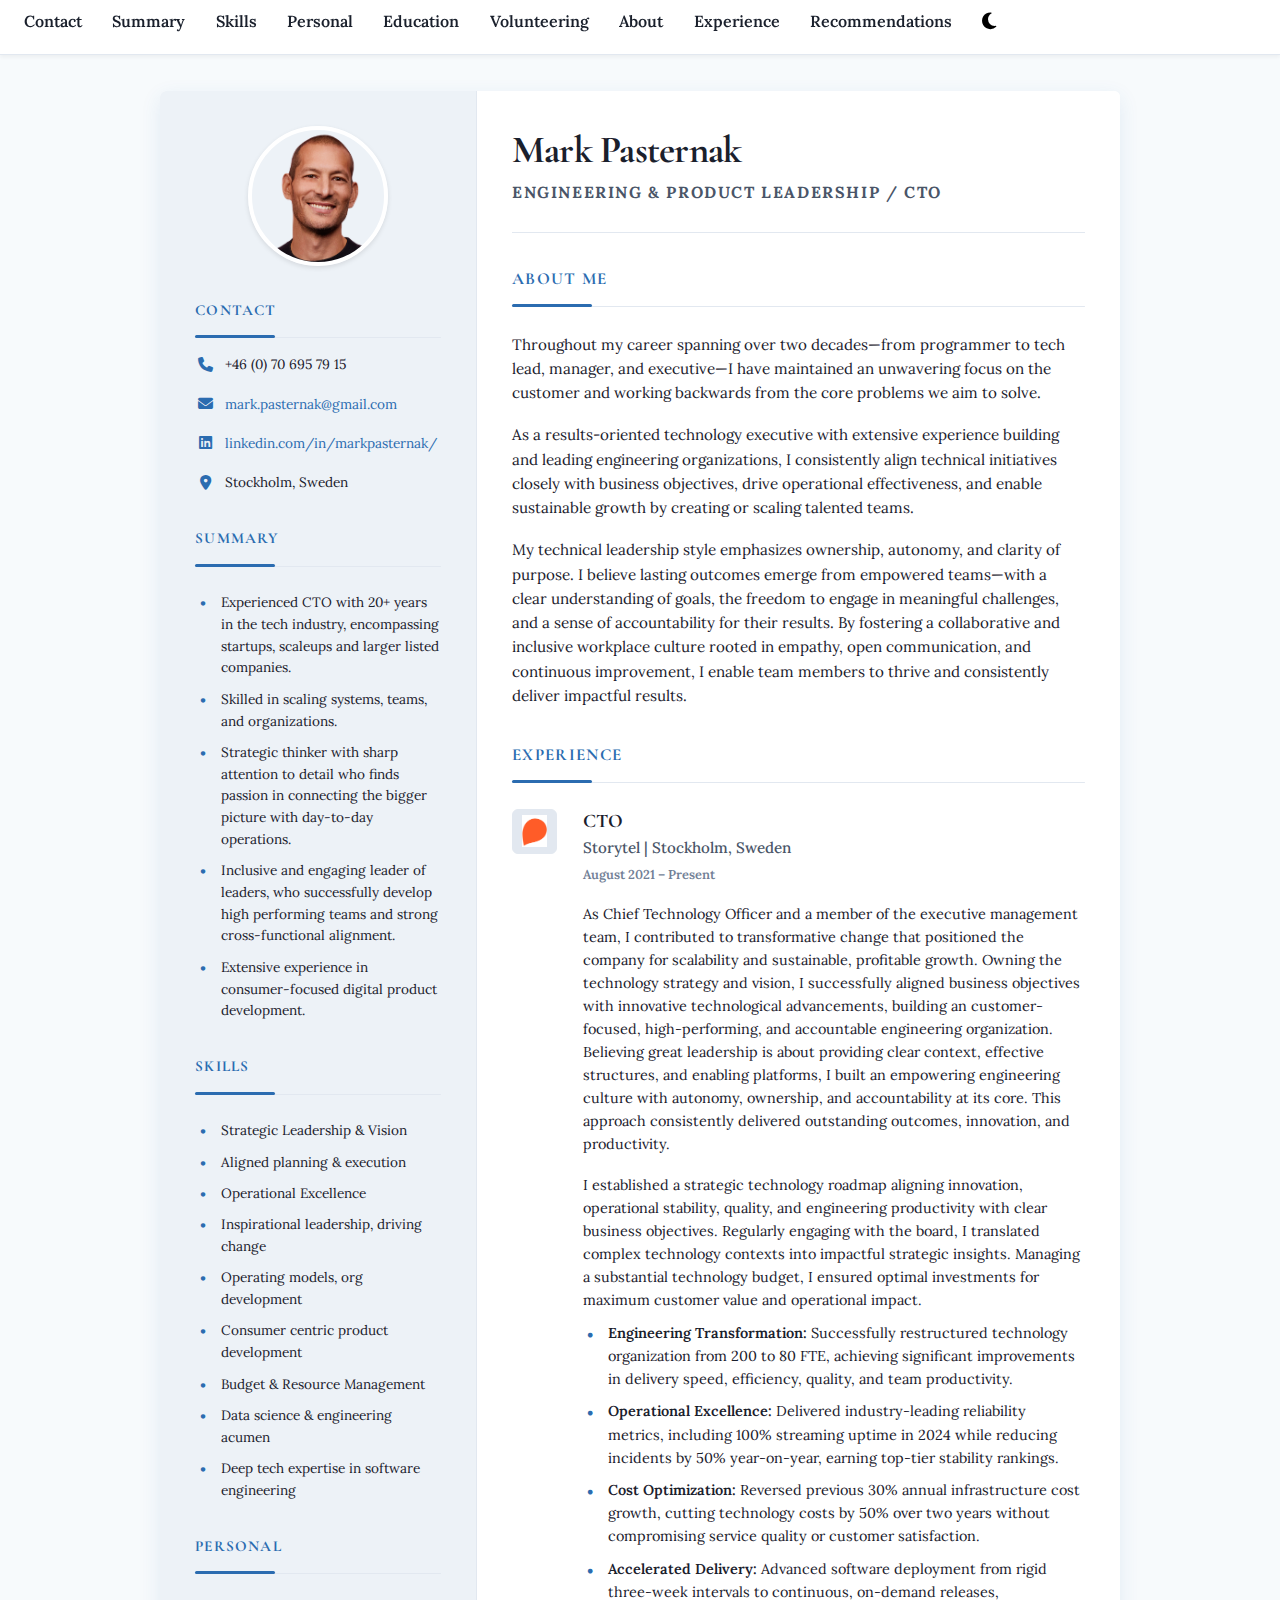
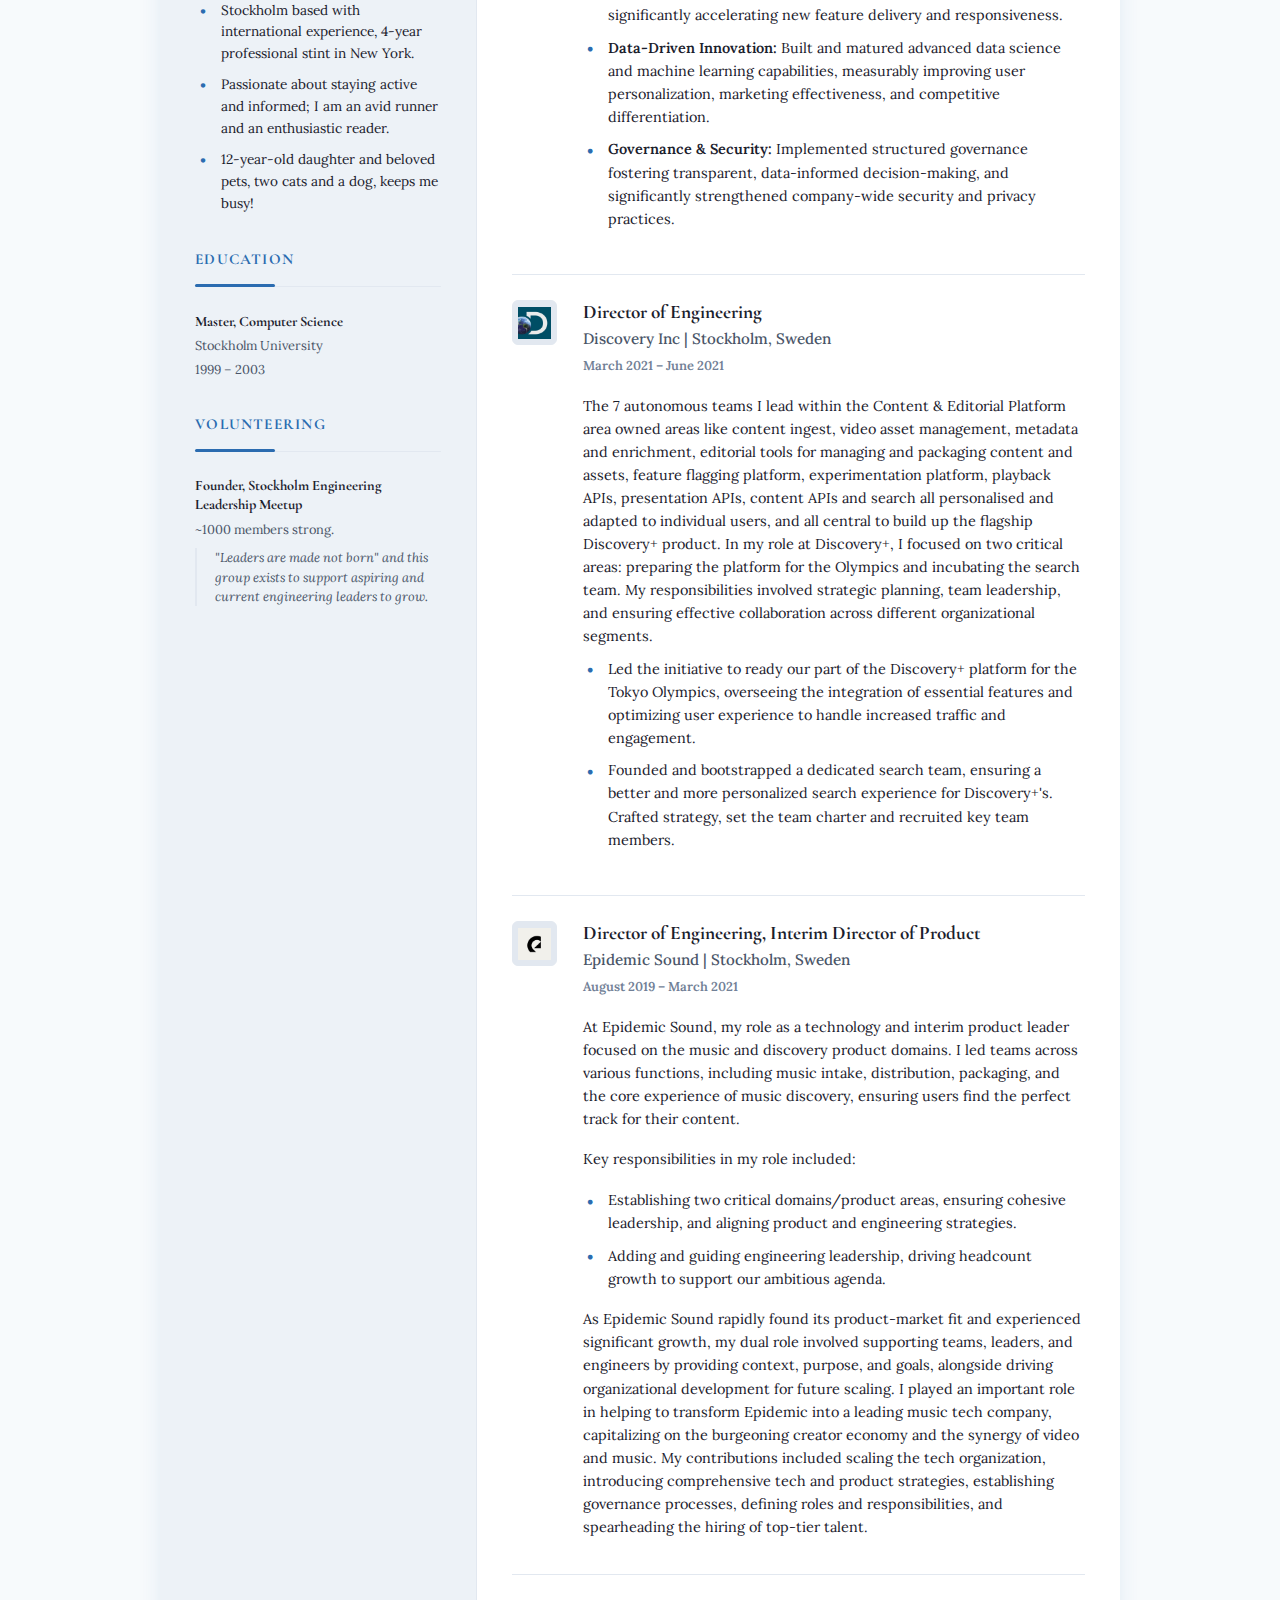
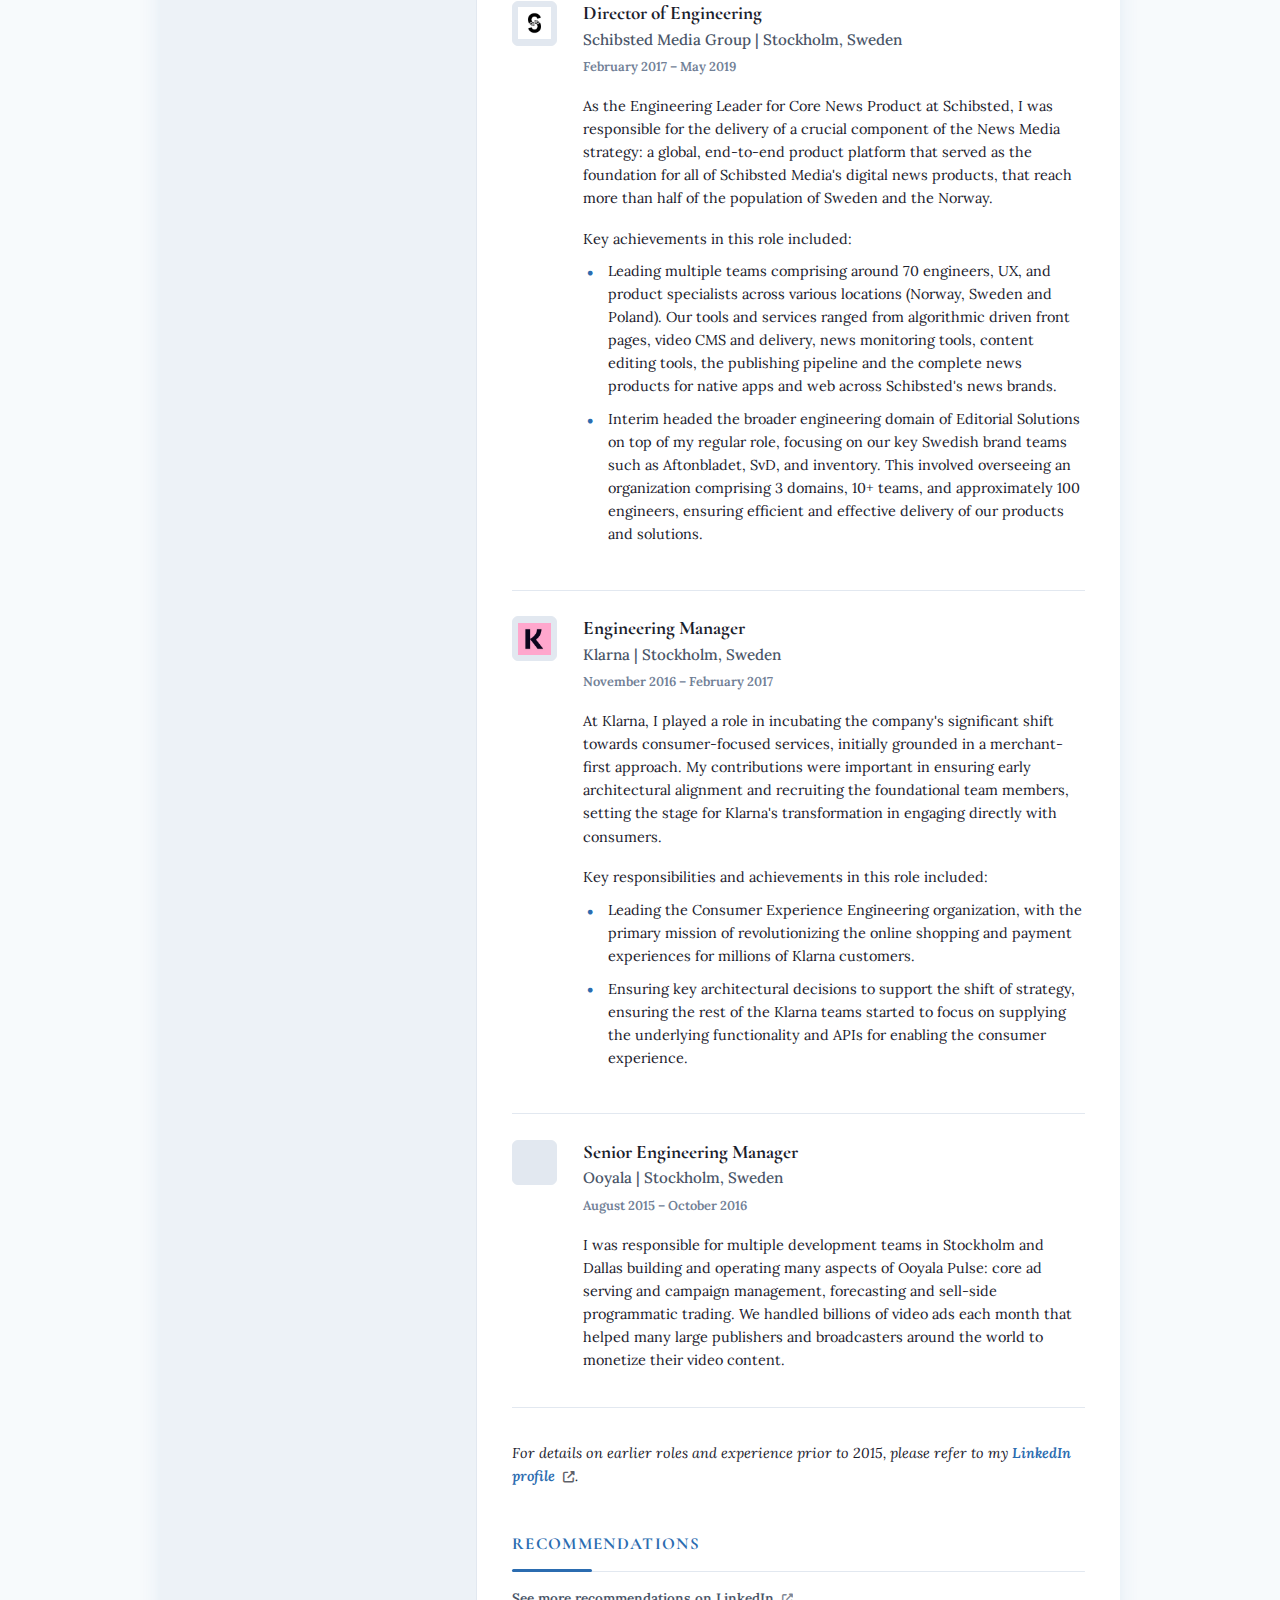
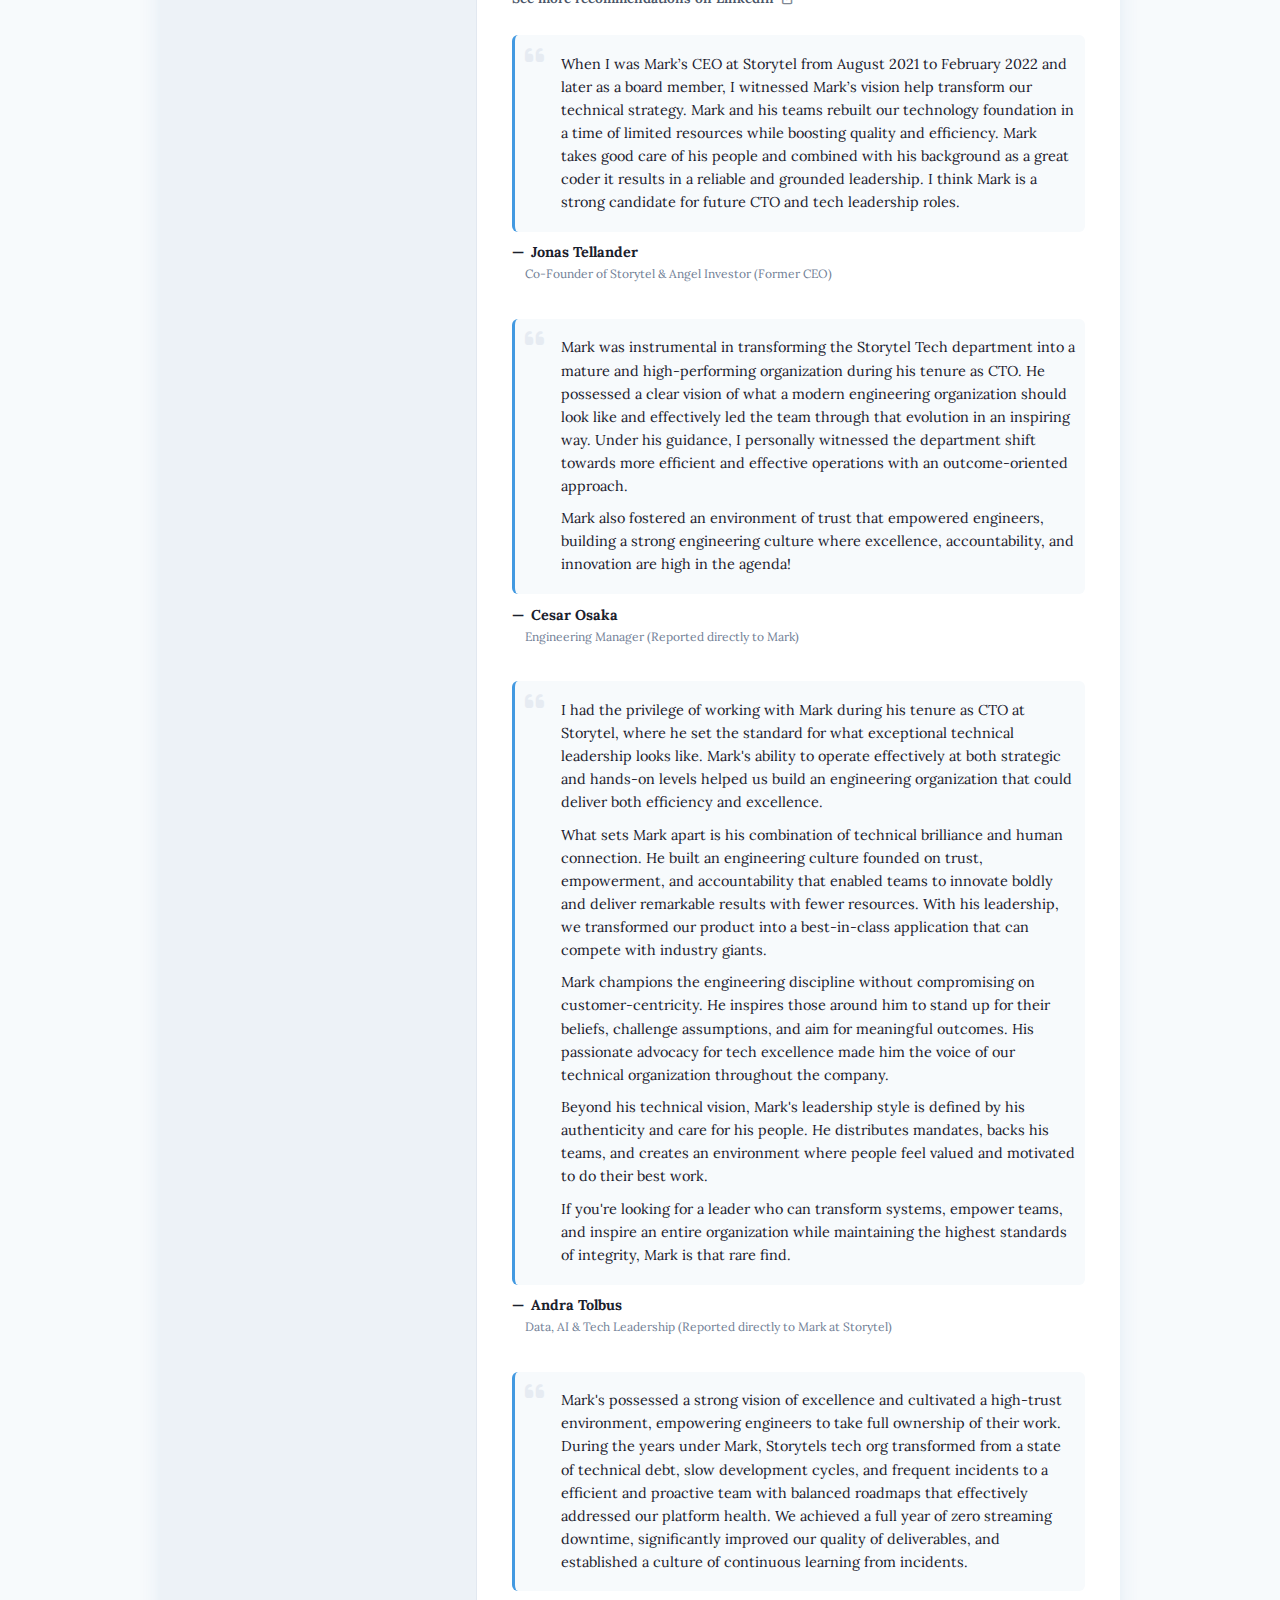
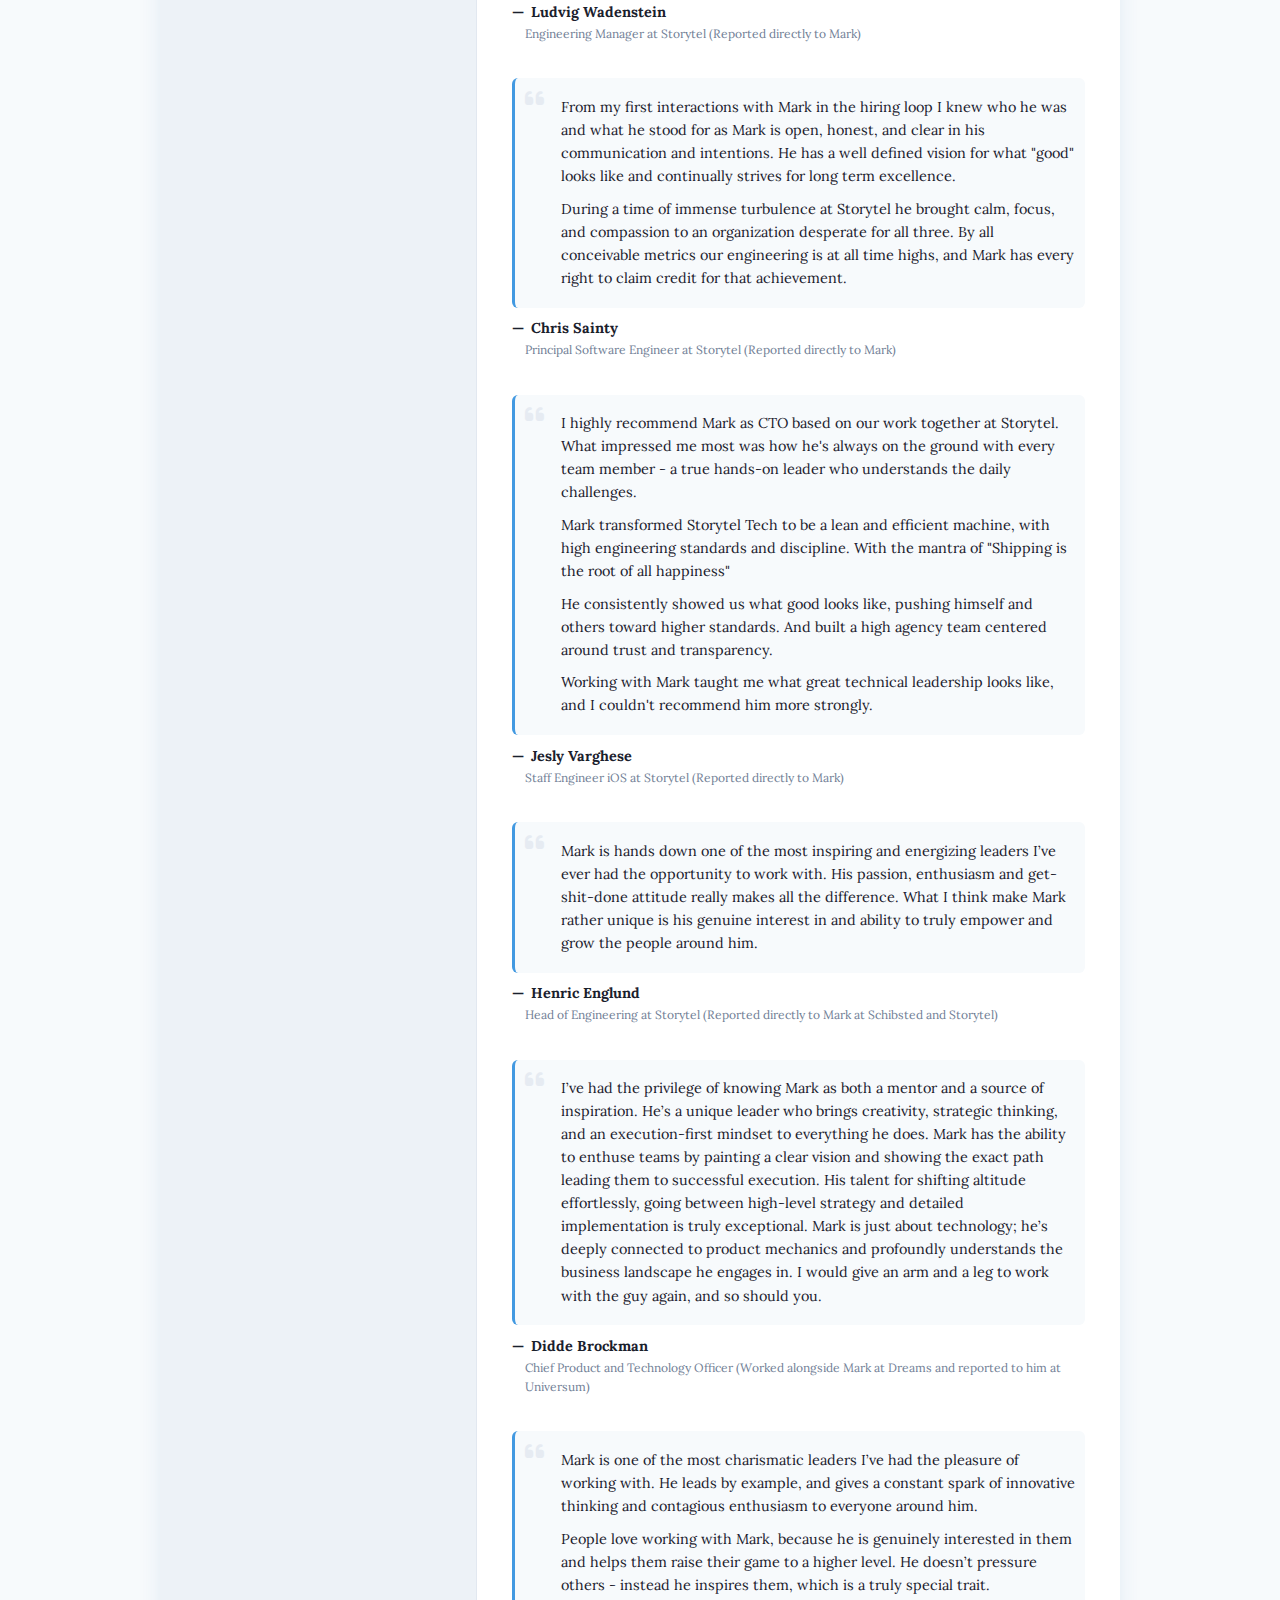
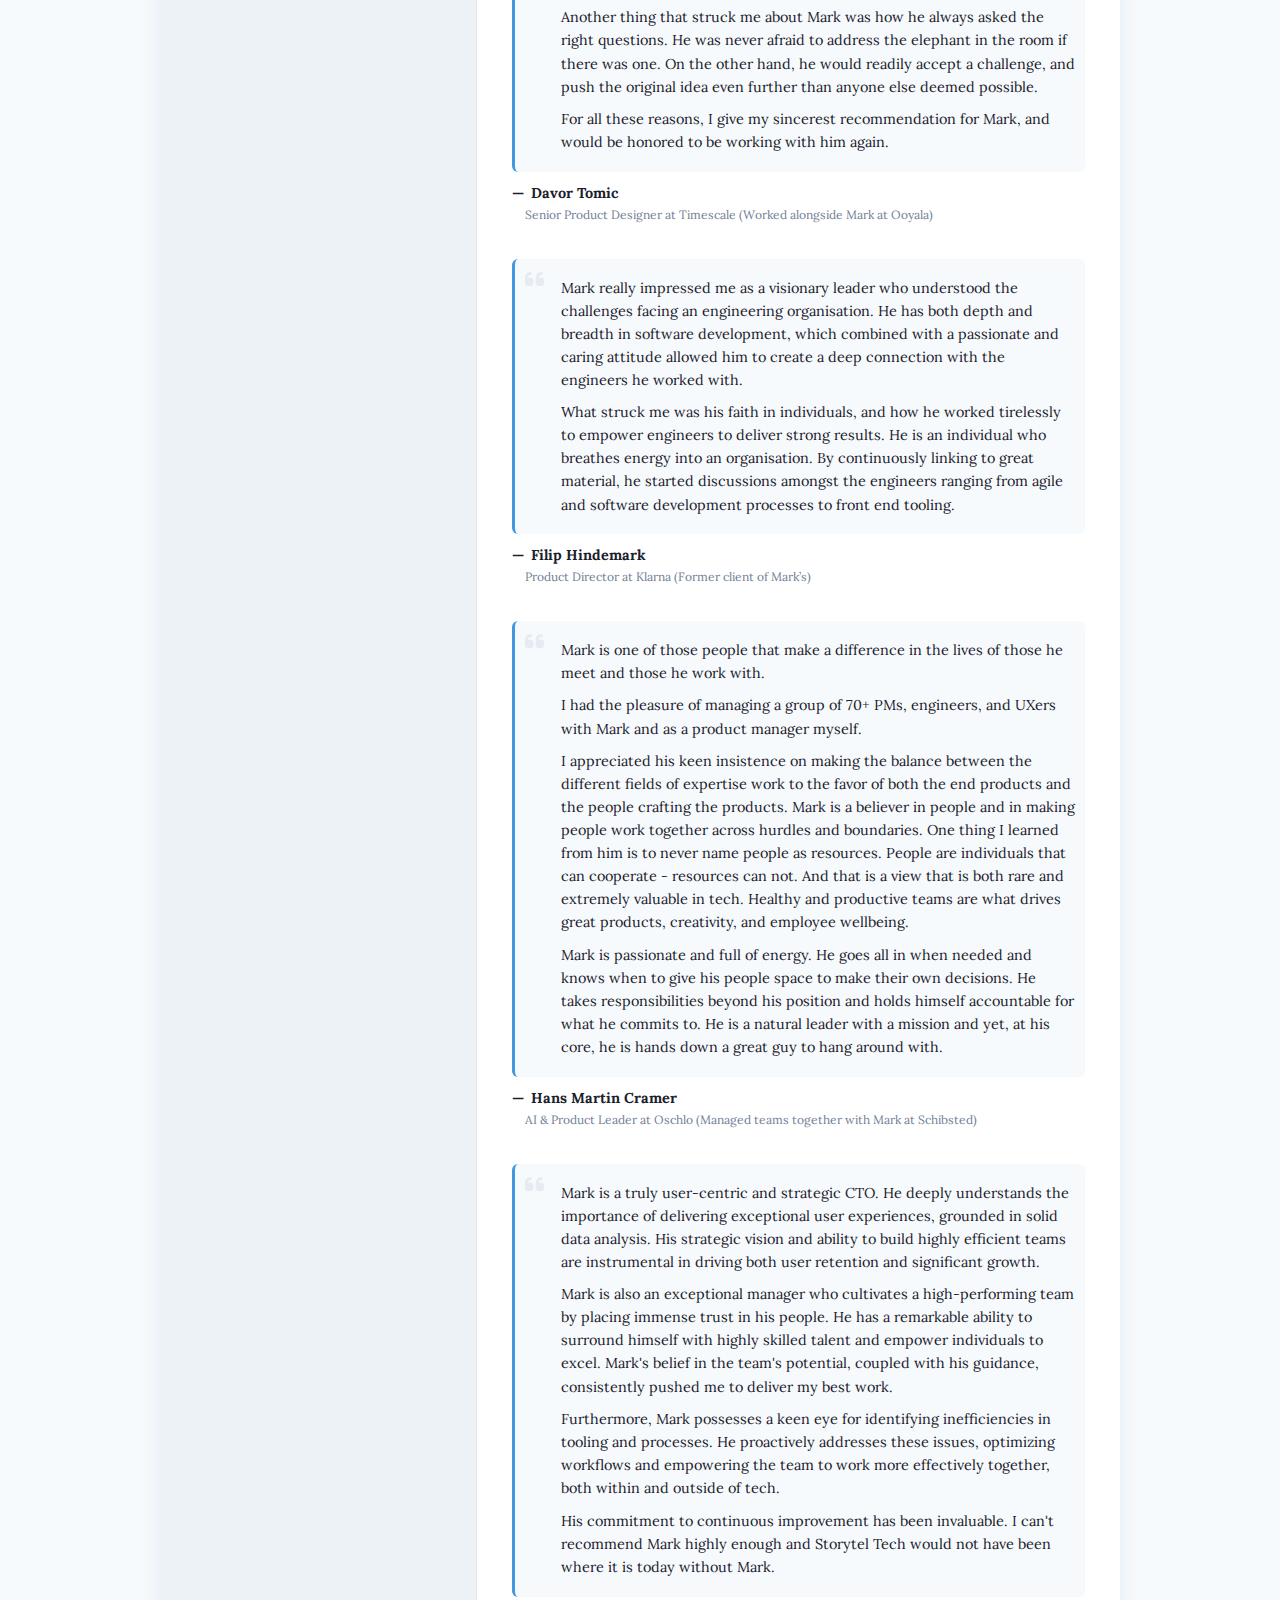
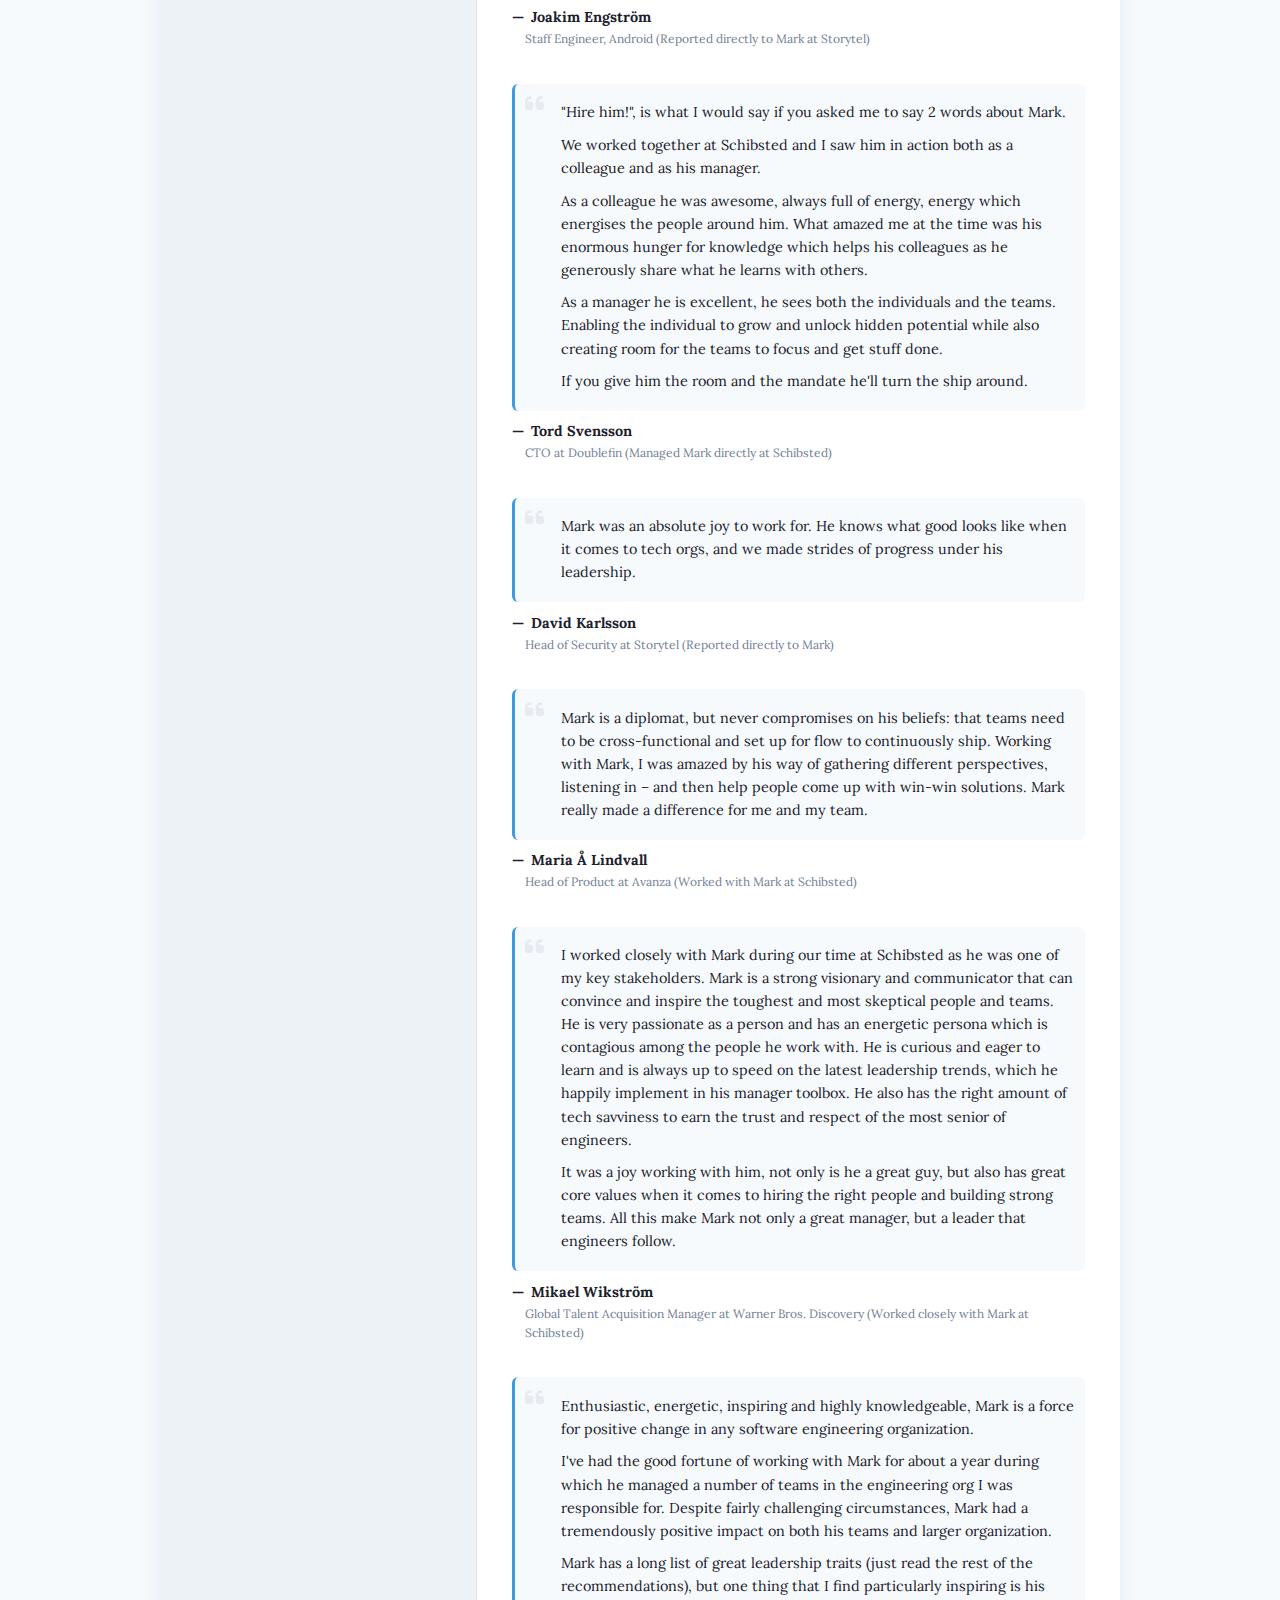
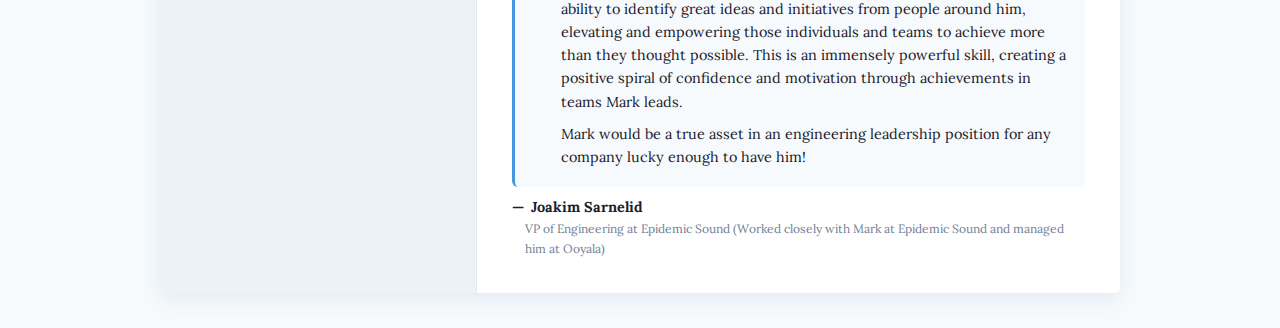
<file: index.html>
<!DOCTYPE html>
<html lang="en">
<head>
  <meta charset="UTF-8" />
  <meta name="viewport" content="width=device-width, initial-scale=1.0"/>
  <title>Mark Pasternak - CTO / Engineering & Product Leadership</title>
  
  <!-- Favicon & Fonts -->
  <link
    rel="icon"
    href="data:image/svg+xml,<svg xmlns='http://www.w3.org/2000/svg' viewBox='0 0 100 100'><circle cx='50' cy='50' r='50' fill='%23edf2f7'/><text x='50' y='50' text-anchor='middle' dy='.35em' font-size='60' font-family='sans-serif' font-weight='bold' fill='%232b6cb0'>MP</text></svg>"
    type="image/svg+xml"
  />
  <link rel="preconnect" href="https://fonts.googleapis.com" />
  <link rel="preconnect" href="https://fonts.gstatic.com" crossorigin />
  <link
    href="https://fonts.googleapis.com/css2?family=Cormorant+Garamond:wght@400;600;700&family=Lora:wght@400;600;700&display=swap"
    rel="stylesheet"
  />
  <link
    rel="stylesheet"
    href="https://cdnjs.cloudflare.com/ajax/libs/font-awesome/6.5.1/css/all.min.css"
  />

  <!-- Refactored, Simpler CSS -->
  <link rel="stylesheet" href="styles.css" />
</head>
<body>
  <div id="scroll-progress"></div>
  <nav class="cv-navbar" role="navigation" aria-label="Main navigation">
    <ul class="cv-navbar__list">
      <li><a href="#contact">Contact</a></li>
      <li><a href="#summary">Summary</a></li>
      <li><a href="#skills">Skills</a></li>
      <li><a href="#personal">Personal</a></li>
      <li><a href="#education">Education</a></li>
      <li><a href="#volunteering">Volunteering</a></li>
      <li><a href="#about">About</a></li>
      <li><a href="#experience">Experience</a></li>
      <li><a href="#recommendations">Recommendations</a></li>
      <li>
        <button id="theme-toggle" aria-label="Switch to dark mode">
          <i class="fas fa-moon"></i>
        </button>
      </li>
    </ul>
    <button id="menu-toggle" aria-label="Toggle menu" class="hamburger">
      <i class="fas fa-bars"></i>
    </button>
  </nav>

  <main class="cv-container" role="main">
    
    <!-- LEFT COLUMN -->
    <div class="left-column">
      <img
        src="img/profile2.png"
        alt="Mark Pasternak Profile Picture"
        class="profile-image"
        title="Mark Pasternak Profile Picture"
        loading="lazy"
        onerror="this.onerror=null; this.src='https://placehold.co/140x140/edf2f7/2b6cb0?text=MP'; this.alt='Placeholder Profile Picture';"
      />

      <section id="contact" class="fade-in">
        <h3>Contact</h3>
        <ul>
          <li>
            <i class="fas fa-phone" aria-hidden="true"></i>
            +46 (0) 70 695 79 15
          </li>
          <li>
            <i class="fas fa-envelope" aria-hidden="true"></i>
            <a href="mailto:mark.pasternak@gmail.com">mark.pasternak@gmail.com</a>
          </li>
          <li>
            <i class="fab fa-linkedin" aria-hidden="true"></i>
            <a
              href="https://linkedin.com/in/markpasternak/"
              target="_blank"
              rel="noopener noreferrer"
            >
              linkedin.com/in/markpasternak/
            </a>
          </li>
          <li>
            <i class="fas fa-map-marker-alt" aria-hidden="true"></i>
            Stockholm, Sweden
          </li>
        </ul>
      </section>

      <section id="summary" class="fade-in">
        <h3>Summary</h3>
        <ul class="bullet-list">
          <li>
            Experienced CTO with 20+ years in the tech industry, encompassing startups, scaleups
            and larger listed companies.
          </li>
          <li>Skilled in scaling systems, teams, and organizations.</li>
          <li>
            Strategic thinker with sharp attention to detail who finds passion in connecting
            the bigger picture with day-to-day operations.
          </li>
          <li>
            Inclusive and engaging leader of leaders, who successfully develop high performing
            teams and strong cross-functional alignment.
          </li>
          <li>Extensive experience in consumer-focused digital product development.</li>
        </ul>
      </section>

      <section id="skills" class="fade-in">
        <h3>Skills</h3>
        <ul class="bullet-list">
          <li>Strategic Leadership & Vision</li>
          <li>Aligned planning & execution</li>
          <li>Operational Excellence</li>
          <li>Inspirational leadership, driving change</li>
          <li>Operating models, org development</li>
          <li>Consumer centric product development</li>
          <li>Budget & Resource Management</li>
          <li>Data science & engineering acumen</li>
          <li>Deep tech expertise in software engineering</li>
        </ul>
      </section>

      <section id="personal" class="fade-in">
        <h3>Personal</h3>
        <ul class="bullet-list">
          <li>
            Stockholm based with international experience, 4-year professional stint in New York.
          </li>
          <li>
            Passionate about staying active and informed; I am an avid runner and an
            enthusiastic reader.
          </li>
          <li>
            12-year-old daughter and beloved pets, two cats and a dog, keeps me busy!
          </li>
        </ul>
      </section>

      <section id="education" class="fade-in">
        <h3>Education</h3>
        <div class="education-item">
          <h4>Master, Computer Science</h4>
          <p>Stockholm University</p>
          <p>1999 – 2003</p>
        </div>
      </section>

      <section id="volunteering" class="fade-in">
        <h3>Volunteering</h3>
        <div class="volunteering-item">
          <h4>Founder, Stockholm Engineering Leadership Meetup</h4>
          <p>~1000 members strong.</p>
          <p class="quote">
            "Leaders are made not born" and this group exists to support aspiring and
            current engineering leaders to grow.
          </p>
        </div>
      </section>
    </div>
    <!-- END LEFT COLUMN -->


    <!-- RIGHT COLUMN -->
    <div class="right-column">
      <header>
        <h2>Mark Pasternak</h2>
        <p class="title">Engineering & Product Leadership / CTO</p>
      </header>

      <section id="about" class="about-section fade-in">
        <h3>About Me</h3>
        <p>
          Throughout my career spanning over two decades—from programmer to tech lead,
          manager, and executive—I have maintained an unwavering focus on the customer and
          working backwards from the core problems we aim to solve.
        </p>
        <p>
          As a results-oriented technology executive with extensive experience building and
          leading engineering organizations, I consistently align technical initiatives
          closely with business objectives, drive operational effectiveness, and enable
          sustainable growth by creating or scaling talented teams.
        </p>
        <p>
          My technical leadership style emphasizes ownership, autonomy, and clarity of
          purpose. I believe lasting outcomes emerge from empowered teams—with a clear
          understanding of goals, the freedom to engage in meaningful challenges, and a sense
          of accountability for their results. By fostering a collaborative and inclusive
          workplace culture rooted in empathy, open communication, and continuous
          improvement, I enable team members to thrive and consistently deliver impactful
          results.
        </p>
      </section>

      <section id="experience" class="fade-in">
        <h3>Experience</h3>
        <div id="experience-content">
        <div class="experience-entry">
          <span class="logo-placeholder" title="Storytel">
            <img
              src="img/2storytel_logo.png"
              alt="Storytel Logo"
              loading="lazy"
              onerror="this.onerror=null; this.src='https://placehold.co/45x45/e9ecef/a0aec0?text=S'; this.alt='Storytel Logo Placeholder';"
            />
          </span>
          <div class="experience-details">
            <h4>CTO</h4>
            <p class="company-location">Storytel | Stockholm, Sweden</p>
            <p class="dates">August 2021 – Present</p>
            <p>
              As Chief Technology Officer and a member of the executive management team,
              I contributed to transformative change that positioned the company for
              scalability and sustainable, profitable growth. Owning the technology
              strategy and vision, I successfully aligned business objectives with
              innovative technological advancements, building an customer-focused,
              high-performing, and accountable engineering organization. Believing great
              leadership is about providing clear context, effective structures, and
              enabling platforms, I built an empowering engineering culture with autonomy,
              ownership, and accountability at its core. This approach consistently
              delivered outstanding outcomes, innovation, and productivity.
            </p>
            <p>
              I established a strategic technology roadmap aligning innovation, operational
              stability, quality, and engineering productivity with clear business
              objectives. Regularly engaging with the board, I translated complex
              technology contexts into impactful strategic insights. Managing a substantial
              technology budget, I ensured optimal investments for maximum customer value
              and operational impact.
            </p>
            <ul>
              <li>
                <strong>Engineering Transformation:</strong> Successfully restructured
                technology organization from 200 to 80 FTE, achieving significant
                improvements in delivery speed, efficiency, quality, and team
                productivity.
              </li>
              <li>
                <strong>Operational Excellence:</strong> Delivered industry-leading
                reliability metrics, including 100% streaming uptime in 2024 while
                reducing incidents by 50% year-on-year, earning top-tier stability
                rankings.
              </li>
              <li>
                <strong>Cost Optimization:</strong> Reversed previous 30% annual
                infrastructure cost growth, cutting technology costs by 50% over two
                years without compromising service quality or customer satisfaction.
              </li>
              <li>
                <strong>Accelerated Delivery:</strong> Advanced software deployment from
                rigid three-week intervals to continuous, on-demand releases,
                significantly accelerating new feature delivery and responsiveness.
              </li>
              <li>
                <strong>Data-Driven Innovation:</strong> Built and matured advanced data
                science and machine learning capabilities, measurably improving user
                personalization, marketing effectiveness, and competitive
                differentiation.
              </li>
              <li>
                <strong>Governance &amp; Security:</strong> Implemented structured governance
                fostering transparent, data-informed decision-making, and significantly
                strengthened company-wide security and privacy practices.
              </li>
            </ul>
          </div>
        </div>

        <div class="experience-entry">
          <span class="logo-placeholder" title="Discovery Inc">
            <img
              src="img/discoveryinc_logo.jpeg"
              alt="Discovery Inc Logo"
              loading="lazy"
              onerror="this.onerror=null; this.src='https://placehold.co/45x45/e9ecef/a0aec0?text=D'; this.alt='Discovery Inc Logo Placeholder';"
            />
          </span>
          <div class="experience-details">
            <h4>Director of Engineering</h4>
            <p class="company-location">Discovery Inc | Stockholm, Sweden</p>
            <p class="dates">March 2021 – June 2021</p>
            <p>
              The 7 autonomous teams I lead within the Content &amp; Editorial Platform area
              owned areas like content ingest, video asset management, metadata and
              enrichment, editorial tools for managing and packaging content and assets,
              feature flagging platform, experimentation platform, playback APIs,
              presentation APIs, content APIs and search all personalised and adapted
              to individual users, and all central to build up the flagship Discovery+
              product. In my role at Discovery+, I focused on two critical areas:
              preparing the platform for the Olympics and incubating the search team.
              My responsibilities involved strategic planning, team leadership,
              and ensuring effective collaboration across different organizational
              segments.
            </p>
            <ul>
              <li>
                Led the initiative to ready our part of the Discovery+ platform for the
                Tokyo Olympics, overseeing the integration of essential features and
                optimizing user experience to handle increased traffic and engagement.
              </li>
              <li>
                Founded and bootstrapped a dedicated search team, ensuring a better and
                more personalized search experience for Discovery+'s. Crafted strategy,
                set the team charter and recruited key team members.
              </li>
            </ul>
          </div>
        </div>

        <div class="experience-entry">
          <span class="logo-placeholder" title="Epidemic Sound">
            <img
              src="img/epidemic_sound_logo.jpeg"
              alt="Epidemic Sound Logo"
              loading="lazy"
              onerror="this.onerror=null; this.src='https://placehold.co/45x45/e9ecef/a0aec0?text=E'; this.alt='Epidemic Sound Logo Placeholder';"
            />
          </span>
          <div class="experience-details">
            <h4>Director of Engineering, Interim Director of Product</h4>
            <p class="company-location">Epidemic Sound | Stockholm, Sweden</p>
            <p class="dates">August 2019 – March 2021</p>
            <p>
              At Epidemic Sound, my role as a technology and interim product leader focused
              on the music and discovery product domains. I led teams across various
              functions, including music intake, distribution, packaging, and the core
              experience of music discovery, ensuring users find the perfect track for
              their content.
            </p>
            <p>Key responsibilities in my role included:</p>
            <ul>
              <li>
                Establishing two critical domains/product areas, ensuring cohesive
                leadership, and aligning product and engineering strategies.
              </li>
              <li>
                Adding and guiding engineering leadership, driving headcount growth to
                support our ambitious agenda.
              </li>
            </ul>
            <p>
              As Epidemic Sound rapidly found its product-market fit and experienced
              significant growth, my dual role involved supporting teams, leaders, and
              engineers by providing context, purpose, and goals, alongside driving
              organizational development for future scaling. I played an important role
              in helping to transform Epidemic into a leading music tech company,
              capitalizing on the burgeoning creator economy and the synergy of video and
              music. My contributions included scaling the tech organization, introducing
              comprehensive tech and product strategies, establishing governance
              processes, defining roles and responsibilities, and spearheading the hiring
              of top-tier talent.
            </p>
          </div>
        </div>

        <div class="experience-entry">
          <span class="logo-placeholder" title="Schibsted">
            <img
              src="img/schibsted_asa_logo.jpeg"
              alt="Schibsted Logo"
              loading="lazy"
              onerror="this.onerror=null; this.src='https://placehold.co/45x45/e9ecef/a0aec0?text=S'; this.alt='Schibsted Logo Placeholder';"
            />
          </span>
          <div class="experience-details">
            <h4>Director of Engineering</h4>
            <p class="company-location">Schibsted Media Group | Stockholm, Sweden</p>
            <p class="dates">February 2017 – May 2019</p>
            <p>
              As the Engineering Leader for Core News Product at Schibsted, I was
              responsible for the delivery of a crucial component of the News Media
              strategy: a global, end-to-end product platform that served as the
              foundation for all of Schibsted Media's digital news products, that reach
              more than half of the population of Sweden and the Norway.
            </p>
            <p>Key achievements in this role included:</p>
            <ul>
              <li>
                Leading multiple teams comprising around 70 engineers, UX, and product
                specialists across various locations (Norway, Sweden and Poland). Our
                tools and services ranged from algorithmic driven front pages, video CMS
                and delivery, news monitoring tools, content editing tools, the publishing
                pipeline and the complete news products for native apps and web across
                Schibsted's news brands.
              </li>
              <li>
                Interim headed the broader engineering domain of Editorial Solutions on
                top of my regular role, focusing on our key Swedish brand teams such as
                Aftonbladet, SvD, and inventory. This involved overseeing an organization
                comprising 3 domains, 10+ teams, and approximately 100 engineers,
                ensuring efficient and effective delivery of our products and solutions.
              </li>
            </ul>
          </div>
        </div>

        <div class="experience-entry">
          <span class="logo-placeholder" title="Klarna">
            <img
              src="img/klarna_logo.jpeg"
              alt="Klarna Logo"
              loading="lazy"
              onerror="this.onerror=null; this.src='https://placehold.co/45x45/e9ecef/a0aec0?text=K'; this.alt='Klarna Logo Placeholder';"
            />
          </span>
          <div class="experience-details">
            <h4>Engineering Manager</h4>
            <p class="company-location">Klarna | Stockholm, Sweden</p>
            <p class="dates">November 2016 – February 2017</p>
            <p>
              At Klarna, I played a role in incubating the company's significant shift
              towards consumer-focused services, initially grounded in a merchant-first
              approach. My contributions were important in ensuring early architectural
              alignment and recruiting the foundational team members, setting the stage
              for Klarna's transformation in engaging directly with consumers.
            </p>
            <p>Key responsibilities and achievements in this role included:</p>
            <ul>
              <li>
                Leading the Consumer Experience Engineering organization, with the
                primary mission of revolutionizing the online shopping and payment
                experiences for millions of Klarna customers.
              </li>
              <li>
                Ensuring key architectural decisions to support the shift of strategy,
                ensuring the rest of the Klarna teams started to focus on supplying
                the underlying functionality and APIs for enabling the consumer
                experience.
              </li>
            </ul>
          </div>
        </div>

        <div class="experience-entry">
          <span class="logo-placeholder" title="Ooyala">
            <img
              src="img/ooyala_logo.jpeg"
              alt="Ooyala Logo"
              loading="lazy"
              onerror="this.onerror=null; this.src='https://placehold.co/45x45/e9ecef/a0aec0?text=O'; this.alt='Ooyala Logo Placeholder';"
            />
          </span>
          <div class="experience-details">
            <h4>Senior Engineering Manager</h4>
            <p class="company-location">Ooyala | Stockholm, Sweden</p>
            <p class="dates">August 2015 – October 2016</p>
            <p>
              I was responsible for multiple development teams in Stockholm and Dallas
              building and operating many aspects of Ooyala Pulse: core ad serving and
              campaign management, forecasting and sell-side programmatic trading. We
              handled billions of video ads each month that helped many large publishers
              and broadcasters around the world to monetize their video content.
            </p>
          </div>
        </div>

        <div class="experience-entry">
          <div class="experience-details" style="width: 100%;">
            <p class="previous-experience-link">
              For details on earlier roles and experience prior to 2015, please refer to my
              <a
                href="https://www.linkedin.com/in/markpasternak/"
                target="_blank"
                rel="noopener noreferrer"
              >
                LinkedIn profile
              </a>
              <i class="fas fa-external-link-alt" aria-hidden="true"></i>.
            </p>
          </div>
        </div>
        </div>
      </section>

      <section id="recommendations" class="recommendations-section fade-in">
        <h3>Recommendations</h3>
        <div id="recommendations-content">
        <p class="linkedin-recommendations-link">
          <a
            href="https://se.linkedin.com/in/markpasternak"
            target="_blank"
            rel="noopener noreferrer"
          >
            See more recommendations on LinkedIn
            <i class="fas fa-external-link-alt" aria-hidden="true"></i>
          </a>
        </p>

        <div class="recommendation-item">
          <blockquote>
            <p>
              When I was Mark’s CEO at Storytel from August 2021 to February 2022
              and later as a board member, I witnessed Mark’s vision help transform
              our technical strategy. Mark and his teams rebuilt our technology foundation
              in a time of limited resources while boosting quality and efficiency. Mark
              takes good care of his people and combined with his background as a great
              coder it results in a reliable and grounded leadership. I think Mark is a
              strong candidate for future CTO and tech leadership roles.
            </p>
          </blockquote>
          <p class="ref-author">Jonas Tellander</p>
          <p class="ref-title">Co-Founder of Storytel & Angel Investor (Former CEO)</p>
        </div>

        <div class="recommendation-item">
          <blockquote>
            <p>
              Mark was instrumental in transforming the Storytel Tech department into a mature and high-performing organization during his tenure as CTO. He possessed a clear vision of what a modern engineering organization should look like and effectively led the team through that evolution in an inspiring way. Under his guidance, I personally witnessed the department shift towards more efficient and effective operations with an outcome-oriented approach.
            </p>
            <p>
              Mark also fostered an environment of trust that empowered engineers, building a strong engineering culture where excellence, accountability, and innovation are high in the agenda!
            </p>
          </blockquote>
          <p class="ref-author">Cesar Osaka</p>
          <p class="ref-title">Engineering Manager (Reported directly to Mark)</p>
        </div>

        <div class="recommendation-item">
          <blockquote>
            <p>
              I had the privilege of working with Mark during his tenure as CTO at
              Storytel, where he set the standard for what exceptional technical
              leadership looks like. Mark's ability to operate effectively at both
              strategic and hands-on levels helped us build an engineering organization
              that could deliver both efficiency and excellence.
            </p>
            <p>
              What sets Mark apart is his combination of technical brilliance and
              human connection. He built an engineering culture founded on trust,
              empowerment, and accountability that enabled teams to innovate boldly and
              deliver remarkable results with fewer resources. With his leadership, we
              transformed our product into a best-in-class application that can compete
              with industry giants.
            </p>
            <p>
              Mark champions the engineering discipline without compromising on
              customer-centricity. He inspires those around him to stand up for their
              beliefs, challenge assumptions, and aim for meaningful outcomes. His
              passionate advocacy for tech excellence made him the voice of our technical
              organization throughout the company.
            </p>
            <p>
              Beyond his technical vision, Mark's leadership style is defined by his
              authenticity and care for his people. He distributes mandates, backs his
              teams, and creates an environment where people feel valued and motivated
              to do their best work.
            </p>
            <p>
              If you're looking for a leader who can transform systems, empower teams,
              and inspire an entire organization while maintaining the highest standards
              of integrity, Mark is that rare find.
            </p>
          </blockquote>
          <p class="ref-author">Andra Tolbus</p>
          <p class="ref-title">Data, AI & Tech Leadership (Reported directly to Mark at Storytel)</p>
        </div>

        <div class="recommendation-item">
          <blockquote>
            <p>
              Mark's possessed a strong vision of excellence and cultivated a high-trust
              environment, empowering engineers to take full ownership of their work.
              During the years under Mark, Storytels tech org transformed from a state
              of technical debt, slow development cycles, and frequent incidents to a
              efficient and proactive team with balanced roadmaps that effectively
              addressed our platform health. We achieved a full year of zero streaming
              downtime, significantly improved our quality of deliverables, and
              established a culture of continuous learning from incidents.
            </p>
          </blockquote>
          <p class="ref-author">Ludvig Wadenstein</p>
          <p class="ref-title">Engineering Manager at Storytel (Reported directly to Mark)</p>
        </div>

        <div class="recommendation-item">
          <blockquote>
            <p>
              From my first interactions with Mark in the hiring loop I knew who he was and
              what he stood for as Mark is open, honest, and clear in his communication
              and intentions. He has a well defined vision for what "good" looks like and
              continually strives for long term excellence.
            </p>
            <p>
              During a time of immense turbulence at Storytel he brought calm, focus, and
              compassion to an organization desperate for all three. By all conceivable
              metrics our engineering is at all time highs, and Mark has every right to
              claim credit for that achievement.
            </p>
          </blockquote>
          <p class="ref-author">Chris Sainty</p>
          <p class="ref-title">Principal Software Engineer at Storytel (Reported directly to Mark)</p>
        </div>

        <div class="recommendation-item">
          <blockquote>
            <p>
              I highly recommend Mark as CTO based on our work together at Storytel.
              What impressed me most was how he's always on the ground with every team
              member - a true hands-on leader who understands the daily challenges.
            </p>
            <p>
              Mark transformed Storytel Tech to be a lean and efficient machine, with
              high engineering standards and discipline. With the mantra of
              "Shipping is the root of all happiness"
            </p>
            <p>
              He consistently showed us what good looks like, pushing himself and
              others toward higher standards. And built a high agency team centered
              around trust and transparency.
            </p>
            <p>
              Working with Mark taught me what great technical leadership looks like,
              and I couldn't recommend him more strongly.
            </p>
          </blockquote>
          <p class="ref-author">Jesly Varghese</p>
          <p class="ref-title">Staff Engineer iOS at Storytel (Reported directly to Mark)</p>
        </div>

        <div class="recommendation-item">
          <blockquote>
            <p>
              Mark is hands down one of the most inspiring and energizing leaders I’ve
              ever had the opportunity to work with. His passion, enthusiasm and
              get-shit-done attitude really makes all the difference. What I think make
              Mark rather unique is his genuine interest in and ability to truly empower
              and grow the people around him.
            </p>
          </blockquote>
          <p class="ref-author">Henric Englund</p>
          <p class="ref-title">
            Head of Engineering at Storytel (Reported directly to Mark at Schibsted and
            Storytel)
          </p>
        </div>

        <div class="recommendation-item">
          <blockquote>
            <p>
              I’ve had the privilege of knowing Mark as both a mentor and a source of
              inspiration. He’s a unique leader who brings creativity, strategic thinking,
              and an execution-first mindset to everything he does. Mark has the ability
              to enthuse teams by painting a clear vision and showing the exact path
              leading them to successful execution. His talent for shifting altitude
              effortlessly, going between high-level strategy and detailed implementation
              is truly exceptional. Mark is just about technology; he’s deeply connected
              to product mechanics and profoundly understands the business landscape he
              engages in. I would give an arm and a leg to work with the guy again, and
              so should you.
            </p>
          </blockquote>
          <p class="ref-author">Didde Brockman</p>
          <p class="ref-title">
            Chief Product and Technology Officer (Worked alongside Mark at Dreams and
            reported to him at Universum)
          </p>
        </div>

        <div class="recommendation-item">
          <blockquote>
            <p>
              Mark is one of the most charismatic leaders I’ve had the pleasure of
              working with. He leads by example, and gives a constant spark of innovative
              thinking and contagious enthusiasm to everyone around him.
            </p>
            <p>
              People love working with Mark, because he is genuinely interested in them
              and helps them raise their game to a higher level. He doesn’t pressure
              others - instead he inspires them, which is a truly special trait.
            </p>
            <p>
              Another thing that struck me about Mark was how he always asked the right
              questions. He was never afraid to address the elephant in the room if
              there was one. On the other hand, he would readily accept a challenge, and
              push the original idea even further than anyone else deemed possible.
            </p>
            <p>
              For all these reasons, I give my sincerest recommendation for Mark, and
              would be honored to be working with him again.
            </p>
          </blockquote>
          <p class="ref-author">Davor Tomic</p>
          <p class="ref-title">
            Senior Product Designer at Timescale (Worked alongside Mark at Ooyala)
          </p>
        </div>

        <div class="recommendation-item">
          <blockquote>
            <p>
              Mark really impressed me as a visionary leader who understood the challenges
              facing an engineering organisation. He has both depth and breadth in
              software development, which combined with a passionate and caring attitude
              allowed him to create a deep connection with the engineers he worked with.
            </p>
            <p>
              What struck me was his faith in individuals, and how he worked tirelessly
              to empower engineers to deliver strong results. He is an individual who
              breathes energy into an organisation. By continuously linking to great
              material, he started discussions amongst the engineers ranging from agile
              and software development processes to front end tooling.
            </p>
          </blockquote>
          <p class="ref-author">Filip Hindemark</p>
          <p class="ref-title">Product Director at Klarna (Former client of Mark’s)</p>
        </div>

        <div class="recommendation-item">
          <blockquote>
            <p>
              Mark is one of those people that make a difference in the lives of those
              he meet and those he work with.
            </p>
            <p>
              I had the pleasure of managing a group of 70+ PMs, engineers, and UXers
              with Mark and as a product manager myself.
            </p>
            <p>
              I appreciated his keen insistence on making the balance between the
              different fields of expertise work to the favor of both the end products
              and the people crafting the products. Mark is a believer in people and
              in making people work together across hurdles and boundaries. One thing
              I learned from him is to never name people as resources. People are
              individuals that can cooperate - resources can not. And that is a view
              that is both rare and extremely valuable in tech. Healthy and productive
              teams are what drives great products, creativity, and employee wellbeing.
            </p>
            <p>
              Mark is passionate and full of energy. He goes all in when needed and
              knows when to give his people space to make their own decisions. He
              takes responsibilities beyond his position and holds himself accountable
              for what he commits to. He is a natural leader with a mission and yet,
              at his core, he is hands down a great guy to hang around with.
            </p>
          </blockquote>
          <p class="ref-author">Hans Martin Cramer</p>
          <p class="ref-title">
            AI &amp; Product Leader at Oschlo (Managed teams together with Mark at Schibsted)
          </p>
        </div>

        <div class="recommendation-item">
          <blockquote>
            <p>
              Mark is a truly user-centric and strategic CTO.
              He deeply understands the importance of delivering exceptional user
              experiences, grounded in solid data analysis. His strategic vision and
              ability to build highly efficient teams are instrumental in driving both
              user retention and significant growth.
            </p>
            <p>
              Mark is also an exceptional manager who cultivates a high-performing
              team by placing immense trust in his people.
              He has a remarkable ability to surround himself with highly skilled
              talent and empower individuals to excel. Mark's belief in the team's
              potential, coupled with his guidance, consistently pushed me to
              deliver my best work.
            </p>
            <p>
              Furthermore, Mark possesses a keen eye for identifying inefficiencies
              in tooling and processes.
              He proactively addresses these issues, optimizing workflows and
              empowering the team to work more effectively together, both within
              and outside of tech.
            </p>
            <p>
              His commitment to continuous improvement has been invaluable.
              I can't recommend Mark highly enough and Storytel Tech would not have
              been where it is today without Mark.
            </p>
          </blockquote>
          <p class="ref-author">Joakim Engström</p>
          <p class="ref-title">
            Staff Engineer, Android (Reported directly to Mark at Storytel)
          </p>
        </div>

        <div class="recommendation-item">
          <blockquote>
            <p>
              "Hire him!", is what I would say if you asked me to say 2 words about
              Mark.
            </p>
            <p>
              We worked together at Schibsted and I saw him in action both as a
              colleague and as his manager.
            </p>
            <p>
              As a colleague he was awesome, always full of energy, energy which
              energises the people around him. What amazed me at the time was his
              enormous hunger for knowledge which helps his colleagues as he
              generously share what he learns with others.
            </p>
            <p>
              As a manager he is excellent, he sees both the individuals and the
              teams. Enabling the individual to grow and unlock hidden potential
              while also creating room for the teams to focus and get stuff done.
            </p>
            <p>
              If you give him the room and the mandate he'll turn the ship around.
            </p>
          </blockquote>
          <p class="ref-author">Tord Svensson</p>
          <p class="ref-title">CTO at Doublefin (Managed Mark directly at Schibsted)</p>
        </div>

        <div class="recommendation-item">
          <blockquote>
            <p>
              Mark was an absolute joy to work for. He knows what good looks like when it
              comes to tech orgs, and we made strides of progress under his leadership.
            </p>
          </blockquote>
          <p class="ref-author">David Karlsson</p>
          <p class="ref-title">Head of Security at Storytel (Reported directly to Mark)</p>
        </div>

        <div class="recommendation-item">
          <blockquote>
            <p>
              Mark is a diplomat, but never compromises on his beliefs: that teams
              need to be cross-functional and set up for flow to continuously ship.
              Working with Mark, I was amazed by his way of gathering different
              perspectives, listening in – and then help people come up with
              win-win solutions. Mark really made a difference for me and my team.
            </p>
          </blockquote>
          <p class="ref-author">Maria Å Lindvall</p>
          <p class="ref-title">
            Head of Product at Avanza (Worked with Mark at Schibsted)
          </p>
        </div>

        <div class="recommendation-item">
          <blockquote>
            <p>
              I worked closely with Mark during our time at Schibsted as he was one
              of my key stakeholders. Mark is a strong visionary and communicator
              that can convince and inspire the toughest and most skeptical people
              and teams. He is very passionate as a person and has an energetic
              persona which is contagious among the people he work with. He is
              curious and eager to learn and is always up to speed on the latest
              leadership trends, which he happily implement in his manager toolbox.
              He also has the right amount of tech savviness to earn the trust and
              respect of the most senior of engineers.
            </p>
            <p>
              It was a joy working with him, not only is he a great guy, but also
              has great core values when it comes to hiring the right people and
              building strong teams. All this make Mark not only a great manager,
              but a leader that engineers follow.
            </p>
          </blockquote>
          <p class="ref-author">Mikael Wikström</p>
          <p class="ref-title">
            Global Talent Acquisition Manager at Warner Bros. Discovery (Worked closely
            with Mark at Schibsted)
          </p>
        </div>

        <div class="recommendation-item">
          <blockquote>
            <p>
              Enthusiastic, energetic, inspiring and highly knowledgeable, Mark is a
              force for positive change in any software engineering organization.
            </p>
            <p>
              I've had the good fortune of working with Mark for about a year
              during which he managed a number of teams in the engineering org I was
              responsible for. Despite fairly challenging circumstances, Mark had a
              tremendously positive impact on both his teams and larger organization.
            </p>
            <p>
              Mark has a long list of great leadership traits (just read the rest
              of the recommendations), but one thing that I find particularly
              inspiring is his ability to identify great ideas and initiatives from
              people around him, elevating and empowering those individuals and
              teams to achieve more than they thought possible. This is an immensely
              powerful skill, creating a positive spiral of confidence and motivation
              through achievements in teams Mark leads.
            </p>
            <p>
              Mark would be a true asset in an engineering leadership position for
              any company lucky enough to have him!
            </p>
          </blockquote>
          <p class="ref-author">Joakim Sarnelid</p>
          <p class="ref-title">
            VP of Engineering at Epidemic Sound (Worked closely with Mark at Epidemic
            Sound and managed him at Ooyala)
          </p>
        </div>
      </section>
        </div>
    </div>
    <!-- END RIGHT COLUMN -->

  </main>
</body>
<script>
  document.addEventListener('DOMContentLoaded', () => {
    const toggleBtn = document.getElementById('theme-toggle');
    const icon = toggleBtn.querySelector('i');
    const menuToggle = document.getElementById('menu-toggle');
    const navbar = document.querySelector('.cv-navbar');

    function updateThemeIcon() {
      const isDark = document.body.classList.contains('dark-mode');
      if (isDark) {
        icon.classList.remove('fa-moon');
        icon.classList.add('fa-sun');
        toggleBtn.setAttribute('aria-label', 'Switch to light mode');
      } else {
        icon.classList.remove('fa-sun');
        icon.classList.add('fa-moon');
        toggleBtn.setAttribute('aria-label', 'Switch to dark mode');
      }
    }

    toggleBtn.addEventListener('click', () => {
      document.body.classList.toggle('dark-mode');
      updateThemeIcon();
      navbar.classList.remove('open');
    });

    menuToggle.addEventListener('click', () => {
      navbar.classList.toggle('open');
    });

    // Close menu when clicking a link
    document.querySelectorAll('.cv-navbar__list a').forEach(link => {
      link.addEventListener('click', () => {
        navbar.classList.remove('open');
      });
    });

    updateThemeIcon();
  });
</script>
<script>
  window.addEventListener('scroll', () => {
    const scrollTop = window.scrollY;
    const docHeight = document.documentElement.scrollHeight - window.innerHeight;
    const scrolled = (scrollTop / docHeight) * 100;
    document.getElementById('scroll-progress').style.width = scrolled + '%';
  });
</script>
<script>
  const fadeEls = document.querySelectorAll('.fade-in');
  const observer = new IntersectionObserver(entries => {
    entries.forEach(entry => {
      if (entry.isIntersecting) {
        entry.target.classList.add('visible');
        observer.unobserve(entry.target);
      }
    });
  }, { threshold: 0.1 });

  fadeEls.forEach(el => observer.observe(el));
</script>
</html>
</file>
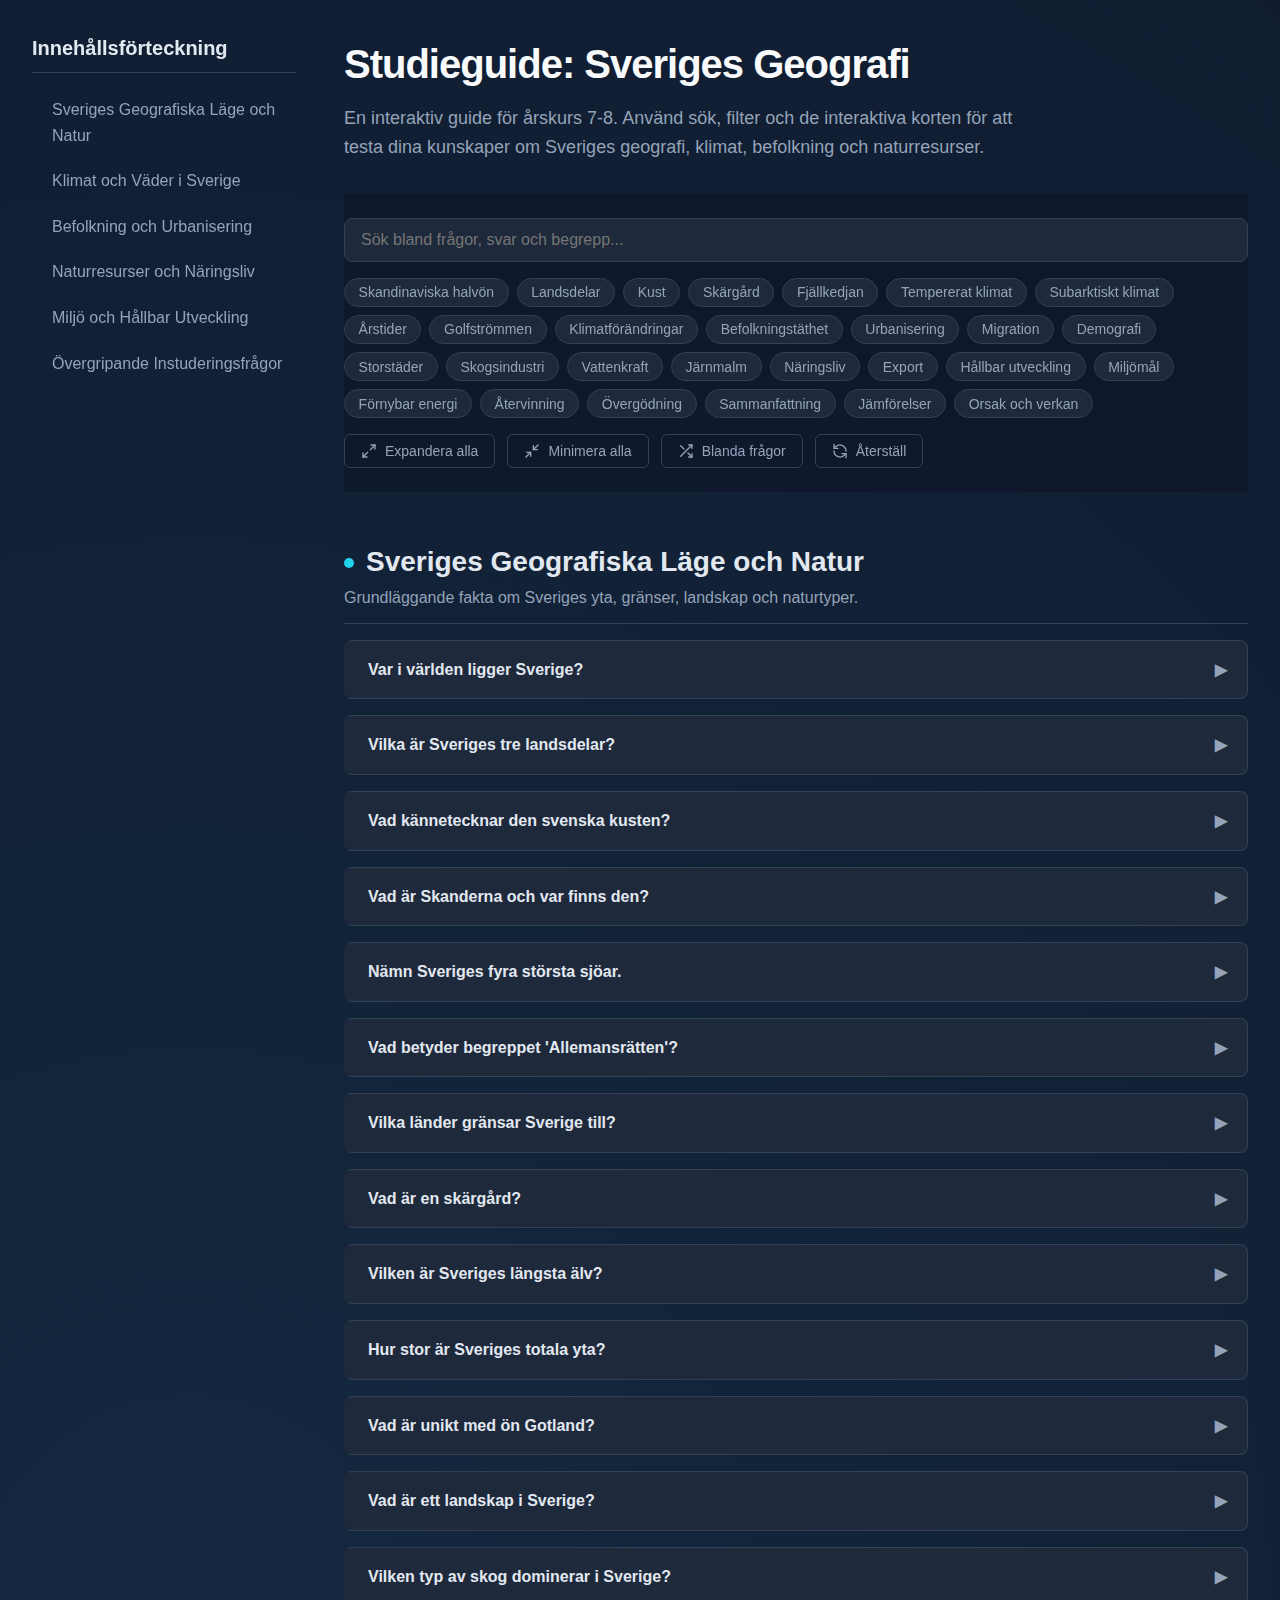
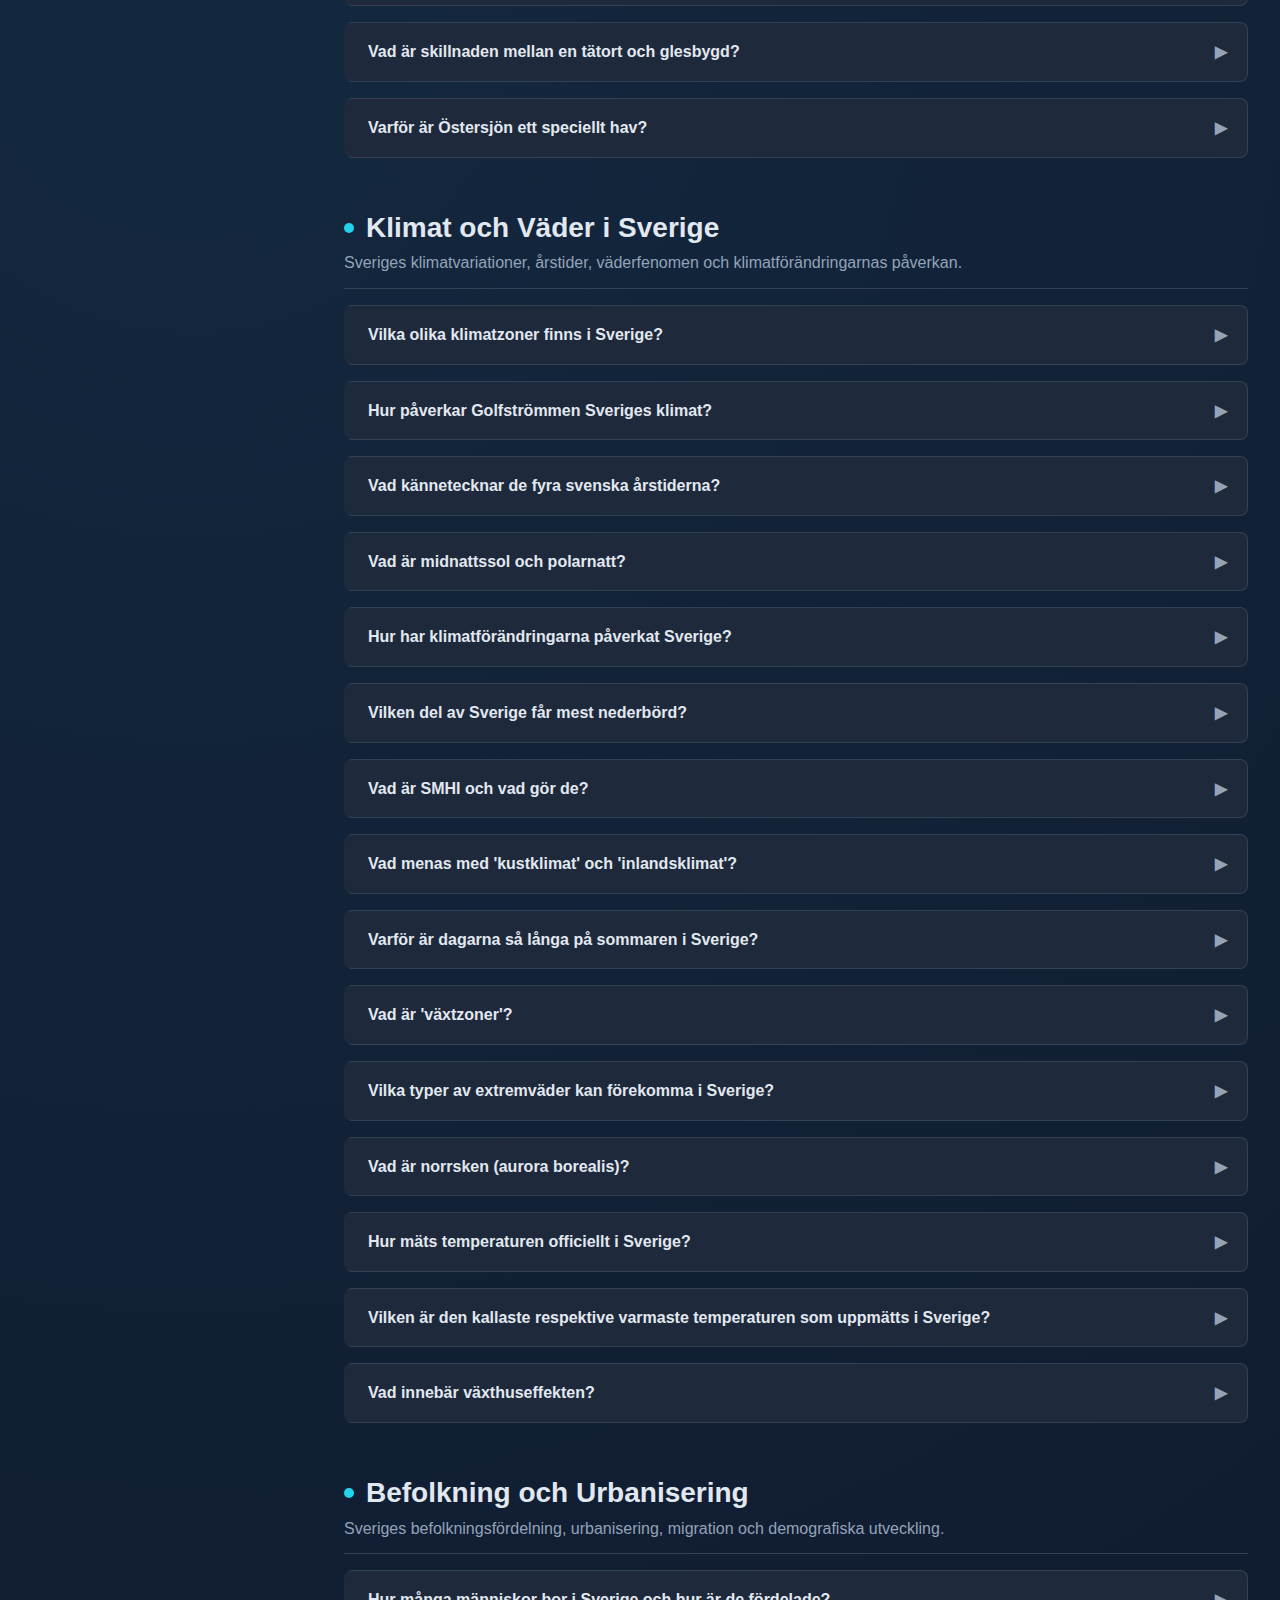
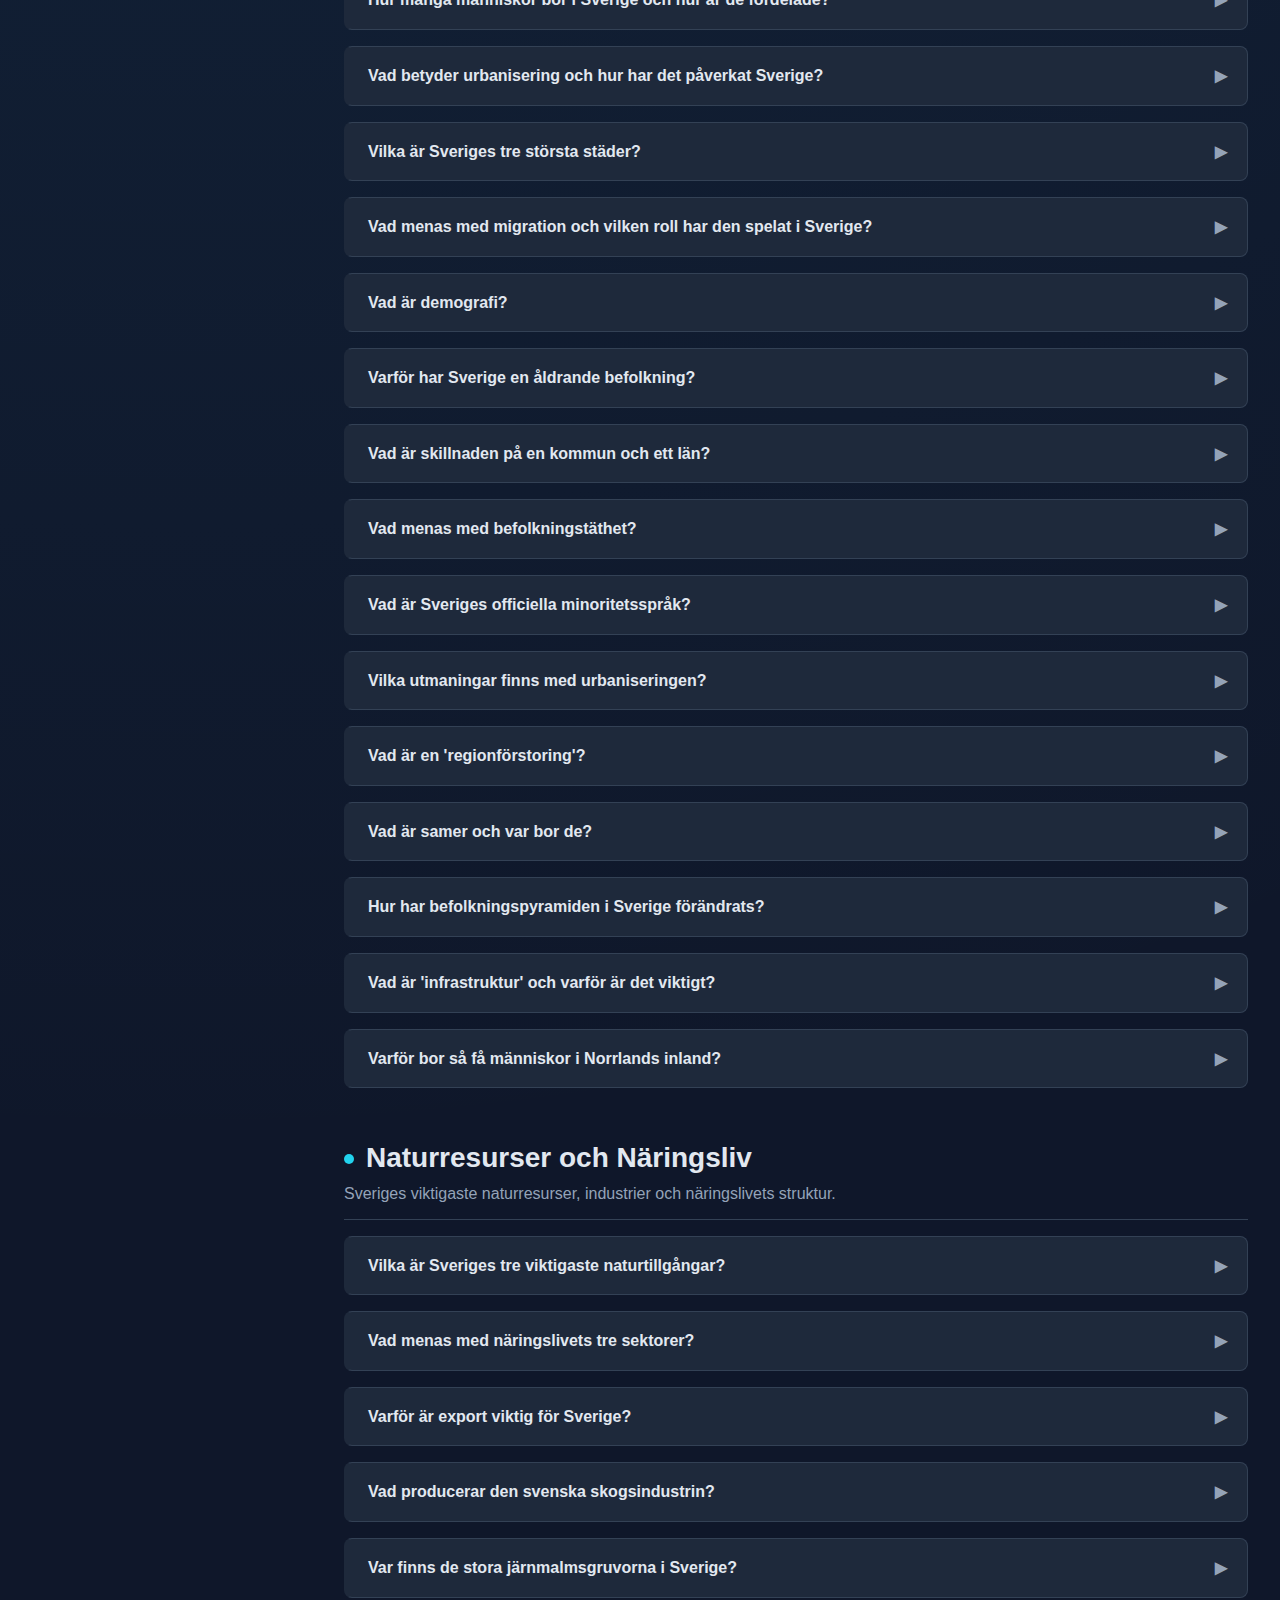
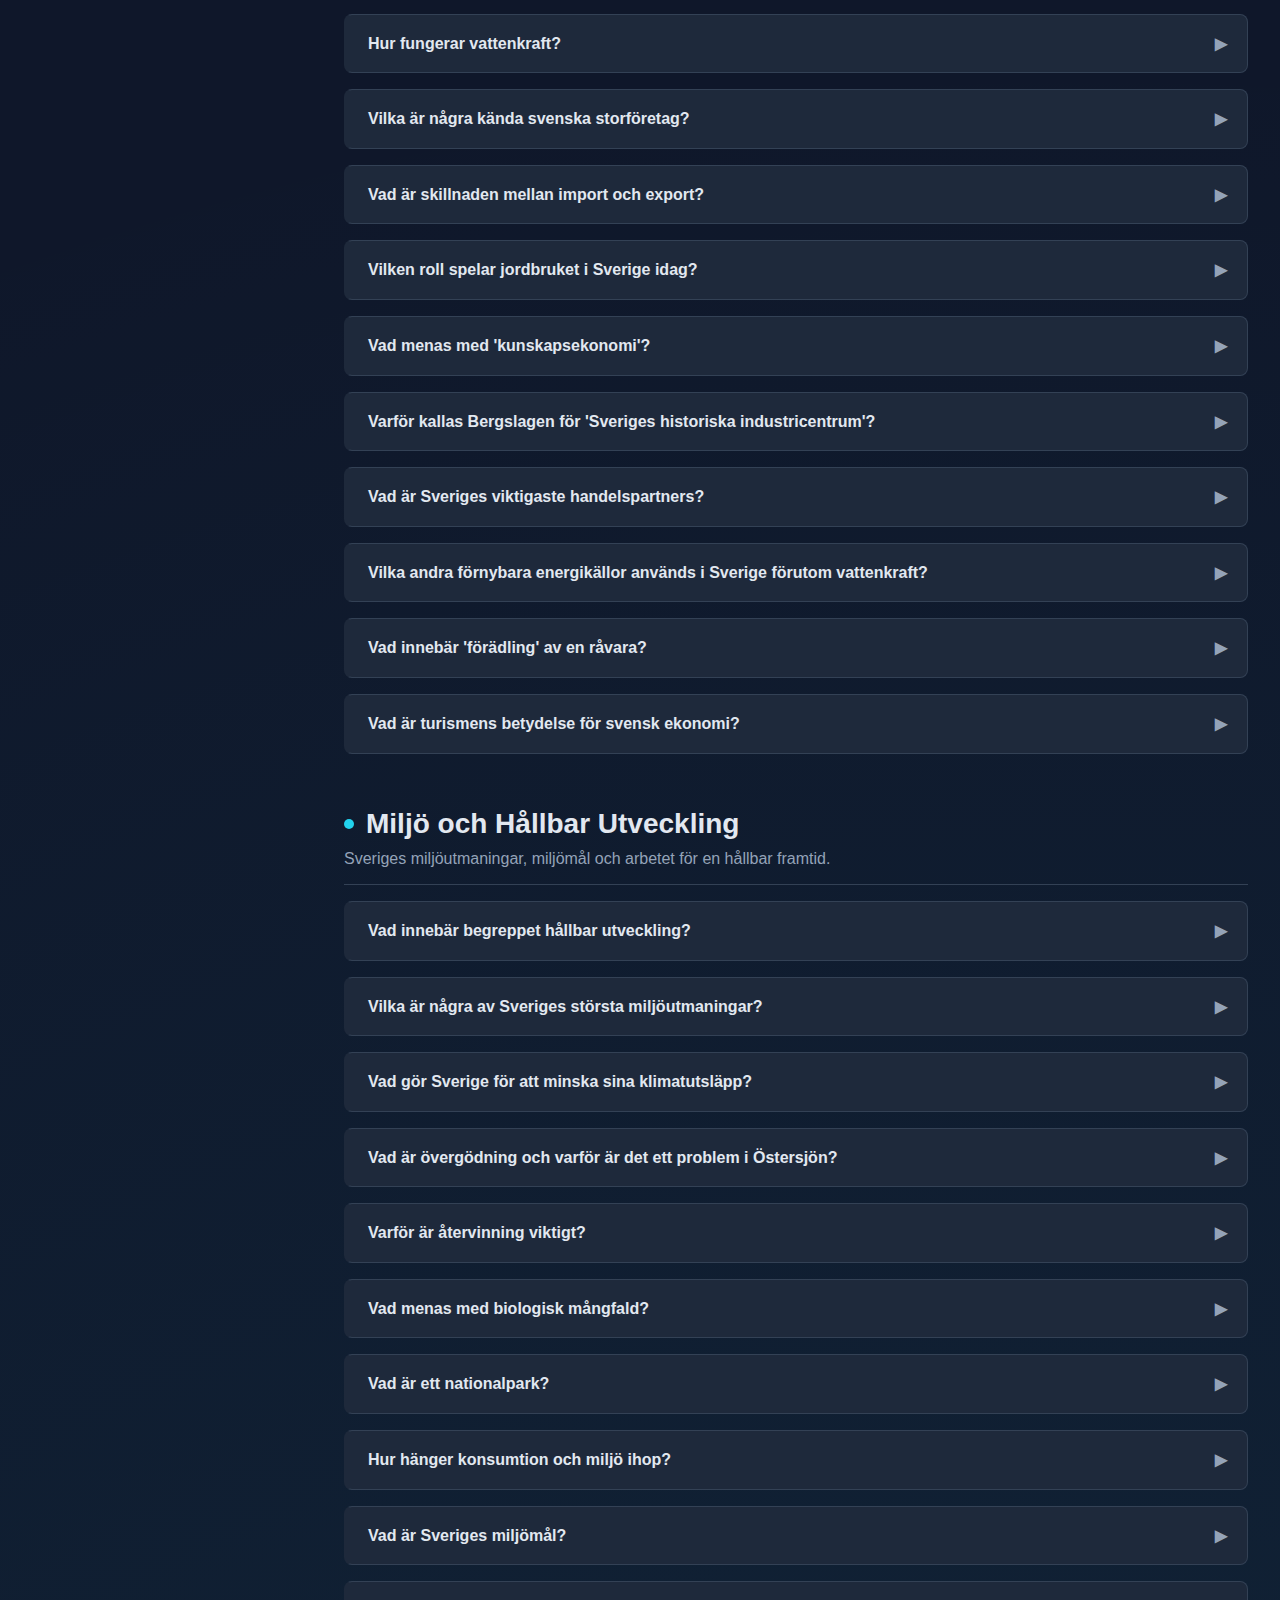
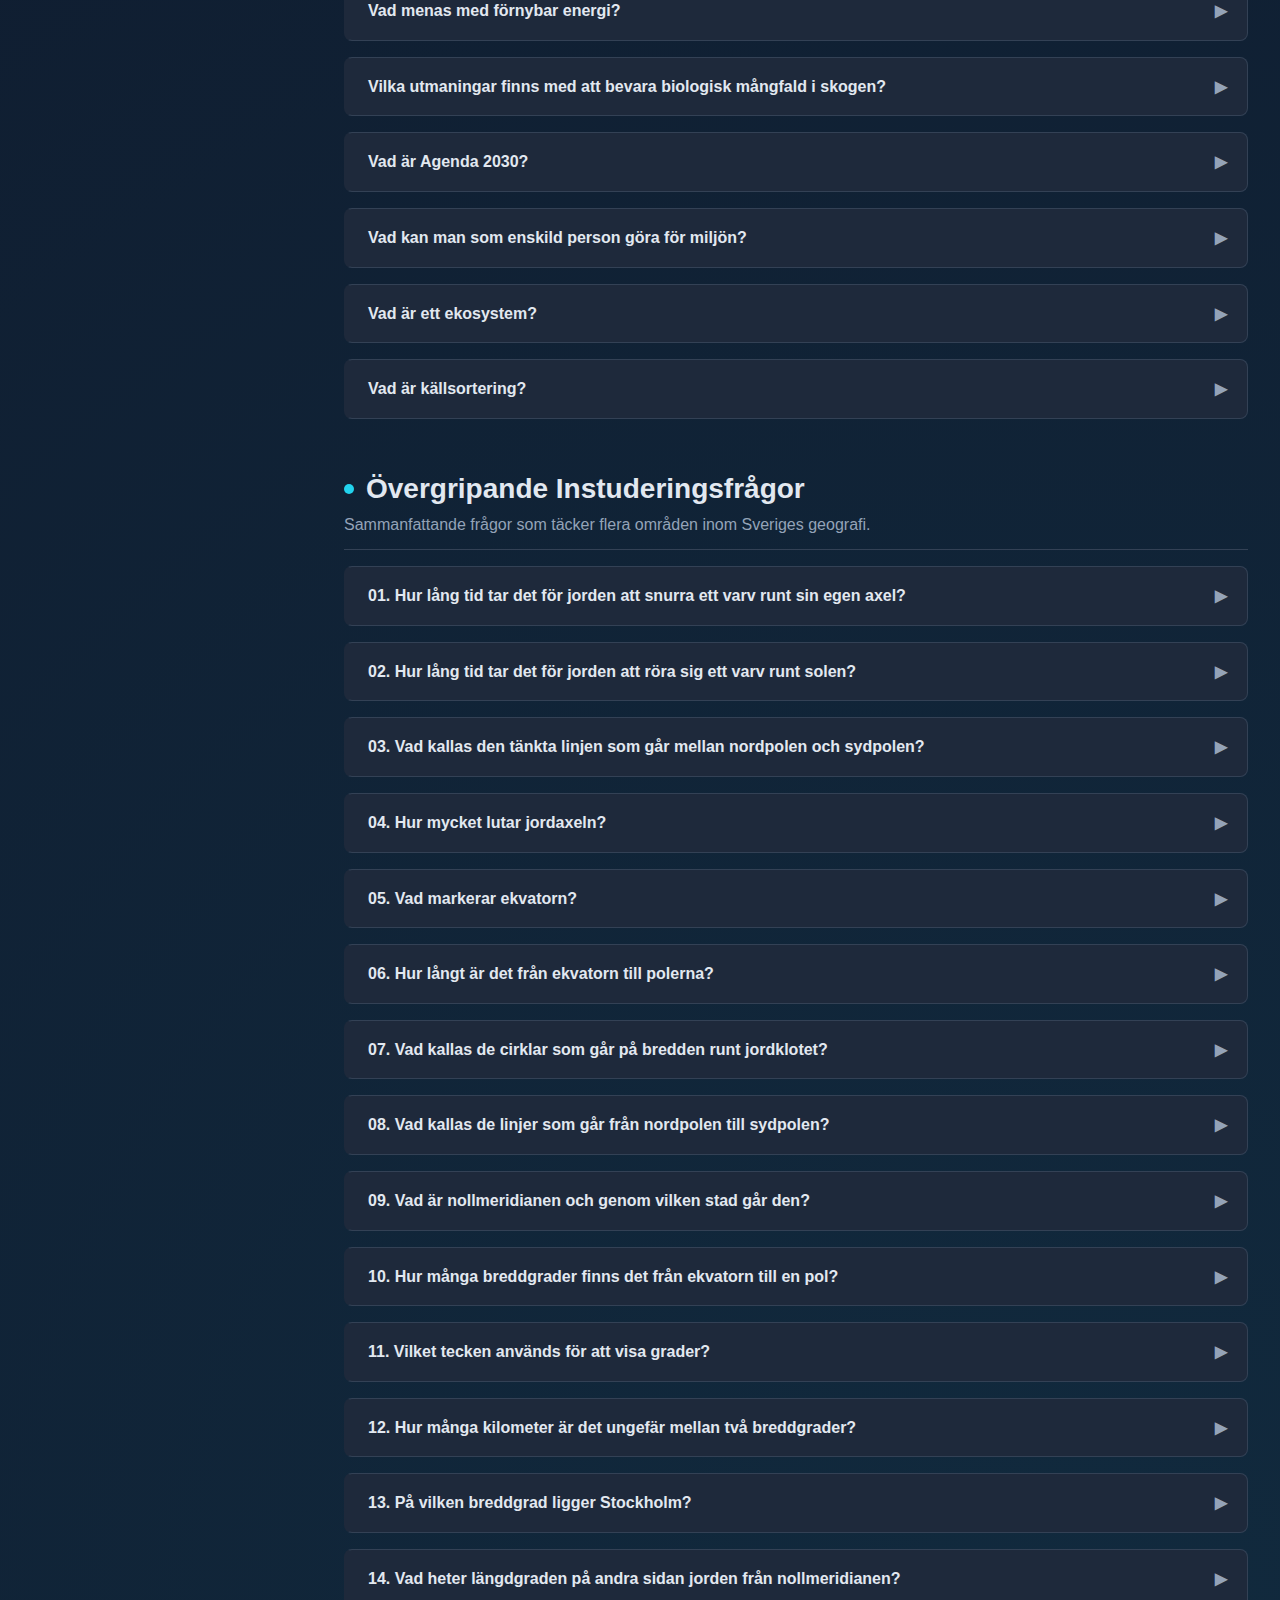
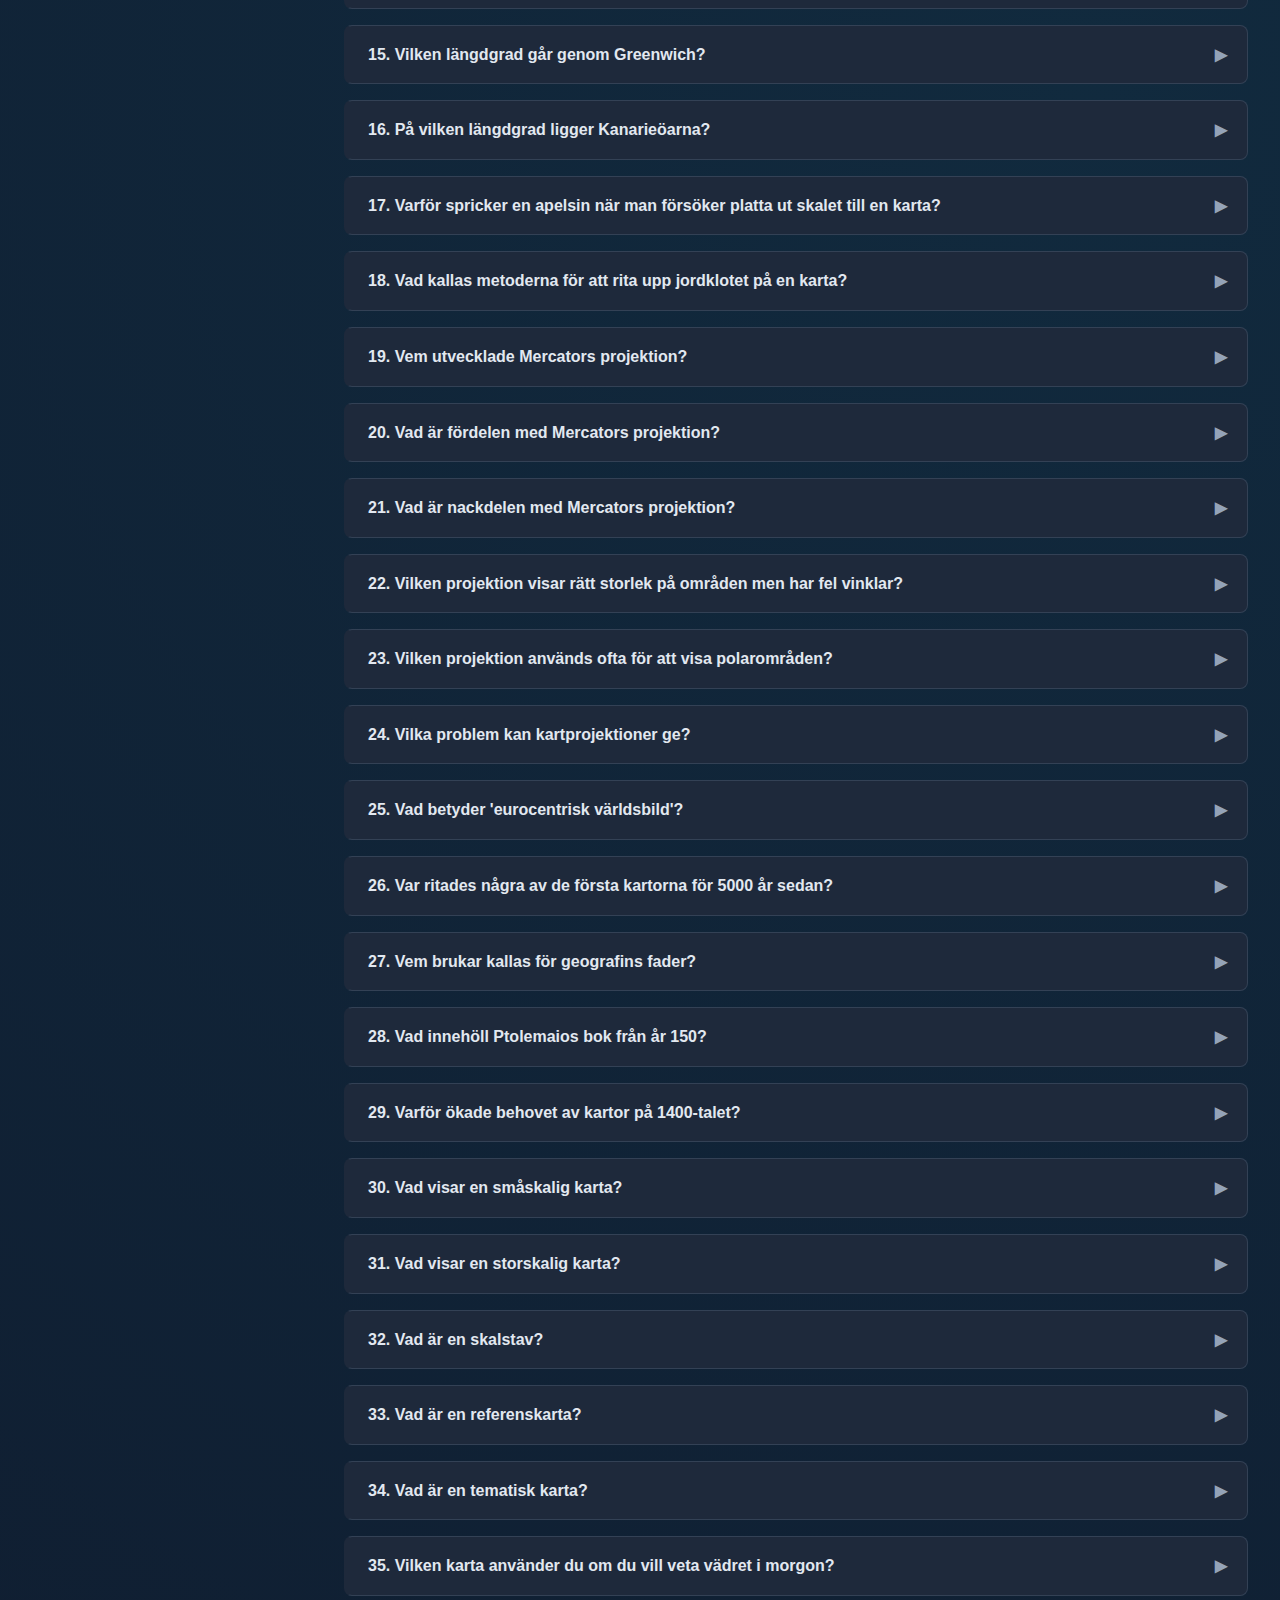
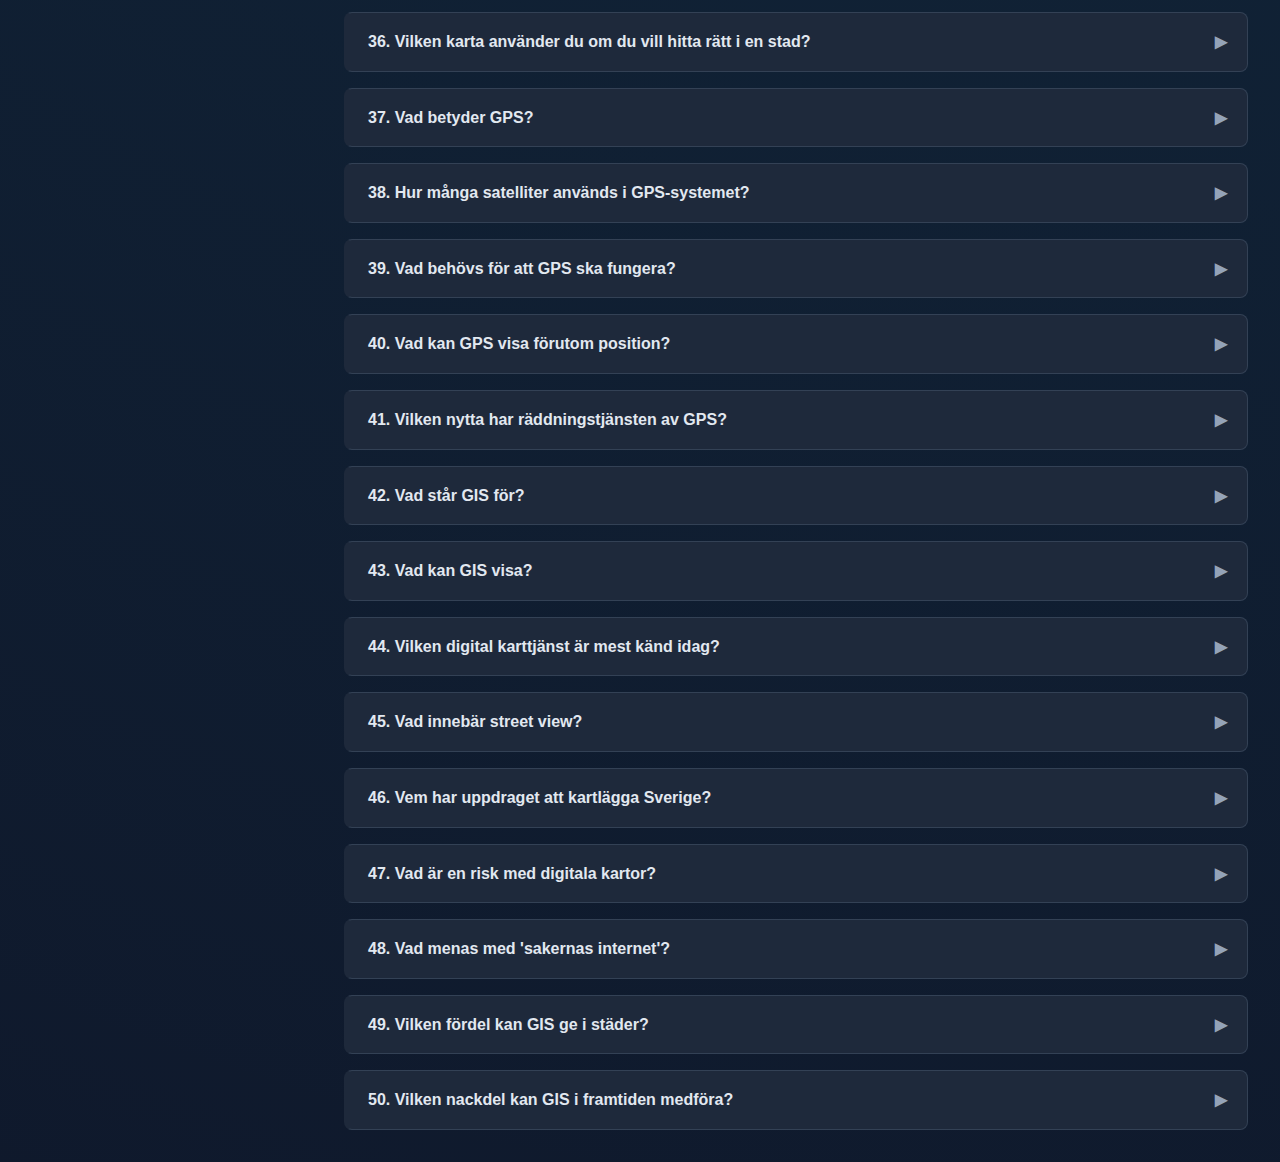
<file: soquiz.html>
<html lang="sv">

<head>
    <meta charset="UTF-8">
    <meta name="viewport" content="width=device-width, initial-scale=1.0">
    <title>Sveriges Geografi - Interaktiv Studieguide</title>
    <style>
        /* --- Base & Typography --- */
        :root {
            --bg-color: #0f172a;
            --text-color: #e2e8f0;
            --text-color-muted: #94a3b8;
            --border-color: #334155;
            --card-bg: #1e293b;
            --card-bg-expanded: #334155;
            --accent-color: #22d3ee;
            --accent-color-hover: #67e8f9;
            --chip-bg: #374151;
            --chip-text: #e5e7eb;
            --scrollbar-bg: #1e293b;
            --scrollbar-thumb: #475569;
            --shadow-color: rgba(0, 0, 0, 0.2);
        }

        * {
            box-sizing: border-box;
            margin: 0;
            padding: 0;
        }

        html {
            scroll-behavior: smooth;
        }

        body {
            font-family: -apple-system, BlinkMacSystemFont, "Segoe UI", Roboto, Helvetica, Arial, sans-serif;
            background-color: var(--bg-color);
            color: var(--text-color);
            line-height: 1.6;
            overflow-x: hidden;
            background-image: radial-gradient(circle at 15% 15%, rgba(56, 189, 248, 0.1), transparent 30%),
                radial-gradient(circle at 85% 75%, rgba(34, 211, 238, 0.1), transparent 40%);
        }

        /* --- Main Layout --- */
        .container {
            display: grid;
            grid-template-columns: 280px 1fr;
            gap: 2rem;
            max-width: 1600px;
            margin: 0 auto;
            padding: 2rem;
        }

        /* --- Sidebar --- */
        .sidebar {
            position: sticky;
            top: 2rem;
            align-self: start;
            max-height: calc(100vh - 4rem);
            overflow-y: auto;
            padding-right: 1rem;
        }

        .sidebar h2 {
            font-size: 1.25rem;
            color: var(--text-color);
            margin-bottom: 1rem;
            border-bottom: 1px solid var(--border-color);
            padding-bottom: 0.5rem;
        }

        .sidebar nav ul {
            list-style: none;
        }

        .sidebar nav a {
            display: block;
            text-decoration: none;
            color: var(--text-color-muted);
            padding: 0.5rem 0.75rem;
            border-radius: 6px;
            margin-bottom: 0.25rem;
            transition: background-color 0.2s ease, color 0.2s ease;
            position: relative;
            padding-left: 20px;
        }

        .sidebar nav a::before {
            content: '';
            position: absolute;
            left: 0;
            top: 50%;
            transform: translateY(-50%);
            width: 4px;
            height: 0;
            background-color: var(--accent-color);
            border-radius: 2px;
            transition: height 0.2s ease;
        }

        .sidebar nav a:hover {
            background-color: var(--card-bg);
            color: var(--text-color);
        }

        .sidebar nav a.active {
            color: var(--accent-color);
            font-weight: 600;
        }

        .sidebar nav a.active::before {
            height: 100%;
        }

        /* --- Main Content --- */
        .main-content {
            min-width: 0;
            /* Prevents overflow issues with grid */
        }

        .page-header h1 {
            font-size: 2.5rem;
            font-weight: 800;
            margin-bottom: 0.5rem;
            letter-spacing: -1px;
            color: #f8fafc;
        }

        .page-header p {
            font-size: 1.125rem;
            color: var(--text-color-muted);
            max-width: 70ch;
            margin-bottom: 2rem;
        }

        /* --- Filter & Toolbar --- */
        .controls-header {
            position: sticky;
            top: 0;
            background-color: rgba(15, 23, 42, 0.85);
            backdrop-filter: blur(8px);
            z-index: 10;
            padding: 1.5rem 0;
        }

        .search-bar {
            margin-bottom: 1rem;
        }

        .search-bar input {
            width: 100%;
            padding: 0.75rem 1rem;
            background-color: var(--card-bg);
            border: 1px solid var(--border-color);
            border-radius: 8px;
            color: var(--text-color);
            font-size: 1rem;
            transition: border-color 0.2s ease, box-shadow 0.2s ease;
        }

        .search-bar input:focus {
            outline: none;
            border-color: var(--accent-color);
            box-shadow: 0 0 0 3px rgba(34, 211, 238, 0.3);
        }

        .filter-tags {
            display: flex;
            flex-wrap: wrap;
            gap: 0.5rem;
            margin-bottom: 1rem;
        }

        .filter-tags button {
            background-color: var(--card-bg);
            color: var(--text-color-muted);
            border: 1px solid var(--border-color);
            padding: 0.35rem 0.85rem;
            border-radius: 9999px;
            cursor: pointer;
            font-size: 0.875rem;
            transition: all 0.2s ease;
        }

        .filter-tags button:hover {
            background-color: var(--border-color);
            color: var(--text-color);
        }

        .filter-tags button.active {
            background-color: var(--accent-color);
            color: var(--bg-color);
            border-color: var(--accent-color);
            font-weight: 600;
        }

        .toolbar {
            display: flex;
            gap: 0.75rem;
            flex-wrap: wrap;
        }

        .toolbar button {
            background-color: transparent;
            color: var(--text-color-muted);
            border: 1px solid var(--border-color);
            padding: 0.5rem 1rem;
            border-radius: 6px;
            cursor: pointer;
            font-size: 0.875rem;
            font-weight: 500;
            transition: all 0.2s ease;
            display: inline-flex;
            align-items: center;
            gap: 0.5rem;
        }

        .toolbar button:hover {
            background-color: var(--card-bg);
            color: var(--text-color);
            border-color: var(--accent-color-hover);
        }

        .toolbar button svg {
            width: 16px;
            height: 16px;
        }

        /* --- Content Sections --- */
        .content-section {
            margin-top: 3rem;
        }

        .content-section.hidden {
            display: none;
        }

        .section-header {
            margin-bottom: 1rem;
            padding-bottom: 0.75rem;
            border-bottom: 1px solid var(--border-color);
        }

        .section-header h2 {
            font-size: 1.75rem;
            font-weight: 700;
            color: var(--text-color);
            display: flex;
            align-items: center;
            gap: 0.75rem;
        }

        .section-header h2 .icon-dot {
            width: 10px;
            height: 10px;
            background-color: var(--accent-color);
            border-radius: 50%;
        }

        .section-header p {
            font-size: 1rem;
            color: var(--text-color-muted);
        }

        /* --- Q&A Cards --- */
        .qa-list {
            display: flex;
            flex-direction: column;
            gap: 1rem;
        }

        .qa-card {
            background-color: var(--card-bg);
            border: 1px solid var(--border-color);
            border-radius: 8px;
            overflow: hidden;
            transition: background-color 0.2s ease, border-color 0.2s ease, box-shadow 0.2s ease;
        }

        .qa-card.hidden {
            display: none;
        }

        .qa-card.expanded {
            background-color: var(--card-bg-expanded);
            border-left: 4px solid var(--accent-color);
            box-shadow: 0 4px 10px var(--shadow-color);
        }

        .qa-card:not(.expanded) {
            border-left: 4px solid transparent;
        }

        .qa-question {
            padding: 1rem 1.25rem;
            cursor: pointer;
            display: flex;
            justify-content: space-between;
            align-items: center;
            font-weight: 600;
        }

        .qa-question:hover {
            color: var(--accent-color-hover);
        }

        .qa-question .arrow {
            transition: transform 0.3s ease;
            flex-shrink: 0;
            margin-left: 1rem;
            color: var(--text-color-muted);
        }

        .qa-card.expanded .arrow {
            transform: rotate(90deg);
        }

        .qa-answer-wrapper {
            max-height: 0;
            overflow: hidden;
            transition: max-height 0.4s ease-out;
        }

        .qa-card.expanded .qa-answer-wrapper {
            max-height: 500px;
            /* Adjust if needed */
        }

        .qa-answer {
            padding: 0 1.25rem 1.25rem 1.25rem;
            color: var(--text-color-muted);
            border-top: 1px solid var(--border-color);
            margin-top: 0.5rem;
            padding-top: 1rem;
        }

        .qa-chips {
            display: flex;
            flex-wrap: wrap;
            gap: 0.5rem;
            margin-top: 1rem;
        }

        .qa-chip {
            background-color: var(--chip-bg);
            color: var(--chip-text);
            padding: 0.25rem 0.6rem;
            border-radius: 9999px;
            font-size: 0.75rem;
            font-weight: 500;
            text-transform: capitalize;
        }

        /* --- Scrollbar --- */
        ::-webkit-scrollbar {
            width: 10px;
        }

        ::-webkit-scrollbar-track {
            background: var(--scrollbar-bg);
        }

        ::-webkit-scrollbar-thumb {
            background: var(--scrollbar-thumb);
            border-radius: 5px;
        }

        ::-webkit-scrollbar-thumb:hover {
            background: #555;
        }

        /* --- Mobile Menu Toggle --- */
        .mobile-menu-toggle {
            display: none;
            position: fixed;
            bottom: 2rem;
            right: 2rem;
            width: 56px;
            height: 56px;
            background-color: var(--accent-color);
            color: var(--bg-color);
            border: none;
            border-radius: 50%;
            cursor: pointer;
            box-shadow: 0 4px 12px rgba(34, 211, 238, 0.4);
            z-index: 100;
            transition: all 0.3s ease;
            font-size: 1.5rem;
            align-items: center;
            justify-content: center;
        }

        .mobile-menu-toggle:hover {
            background-color: var(--accent-color-hover);
            transform: scale(1.1);
        }

        .mobile-menu-toggle:active {
            transform: scale(0.95);
        }

        /* --- Responsive Design --- */
        @media (max-width: 920px) {
            .container {
                grid-template-columns: 1fr;
                padding: 1rem;
                gap: 0;
            }

            .sidebar {
                position: fixed;
                top: 0;
                left: -100%;
                width: 280px;
                height: 100vh;
                background-color: var(--bg-color);
                border-right: 1px solid var(--border-color);
                z-index: 200;
                transition: left 0.3s ease;
                padding: 2rem 1rem;
                overflow-y: auto;
                box-shadow: 2px 0 10px rgba(0, 0, 0, 0.3);
            }

            .sidebar.open {
                left: 0;
            }

            .sidebar-overlay {
                display: none;
                position: fixed;
                top: 0;
                left: 0;
                width: 100%;
                height: 100%;
                background-color: rgba(0, 0, 0, 0.5);
                z-index: 150;
                opacity: 0;
                transition: opacity 0.3s ease;
            }

            .sidebar-overlay.active {
                display: block;
                opacity: 1;
            }

            .mobile-menu-toggle {
                display: flex;
            }

            .page-header {
                margin-top: 0;
            }

            .page-header h1 {
                font-size: 1.75rem;
            }

            .page-header p {
                font-size: 1rem;
            }

            .controls-header {
                padding: 1rem 0 1.5rem 0;
                margin-bottom: 1rem;
            }

            .filter-tags {
                margin-bottom: 0.75rem;
            }

            .content-section {
                margin-top: 2rem;
            }

            .qa-question {
                padding: 0.875rem 1rem;
                font-size: 0.95rem;
            }

            .qa-answer {
                padding: 0 1rem 1rem 1rem;
                font-size: 0.9rem;
            }
        }

        @media (max-width: 480px) {
            .container {
                padding: 0.75rem;
            }

            .page-header h1 {
                font-size: 1.5rem;
            }

            .filter-tags button {
                font-size: 0.8rem;
                padding: 0.3rem 0.7rem;
            }

            .toolbar button {
                font-size: 0.8rem;
                padding: 0.4rem 0.8rem;
            }
        }
    </style>
</head>

<body>

    <!-- Mobile Menu Overlay -->
    <div class="sidebar-overlay" id="sidebar-overlay"></div>

    <!-- Mobile Menu Toggle Button -->
    <button class="mobile-menu-toggle" id="mobile-menu-toggle" aria-label="Öppna meny">
        ☰
    </button>

    <div class="container">
        <aside class="sidebar" id="sidebar">
            <h2>Innehållsförteckning</h2>
            <nav id="table-of-contents"></nav>
        </aside>

        <main class="main-content">
            <header class="page-header">
                <h1>Studieguide: Sveriges Geografi</h1>
                <p>En interaktiv guide för årskurs 7-8. Använd sök, filter och de interaktiva korten för att testa dina
                    kunskaper om Sveriges geografi, klimat, befolkning och naturresurser.</p>
            </header>

            <div class="controls-header">
                <div class="search-bar">
                    <input type="text" id="search-input" placeholder="Sök bland frågor, svar och begrepp...">
                </div>

                <div class="filter-tags" id="filter-tags-container">
                    <!-- Filter buttons will be inserted here by JS -->
                </div>

                <div class="toolbar">
                    <button id="expand-all">
                        <svg xmlns="http://www.w3.org/2000/svg" width="24" height="24" viewBox="0 0 24 24" fill="none"
                            stroke="currentColor" stroke-width="2" stroke-linecap="round" stroke-linejoin="round">
                            <polyline points="15 3 21 3 21 9"></polyline>
                            <polyline points="9 21 3 21 3 15"></polyline>
                            <line x1="21" y1="3" x2="14" y2="10"></line>
                            <line x1="3" y1="21" x2="10" y2="14"></line>
                        </svg>
                        Expandera alla
                    </button>
                    <button id="collapse-all">
                        <svg xmlns="http://www.w3.org/2000/svg" width="24" height="24" viewBox="0 0 24 24" fill="none"
                            stroke="currentColor" stroke-width="2" stroke-linecap="round" stroke-linejoin="round">
                            <polyline points="4 14 10 14 10 20"></polyline>
                            <polyline points="20 10 14 10 14 4"></polyline>
                            <line x1="14" y1="10" x2="21" y2="3"></line>
                            <line x1="3" y1="21" x2="10" y2="14"></line>
                        </svg>
                        Minimera alla
                    </button>
                    <button id="shuffle-questions">
                        <svg xmlns="http://www.w3.org/2000/svg" width="24" height="24" viewBox="0 0 24 24" fill="none"
                            stroke="currentColor" stroke-width="2" stroke-linecap="round" stroke-linejoin="round">
                            <polyline points="16 3 21 3 21 8"></polyline>
                            <line x1="4" y1="20" x2="21" y2="3"></line>
                            <polyline points="21 16 21 21 16 21"></polyline>
                            <line x1="15" y1="15" x2="21" y2="21"></line>
                            <line x1="4" y1="4" x2="9" y2="9"></line>
                        </svg>
                        Blanda frågor
                    </button>
                    <button id="reset-order">
                        <svg xmlns="http://www.w3.org/2000/svg" width="24" height="24" viewBox="0 0 24 24" fill="none"
                            stroke="currentColor" stroke-width="2" stroke-linecap="round" stroke-linejoin="round">
                            <path d="M3 2v6h6"></path>
                            <path d="M21 12A9 9 0 0 0 6 5.3L3 8"></path>
                            <path d="M21 22v-6h-6"></path>
                            <path d="M3 12a9 9 0 0 0 15 6.7l3-2.7"></path>
                        </svg>
                        Återställ
                    </button>
                </div>
            </div>

            <div id="qa-content-container">
                <!-- Content will be inserted here by JS -->
            </div>

        </main>
    </div>

    <script>
        // --- Data Structure ---
        // This array holds all the content for the study guide.
        const studyData = [
            {
                id: "sveriges-geografi",
                title: "Sveriges Geografiska Läge och Natur",
                meta: "Grundläggande fakta om Sveriges yta, gränser, landskap och naturtyper.",
                key: ["Skandinaviska halvön", "Landsdelar", "Kust", "Skärgård", "Fjällkedjan"],
                qa: [
                    { q: "Var i världen ligger Sverige?", a: "Sverige ligger i norra Europa på den Skandinaviska halvön. Landet gränsar till Norge i väst, Finland i nordost och har en lång kust mot Östersjön och Bottniska viken i öst samt Skagerrak och Kattegatt i sydväst. Dess geografiska läge ger ett varierat klimat, från tempererat i söder till subarktiskt i norr.", chips: ["instuderingsfrågor", "geografi"] },
                    { q: "Vilka är Sveriges tre landsdelar?", a: "Sverige är indelat i tre huvudsakliga landsdelar: Götaland i söder, Svealand i mitten och Norrland i norr. Götaland är den mest tätbefolkade delen med stora jordbruksområden. Svealand inkluderar huvudstaden Stockholm och har en blandning av städer och natur. Norrland är den största men mest glesbefolkade delen, känd för sina stora skogar, älvar och fjäll.", chips: ["begrepp", "geografi"] },
                    { q: "Vad kännetecknar den svenska kusten?", a: "Sveriges kust är över 3 200 km lång och mycket varierad. Ostkusten, mot Östersjön, har tusentals öar som bildar berömda skärgårdar, som Stockholms och Bohusläns. Västkusten är klippigare och har djupare fjordar. Kusten har historiskt varit viktig för fiske, sjöfart och handel.", chips: ["instuderingsfrågor", "natur"] },
                    { q: "Vad är Skanderna och var finns den?", a: "Skanderna, även känd som den Skandinaviska fjällkedjan, är en bergskedja som sträcker sig längs gränsen mellan Sverige och Norge. Sveriges högsta punkt, Kebnekaise (cirka 2 097 m ö.h.), ligger i denna kedja. Fjällkedjan är viktig för turism, vattenkraft och den samiska renskötseln.", chips: ["begrepp", "geografi"] },
                    { q: "Nämn Sveriges fyra största sjöar.", a: "Sveriges fyra största sjöar är Vänern, Vättern, Mälaren och Hjälmaren. Vänern är den största sjön i EU och den tredje största i Europa. Dessa sjöar är viktiga för dricksvattenförsörjning, rekreation, fiske och inlandssjöfart.", chips: ["instuderingsfrågor", "natur"] },
                    { q: "Vad betyder begreppet 'Allemansrätten'?", a: "Allemansrätten är en unik rättighet i Sverige som ger alla människor tillgång till naturen, även privatägd mark, så länge man inte stör eller förstör. Det innebär att man får tälta, plocka bär och svamp, och vandra nästan överallt. Rättigheten kommer med skyldigheter, som att visa hänsyn mot natur, djurliv och markägare.", chips: ["begrepp", "samhälle"] },
                    { q: "Vilka länder gränsar Sverige till?", a: "Sverige har landgräns mot Norge i väster och Finland i nordost. Dessutom har Sverige en maritim gräns mot Danmark via Öresundsbron och färjeförbindelser. Det finns även maritima gränser mot Tyskland, Polen, Ryssland, Litauen, Lettland och Estland via Östersjön.", chips: ["instuderingsfrågor", "geografi"] },
                    { q: "Vad är en skärgård?", a: "En skärgård är ett landskapsområde som består av en samling öar, holmar och skär. Sveriges mest kända skärgårdar är Stockholms skärgård vid ostkusten och Bohusläns skärgård på västkusten. Skärgårdarna är populära för båtliv, fiske och sommarboende.", chips: ["begrepp", "natur"] },
                    { q: "Vilken är Sveriges längsta älv?", a: "Sveriges längsta älv är antingen Torne älv, om man räknar hela dess längd inklusive biflöden, eller Klarälven-Göta älv om man räknar sammanhängande vattendrag. Älvarna i norra Sverige är extremt viktiga för produktionen av vattenkraft, som är en av landets främsta energikällor.", chips: ["instuderingsfrågor", "geografi"] },
                    { q: "Hur stor är Sveriges totala yta?", a: "Sveriges totala yta är cirka 450 295 kvadratkilometer, vilket gör det till det femte största landet i Europa. Ungefär 9% av ytan består av sjöar och vattendrag. Stora delar av landet, särskilt i Norrland, är täckta av skog.", chips: ["fakta", "geografi"] },
                    { q: "Vad är unikt med ön Gotland?", a: "Gotland är Sveriges största ö och ligger i Östersjön. Ön är känd för sitt milda klimat, sin unika natur med kalkstensformationer kallade 'raukar', och sin rika historia från medeltiden. Visby, den största staden, är ett UNESCO världsarv med sin välbevarade ringmur.", chips: ["instuderingsfrågor", "geografi"] },
                    { q: "Vad är ett landskap i Sverige?", a: "Sverige är indelat i 25 landskap. Dessa är historiska indelningar och har ingen politisk eller administrativ funktion idag, men de har stor kulturell och geografisk betydelse. Många svenskar identifierar sig starkt med sitt landskap, som till exempel Skåne, Dalarna eller Lappland.", chips: ["begrepp", "samhälle"] },
                    { q: "Vilken typ av skog dominerar i Sverige?", a: "Sverige är ett av världens skogrikaste länder. Den dominerande skogstypen är barrskog, främst bestående av tall och gran, vilket utgör grunden för den svenska skogsindustrin. I södra Sverige finns även mer lövskog, med träd som ek, bok och björk.", chips: ["natur", "näringsliv"] },
                    { q: "Vad är skillnaden mellan en tätort och glesbygd?", a: "En tätort definieras i Sverige som ett sammanhängande bebyggt område med minst 200 invånare där avståndet mellan husen är mindre än 200 meter. Glesbygd är allt annat, alltså områden med få invånare och långa avstånd mellan bostäder. Majoriteten av Sveriges yta är glesbygd, men de flesta bor i tätorter.", chips: ["begrepp", "samhälle"] },
                    { q: "Varför är Östersjön ett speciellt hav?", a: "Östersjön är ett unikt innanhav med bräckt vatten, en blandning av sött vatten från älvar och salt vatten från Atlanten. Detta skapar en känslig miljö för djur och växter. Havet lider av miljöproblem som övergödning, vilket är en stor utmaning för länderna runt omkring.", chips: ["natur", "miljö"] },
                ]
            },
            {
                id: "klimat-och-vader",
                title: "Klimat och Väder i Sverige",
                meta: "Sveriges klimatvariationer, årstider, väderfenomen och klimatförändringarnas påverkan.",
                key: ["Tempererat klimat", "Subarktiskt klimat", "Årstider", "Golfströmmen", "Klimatförändringar"],
                qa: [
                    { q: "Vilka olika klimatzoner finns i Sverige?", a: "Sverige sträcker sig över två huvudsakliga klimatzoner. Södra Sverige har ett tempererat klimat med fyra tydliga årstider och milda vintrar. Norra Sverige har ett subarktiskt klimat med långa, kalla och snörika vintrar samt korta, svala somrar. Gränsen mellan dessa zoner går ungefär i höjd med Dalälven.", chips: ["instuderingsfrågor", "klimat"] },
                    { q: "Hur påverkar Golfströmmen Sveriges klimat?", a: "Golfströmmen är en varm havsström i Atlanten som för med sig varmt vatten norrut. Detta gör att klimatet i Sverige och övriga Skandinavien blir betydligt mildare än det borde vara på dessa breddgrader. Utan Golfströmmen skulle vintrarna i Sverige vara mycket kallare.", chips: ["begrepp", "klimat"] },
                    { q: "Vad kännetecknar de fyra svenska årstiderna?", a: "Våren (mars-maj) kännetecknas av smältande snö och stigande temperaturer. Sommaren (juni-augusti) är den varmaste perioden med långa, ljusa dagar, särskilt i norr där midnattssol förekommer. Hösten (september-november) bjuder på färgsprakande löv och svalare, fuktigare väder. Vintern (december-februari) är kall och mörk, med snö i stora delar av landet.", chips: ["instuderingsfrågor", "årstider"] },
                    { q: "Vad är midnattssol och polarnatt?", a: "Norr om polcirkeln i norra Sverige upplever man midnattssol på sommaren, vilket innebär att solen aldrig går ner under horisonten. Under vintern råder istället polarnatt, då solen aldrig stiger över horisonten. Dessa fenomen beror på jordaxelns lutning i förhållande till solen.", chips: ["begrepp", "natur"] },
                    { q: "Hur har klimatförändringarna påverkat Sverige?", a: "Klimatförändringarna har lett till att medeltemperaturen i Sverige har ökat mer än det globala genomsnittet. Detta märks genom mildare vintrar, mindre snö i söder, och en ökad risk för extremväder som värmeböljor, torka och kraftiga skyfall. Detta påverkar allt från jordbruk till ekosystem.", chips: ["klimatförändringar", "miljö"] },
                    { q: "Vilken del av Sverige får mest nederbörd?", a: "De västra delarna av Götaland och fjällkedjan i nordväst får generellt mest nederbörd. Detta beror på att fuktig luft från Atlanten tvingas stiga över högre terräng, kyls ner och släpper ifrån sig regn eller snö. Östra Sverige, särskilt runt Östersjön, är torrare.", chips: ["fakta", "klimat"] },
                    { q: "Vad är SMHI och vad gör de?", a: "SMHI står för Sveriges meteorologiska och hydrologiska institut. Det är en statlig myndighet som ansvarar för att göra väderprognoser, utfärda varningar för farligt väder och forska om klimat, vatten och miljö. Deras arbete är viktigt för samhällets säkerhet och planering.", chips: ["begrepp", "samhälle"] },
                    { q: "Vad menas med 'kustklimat' och 'inlandsklimat'?", a: "Kustklimat, som finns längs Sveriges kuster, kännetecknas av mindre temperaturskillnader mellan sommar och vinter eftersom havet värmer på vintern och kyler på sommaren. Inlandsklimat, som finns längre in i landet, har större skillnader med kallare vintrar och varmare somrar.", chips: ["begrepp", "klimat"] },
                    { q: "Varför är dagarna så långa på sommaren i Sverige?", a: "Sveriges nordliga läge gör att den norra hemisfären lutar mot solen under sommarmånaderna. Detta resulterar i mycket långa dagar och korta nätter. Ju längre norrut man kommer, desto längre blir dagarna, vilket kulminerar i midnattssolen norr om polcirkeln.", chips: ["instuderingsfrågor", "natur"] },
                    { q: "Vad är 'växtzoner'?", a: "Växtzoner, eller odlingszoner, är områden där klimatet är lämpligt för vissa typer av växter. Sverige är indelat i åtta zoner, från zon 1 i det mildaste söder till zon 8 i de kargaste fjällområdena. Zonen avgör vilka träd, buskar och perenner som kan överleva och trivas på en viss plats.", chips: ["begrepp", "natur"] },
                    { q: "Vilka typer av extremväder kan förekomma i Sverige?", a: "Även om Sverige är relativt förskonat från extremväder kan det förekomma. På sommaren kan värmeböljor och torka leda till skogsbränder. Kraftiga skyfall kan orsaka översvämningar. På vintern kan snöstormar och extrem kyla leda till problem i trafiken och elförsörjningen.", chips: ["instuderingsfrågor", "klimat"] },
                    { q: "Vad är norrsken (aurora borealis)?", a: "Norrsken är ett ljusfenomen som syns på natthimlen, oftast i polarregionerna. Det uppstår när laddade partiklar från solen kolliderar med atomer och molekyler i jordens atmosfär. I Sverige är chansen att se norrsken störst i den norra delen under vinterhalvåret.", chips: ["begrepp", "natur"] },
                    { q: "Hur mäts temperaturen officiellt i Sverige?", a: "Temperaturen mäts på väderstationer runt om i landet enligt internationella standarder. Mätningen sker i skuggan, 2 meter över marken i en speciell bur för att skydda mot direkt solstrålning och regn. Detta säkerställer att man mäter lufttemperaturen på ett jämförbart sätt.", chips: ["fakta", "klimat"] },
                    { q: "Vilken är den kallaste respektive varmaste temperaturen som uppmätts i Sverige?", a: "Den kallaste temperaturen som uppmätts är -52,6 °C i Vuoggatjålme, Lappland, 1966. Den varmaste temperaturen är +38,0 °C, uppmätt i Målilla, Småland, 1947 och i Ultuna, Uppland, 1933. Detta visar på den enorma temperaturvariationen i landet.", chips: ["fakta", "klimat"] },
                    { q: "Vad innebär växthuseffekten?", a: "Växthuseffekten är en naturlig process där växthusgaser i atmosfären, som koldioxid, fångar upp en del av solens värme och hindrar den från att stråla ut i rymden. Detta håller jorden varm nog för liv. Mänskliga utsläpp har dock förstärkt denna effekt, vilket leder till global uppvärmning och klimatförändringar.", chips: ["begrepp", "klimatförändringar"] },
                ]
            },
            {
                id: "befolkning-och-urbanisering",
                title: "Befolkning och Urbanisering",
                meta: "Sveriges befolkningsfördelning, urbanisering, migration och demografiska utveckling.",
                key: ["Befolkningstäthet", "Urbanisering", "Migration", "Demografi", "Storstäder"],
                qa: [
                    { q: "Hur många människor bor i Sverige och hur är de fördelade?", a: "Sverige har en befolkning på över 10 miljoner människor. Befolkningen är mycket ojämnt fördelad. Ungefär 85% av invånarna bor i den södra tredjedelen av landet, främst i städer och tätorter. Norra Sverige är mycket glesbefolkat.", chips: ["instuderingsfrågor", "samhälle"] },
                    { q: "Vad betyder urbanisering och hur har det påverkat Sverige?", a: "Urbanisering är processen där människor flyttar från landsbygden till städer. Under 1900-talet genomgick Sverige en kraftig urbanisering, då industrier och jobb koncentrerades till städerna. Idag bor en stor majoritet av svenskarna i tätorter, vilket har lett till både tillväxt i städer och utmaningar för glesbygden.", chips: ["begrepp", "urbanisering"] },
                    { q: "Vilka är Sveriges tre största städer?", a: "Sveriges tre största städer är Stockholm, Göteborg och Malmö. Stockholm är huvudstad och landets finansiella och kulturella centrum. Göteborg på västkusten är en viktig hamn- och industristad. Malmö i söder är en mångkulturell stad och en knutpunkt till Danmark och resten av Europa via Öresundsbron.", chips: ["instuderingsfrågor", "storstäder"] },
                    { q: "Vad menas med migration och vilken roll har den spelat i Sverige?", a: "Migration betyder att människor flyttar mellan länder. Sverige har en lång historia av både utvandring (emigration), särskilt till Amerika under sent 1800-tal, och invandring (immigration). Efter andra världskriget har invandring, både som arbetskraft och flyktingmottagande, varit avgörande för Sveriges befolkningsutveckling och har gjort landet mer mångkulturellt.", chips: ["begrepp", "migration"] },
                    { q: "Vad är demografi?", a: "Demografi är vetenskapen om befolkningens storlek, sammansättning och utveckling. Man studerar faktorer som födelsetal, dödstal, medellivslängd och migration. Demografiska studier är viktiga för samhällsplanering, till exempel för att veta hur många skolor eller äldreboenden som behövs i framtiden.", chips: ["begrepp", "demografi"] },
                    { q: "Varför har Sverige en åldrande befolkning?", a: "Sverige har, likt många andra rika länder, en åldrande befolkning. Det beror på två saker: dels att medellivslängden har ökat kraftigt tack vare bättre sjukvård och levnadsvillkor, och dels att födelsetalen har varit relativt låga. Detta innebär att andelen äldre i befolkningen ökar, vilket ställer krav på sjukvård och pensionssystem.", chips: ["instuderingsfrågor", "samhälle"] },
                    { q: "Vad är skillnaden på en kommun och ett län?", a: "Sverige är indelat i 290 kommuner, som har ett stort lokalt självstyre och ansvarar för t.ex. skola, äldreomsorg och renhållning. Landet är också indelat i 21 län (regioner), som har ansvar för frågor som spänner över flera kommuner, främst hälso- och sjukvård samt regional utveckling och kollektivtrafik.", chips: ["begrepp", "samhälle"] },
                    { q: "Vad menas med befolkningstäthet?", a: "Befolkningstäthet är ett mått på hur många människor som bor på en viss yta, oftast uttryckt som invånare per kvadratkilometer (inv/km²). Sverige har en låg genomsnittlig befolkningstäthet på cirka 25 inv/km². Detta är dock missvisande, då tätheten är mycket hög i storstadsregionerna och extremt låg i stora delar av Norrland.", chips: ["begrepp", "demografi"] },
                    { q: "Vad är Sveriges officiella minoritetsspråk?", a: "Sverige har fem officiella nationella minoritetsspråk: finska, samiska, meänkieli (tornedalsfinska), romani chib och jiddisch. Talare av dessa språk har särskilda rättigheter att använda sitt språk i kontakt med myndigheter i vissa geografiska områden.", chips: ["fakta", "samhälle"] },
                    { q: "Vilka utmaningar finns med urbaniseringen?", a: "Urbaniseringen skapar utmaningar både i städer och på landsbygden. I städerna kan det leda till bostadsbrist, trängsel i trafiken och segregation. På landsbygden kan det leda till minskat serviceutbud, som stängda skolor och affärer, och svårigheter att upprätthålla en levande bygd när befolkningen minskar.", chips: ["instuderingsfrågor", "urbanisering"] },
                    { q: "Vad är en 'regionförstoring'?", a: "Regionförstoring är en process där städer och deras omland växer samman funktionellt. Människor kan bo i en kommun, arbeta i en annan och ha sin fritid i en tredje. Detta möjliggörs av bättre kommunikationer som snabbtåg och motorvägar, vilket gör att städernas 'influensområden' blir allt större.", chips: ["begrepp", "urbanisering"] },
                    { q: "Vad är samer och var bor de?", a: "Samer är Sveriges urfolk med en egen historia, kultur, språk och traditionella bosättningsområden. Det samiska området, Sápmi, sträcker sig över norra delarna av Sverige, Norge, Finland och Ryssland. I Sverige bor de flesta samer i Norrbottens och Västerbottens län, där renskötseln fortfarande är en central del av kulturen.", chips: ["instuderingsfrågor", "samhälle"] },
                    { q: "Hur har befolkningspyramiden i Sverige förändrats?", a: "Förr i tiden hade Sverige en klassisk pyramidformad befolkningspyramid med många unga och få äldre. Idag liknar den mer en rektangel eller en urna, med ungefär lika många i varje åldersgrupp upp till en hög ålder. Detta visar tydligt att befolkningen har åldrats.", chips: ["demografi", "samhälle"] },
                    { q: "Vad är 'infrastruktur' och varför är det viktigt?", a: "Infrastruktur är de system som krävs för att ett samhälle ska fungera, som vägar, järnvägar, hamnar, flygplatser, elnät och internetuppkoppling. En väl utbyggd infrastruktur är avgörande för att binda samman olika delar av landet, möjliggöra transporter av varor och människor och skapa förutsättningar för ekonomisk tillväxt.", chips: ["begrepp", "samhälle"] },
                    { q: "Varför bor så få människor i Norrlands inland?", a: "Norrlands inland är glesbefolkat på grund av flera faktorer. Det kalla klimatet och de långa vintrarna gör jordbruk svårt. Historiskt har näringslivet varit baserat på skogsbruk och gruvdrift, vilket inte kräver lika många människor som den diversifierade ekonomin i söder. Dessutom har urbaniseringen gjort att många unga flyttat till större städer för utbildning och jobb.", chips: ["instuderingsfrågor", "geografi"] },
                ]
            },
            {
                id: "naturresurser-och-naringsliv",
                title: "Naturresurser och Näringsliv",
                meta: "Sveriges viktigaste naturresurser, industrier och näringslivets struktur.",
                key: ["Skogsindustri", "Vattenkraft", "Järnmalm", "Näringsliv", "Export"],
                qa: [
                    { q: "Vilka är Sveriges tre viktigaste naturtillgångar?", a: "Sveriges tre traditionellt viktigaste naturtillgångar är skog, järnmalm och vattenkraft. Skogen utgör grunden för en stor skogsindustri som producerar papper, massa och trävaror. Järnmalmen från gruvorna i norr är av mycket hög kvalitet. Vattenkraften från de stora älvarna i Norrland förser landet med en stor del av dess el.", chips: ["instuderingsfrågor", "näringsliv"] },
                    { q: "Vad menas med näringslivets tre sektorer?", a: "Näringslivet brukar delas in i tre sektorer. Den primära sektorn utvinner råvaror från naturen (jordbruk, skogsbruk, fiske, gruvdrift). Den sekundära sektorn förädlar dessa råvaror (industri). Den tertiära sektorn producerar tjänster (handel, transport, sjukvård, utbildning). I Sverige är tjänstesektorn den absolut största idag.", chips: ["begrepp", "näringsliv"] },
                    { q: "Varför är export viktig för Sverige?", a: "Sverige är ett relativt litet land med en högt specialiserad industri. För att ekonomin ska växa behöver svenska företag sälja sina varor och tjänster till andra länder, vilket kallas export. Viktiga exportvaror inkluderar fordon, maskiner, läkemedel, elektronik, papper och stål. Exporten skapar jobb och välstånd i Sverige.", chips: ["instuderingsfrågor", "export"] },
                    { q: "Vad producerar den svenska skogsindustrin?", a: "Den svenska skogsindustrin är en av världens ledande. Den producerar främst pappersmassa (används för att göra papper), papper och kartong, samt sågade trävaror för byggindustrin. På senare tid har man även börjat utveckla nya produkter från skogen, som biobränslen och textilfibrer, för att ersätta fossila material.", chips: ["skogsindustri", "näringsliv"] },
                    { q: "Var finns de stora järnmalmsgruvorna i Sverige?", a: "De största och viktigaste järnmalmsgruvorna finns i norra Sverige, i Lappland. De mest kända är Kirunagruvan och Malmberget, som båda drivs av företaget LKAB. Malmen transporteras med tåg på Malmbanan till hamnarna i Narvik (Norge) och Luleå för att skeppas ut i världen.", chips: ["järnmalm", "geografi"] },
                    { q: "Hur fungerar vattenkraft?", a: "Vattenkraft utnyttjar energin i strömmande vatten. Man bygger en damm i en älv för att samla upp vatten i en reservoar. När man släpper vattnet genom turbiner i dammen, börjar de snurra och driver en generator som alstrar elektricitet. Vattenkraft är en förnybar och koldioxidfri energikälla som står för en stor del av Sveriges elproduktion.", chips: ["begrepp", "vattenkraft"] },
                    { q: "Vilka är några kända svenska storföretag?", a: "Sverige är känt för flera stora, multinationella företag. Några exempel är Volvo (fordon), IKEA (möbler), H&M (kläder), Ericsson (telekomutrustning), Spotify (musiktjänst) och AstraZeneca (läkemedel). Dessa företag är viktiga för svensk ekonomi och export.", chips: ["instuderingsfrågor", "näringsliv"] },
                    { q: "Vad är skillnaden mellan import och export?", a: "Export är när ett land säljer varor och tjänster till andra länder. Import är när ett land köper varor och tjänster från andra länder. För att ett land ska ha en stark ekonomi är det oftast bra om värdet på exporten är större än värdet på importen, vilket kallas för ett handelsöverskott.", chips: ["begrepp", "export"] },
                    { q: "Vilken roll spelar jordbruket i Sverige idag?", a: "Även om jordbruket sysselsätter en liten del av befolkningen idag, är det fortfarande mycket viktigt. Det svenska jordbruket producerar en stor del av den mat vi äter, som spannmål, mjölkprodukter, kött och potatis. Det bidrar också till att hålla landskapet öppet och levande.", chips: ["instuderingsfrågor", "näringsliv"] },
                    { q: "Vad menas med 'kunskapsekonomi'?", a: "En kunskapsekonomi är ett samhälle där tillväxt och välstånd bygger mer på kunskap, information och innovation än på traditionell industriproduktion. Sverige har i hög grad gått mot en kunskapsekonomi, med en stor tjänstesektor och många framgångsrika företag inom IT, teknik och forskning.", chips: ["begrepp", "näringsliv"] },
                    { q: "Varför kallas Bergslagen för 'Sveriges historiska industricentrum'?", a: "Bergslagen är ett område i Svealand som under flera hundra år var centrum för svensk gruvdrift och järnproduktion. Här fanns gott om malm, skog (för träkol) och vattenkraft. Denna tidiga industrialisering lade grunden för Sveriges välstånd och tekniska utveckling.", chips: ["geografi", "historia"] },
                    { q: "Vad är Sveriges viktigaste handelspartners?", a: "Sveriges viktigaste handelspartners är främst andra länder i Europa. Tyskland, Norge, Finland och Danmark är några av de största exportmarknaderna. Vi handlar också mycket med länder som Nederländerna, Storbritannien, USA och Kina.", chips: ["fakta", "export"] },
                    { q: "Vilka andra förnybara energikällor används i Sverige förutom vattenkraft?", a: "Förutom vattenkraft har Sverige satsat stort på vindkraft, som har byggts ut kraftigt de senaste åren, särskilt längs kusterna och i norr. Biobränslen, främst från skogsrester, används för att producera värme och el. Solenergi är också på frammarsch, även om den fortfarande utgör en mindre del.", chips: ["instuderingsfrågor", "miljö"] },
                    { q: "Vad innebär 'förädling' av en råvara?", a: "Förädling innebär att man bearbetar en råvara för att göra den mer värdefull. Till exempel är papper en förädlad produkt av råvaran trä, och stål är en förädlad produkt av råvaran järnmalm. Länder som är bra på att förädla sina råvaror kan tjäna mer pengar än de som bara exporterar obearbetade råvaror.", chips: ["begrepp", "näringsliv"] },
                    { q: "Vad är turismens betydelse för svensk ekonomi?", a: "Turismen är en viktig och växande del av Sveriges tjänstesektor. Både svenska och utländska turister lockas av svensk natur (som fjällen och skärgårdarna), kultur och städer som Stockholm. Turismen skapar många jobb inom hotell, restaurang och upplevelseindustrin över hela landet.", chips: ["instuderingsfrågor", "näringsliv"] },
                ]
            },
            {
                id: "miljo-och-hallbar-utveckling",
                title: "Miljö och Hållbar Utveckling",
                meta: "Sveriges miljöutmaningar, miljömål och arbetet för en hållbar framtid.",
                key: ["Hållbar utveckling", "Miljömål", "Förnybar energi", "Återvinning", "Övergödning"],
                qa: [
                    { q: "Vad innebär begreppet hållbar utveckling?", a: "Hållbar utveckling är en utveckling som tillfredsställer dagens behov utan att äventyra kommande generationers möjligheter att tillfredsställa sina. Begreppet vilar på tre pelare: ekologisk hållbarhet (att värna om planetens resurser och ekosystem), social hållbarhet (att bygga ett rättvist och jämställt samhälle) och ekonomisk hållbarhet (att skapa ekonomisk tillväxt som inte skadar miljön eller människor).", chips: ["begrepp", "hållbar utveckling"] },
                    { q: "Vilka är några av Sveriges största miljöutmaningar?", a: "Några av de största miljöutmaningarna för Sverige är klimatförändringarna, som kräver en omställning till ett fossilfritt samhälle. Andra utmaningar är övergödningen av Östersjön, förlusten av biologisk mångfald på grund av intensivt skogs- och jordbruk, samt spridningen av miljögifter i naturen.", chips: ["instuderingsfrågor", "miljö"] },
                    { q: "Vad gör Sverige för att minska sina klimatutsläpp?", a: "Sverige har som mål att vara klimatneutralt senast år 2045. För att nå dit satsar man på att öka andelen förnybar energi från vind, sol och biobränslen. Man arbetar också med att göra transporter mer hållbara genom att främja elbilar och kollektivtrafik, samt att energieffektivisera industrier och bostäder.", chips: ["klimatförändringar", "miljö"] },
                    { q: "Vad är övergödning och varför är det ett problem i Östersjön?", a: "Övergödning uppstår när för mycket näringsämnen, främst kväve och fosfor från jordbruk och avlopp, rinner ut i havet. Detta leder till kraftig algblomning. När algerna dör och bryts ner förbrukas syret i vattnet, vilket skapar syrefattiga och döda bottnar där fiskar och andra djur inte kan leva.", chips: ["begrepp", "övergödning"] },
                    { q: "Varför är återvinning viktigt?", a: "Återvinning är viktigt eftersom det minskar behovet av att utvinna nya råvaror från naturen, vilket sparar energi och minskar utsläpp. När vi återvinner material som papper, plast, glas och metall kan de användas för att tillverka nya produkter. Sverige är ett av de länder i världen som är bäst på att panta och återvinna hushållsavfall.", chips: ["instuderingsfrågor", "återvinning"] },
                    { q: "Vad menas med biologisk mångfald?", a: "Biologisk mångfald handlar om variationen av liv på jorden. Det inkluderar variationen av arter (djur, växter, svampar), den genetiska variationen inom arter, och variationen av ekosystem (som skogar, sjöar, ängar). En rik biologisk mångfald är viktig för att naturen ska fungera och kunna förse oss med livsviktiga tjänster som ren luft och rent vatten.", chips: ["begrepp", "natur"] },
                    { q: "Vad är ett nationalpark?", a: "En nationalpark är det starkaste skyddet ett naturområde kan få. Det är ett större, representativt område av svensk natur som skyddas av staten för att bevara dess natur- och kulturvärden för framtiden. Sverige har 30 nationalparker, från Sarek i norr till Stenshuvud i söder.", chips: ["begrepp", "natur"] },
                    { q: "Hur hänger konsumtion och miljö ihop?", a: "Allt vi konsumerar, från mat och kläder till elektronik, kräver resurser och energi att producera och transportera, vilket påverkar miljön. Genom att göra medvetna val, som att köpa färre men bättre saker, välja miljömärkta produkter och minska matsvinnet, kan vi minska vår personliga miljöpåverkan.", chips: ["instuderingsfrågor", "hållbar utveckling"] },
                    { q: "Vad är Sveriges miljömål?", a: "Sveriges riksdag har beslutat om 16 nationella miljökvalitetsmål. Dessa mål beskriver det tillstånd i den svenska miljön som miljöarbetet ska leda till. Exempel på mål är 'Begränsad klimatpåverkan', 'Hav i balans samt levande kust och skärgård', 'Levande skogar' och 'Giftfri miljö'.", chips: ["miljömål", "samhälle"] },
                    { q: "Vad menas med förnybar energi?", a: "Förnybar energi kommer från källor som ständigt förnyas av naturen och därför inte tar slut, till skillnad från fossila bränslen som kol och olja. Exempel på förnybara energikällor är solenergi, vindkraft, vattenkraft och bioenergi (från t.ex. skog och grödor). En stor del av Sveriges elproduktion kommer från förnybara källor.", chips: ["begrepp", "förnybar energi"] },
                    { q: "Vilka utmaningar finns med att bevara biologisk mångfald i skogen?", a: "Det moderna skogsbruket, med stora kalhyggen och plantering av enbart ett eller två trädslag, har lett till att många arter som är beroende av gamla, varierade skogar har minskat. En stor utmaning är att hitta en balans mellan att producera virke för industrin och att bevara skogens biologiska mångfald genom att t.ex. spara gamla träd och skapa skyddade områden.", chips: ["miljö", "skogsindustri"] },
                    { q: "Vad är Agenda 2030?", a: "Agenda 2030 är en handlingsplan med 17 globala mål för hållbar utveckling som alla FN:s medlemsländer har antagit. Målen handlar om att avskaffa extrem fattigdom, minska ojämlikheter, lösa klimatkrisen och främja fred och rättvisa. Sverige är engagerat i att arbeta för att uppnå dessa mål både nationellt och internationellt.", chips: ["hållbar utveckling", "samhälle"] },
                    { q: "Vad kan man som enskild person göra för miljön?", a: "Det finns mycket man kan göra. Några exempel är att minska sina flygresor och bilåkande, äta mer växtbaserad mat och mindre kött, minska sitt matsvinn, konsumera färre prylar, och sortera sitt avfall för återvinning. Att engagera sig politiskt och sprida kunskap till andra är också viktigt.", chips: ["instuderingsfrågor", "hållbar utveckling"] },
                    { q: "Vad är ett ekosystem?", a: "Ett ekosystem är ett avgränsat område i naturen där allt levande (växter, djur, mikroorganismer) och den icke-levande miljön (sol, vatten, jord) samspelar och är beroende av varandra. En skog, en sjö eller en äng är exempel på ekosystem. Om en del av ekosystemet skadas kan det påverka hela systemet.", chips: ["begrepp", "natur"] },
                    { q: "Vad är källsortering?", a: "Källsortering innebär att man sorterar sitt avfall hemma baserat på material, till exempel papper, plast, metall och glas. Detta gör det möjligt att återvinna materialen effektivt. I Sverige är de flesta hushåll anslutna till system för källsortering, vilket är en viktig del av landets avfallshantering.", chips: ["begrepp", "återvinning"] }
                ]
            },
            {
                id: "overgripande-instuderingsfragor",
                title: "Övergripande Instuderingsfrågor",
                meta: "Sammanfattande frågor som täcker flera områden inom Sveriges geografi.",
                key: ["Sammanfattning", "Jämförelser", "Orsak och verkan"],
                qa: [
                    {
                        "q": "01. Hur lång tid tar det för jorden att snurra ett varv runt sin egen axel?",
                        "a": "Det tar 24 timmar för jorden att snurra ett varv runt sin egen axel, vilket vi kallar för ett dygn. Denna rotation är anledningen till att vi har dag och natt. När en sida av jorden är vänd mot solen är det dag, och när den är vänd bort från solen är det natt.",
                        "chips": ["jordklotet", "grundläggande geografi"]
                    },
                    {
                        "q": "02. Hur lång tid tar det för jorden att röra sig ett varv runt solen?",
                        "a": "Det tar 365 och 1/4 dygn för jorden att röra sig ett varv runt solen, vilket motsvarar ett år. Denna fjärdedels dag är anledningen till att vi har skottår vart fjärde år. Jordens bana runt solen är inte en perfekt cirkel, utan en ellips.",
                        "chips": ["jordklotet", "solsystemet"]
                    },
                    {
                        "q": "03. Vad kallas den tänkta linjen som går mellan nordpolen och sydpolen?",
                        "a": "Den tänkta linjen som går mellan nordpolen och sydpolen kallas för jordaxeln. Det är runt denna axel som jorden roterar. Föreställ dig en osynlig pinne som går rakt igenom jordens mitt från toppen till botten.",
                        "chips": ["jordklotet", "begrepp"]
                    },
                    {
                        "q": "04. Hur mycket lutar jordaxeln?",
                        "a": "Jordaxeln lutar ungefär 23,5 grader. Denna lutning är anledningen till att vi har olika årstider. När norra halvklotet lutar mot solen har vi sommar, och när det lutar bort från solen har vi vinter.",
                        "chips": ["jordklotet", "årstider", "orsak och verkan"]
                    },
                    {
                        "q": "05. Vad markerar ekvatorn?",
                        "a": "Ekvatorn är en tänkt linje som går runt jordens mitt, precis mitt emellan nordpolen och sydpolen. Den delar in jorden i norra och södra halvklotet. Vid ekvatorn är dag och natt ungefär lika långa året runt.",
                        "chips": ["jordklotet", "gradnätet", "begrepp"]
                    },
                    {
                        "q": "06. Hur långt är det från ekvatorn till polerna?",
                        "a": "Avståndet från ekvatorn till antingen nordpolen eller sydpolen är cirka 10 000 kilometer. Detta avstånd är en fjärdedel av hela jordens omkrets. Det är lika långt till nordpolen som till sydpolen från ekvatorn.",
                        "chips": ["jordklotet", "avstånd"]
                    },
                    {
                        "q": "07. Vad kallas de cirklar som går på bredden runt jordklotet?",
                        "a": "De cirklar som går på bredden runt jordklotet, parallellt med ekvatorn, kallas för breddgrader eller latituder. De hjälper oss att bestämma hur långt norrut eller söderut en plats ligger. Ekvatorn är den längsta breddgraden och har värdet 0 grader.",
                        "chips": ["gradnätet", "breddgrader", "begrepp"]
                    },
                    {
                        "q": "08. Vad kallas de linjer som går från nordpolen till sydpolen?",
                        "a": "De linjer som går från nordpolen till sydpolen kallas för längdgrader, longituder eller meridianer. Dessa hjälper oss att bestämma hur långt österut eller västerut en plats är. Alla längdgrader är lika långa.",
                        "chips": ["gradnätet", "längdgrader", "begrepp"]
                    },
                    {
                        "q": "09. Vad är nollmeridianen och genom vilken stad går den?",
                        "a": "Nollmeridianen är den längdgrad som har värdet 0 grader och den delar jorden i en östlig och en västlig halva. På 1800-talet bestämde man att den skulle gå igenom observatoriet i Greenwich, som är en stadsdel i London, England. Alla andra längdgrader räknas utifrån nollmeridianen.",
                        "chips": ["gradnätet", "längdgrader", "historia"]
                    },
                    {
                        "q": "10. Hur många breddgrader finns det från ekvatorn till en pol?",
                        "a": "Det finns 90 breddgrader från ekvatorn (0°) till nordpolen (90° N) och 90 breddgrader från ekvatorn till sydpolen (90° S). Det beror på att jordaxeln korsar ekvatorn i en rät vinkel, alltså 90 grader. Totalt finns det alltså 180 breddgrader.",
                        "chips": ["gradnätet", "breddgrader"]
                    },
                    {
                        "q": "11. Vilket tecken används för att visa grader?",
                        "a": "För att visa grader används tecknet °, en liten upphöjd cirkel. För att ange en ännu mer exakt position delas varje grad in i 60 minuter ('), och varje minut delas i sin tur in i 60 sekunder (\"). Sveriges riksdag ligger till exempel på 59° 19' 39.2\" N.",
                        "chips": ["gradnätet", "begrepp"]
                    },
                    {
                        "q": "12. Hur många kilometer är det ungefär mellan två breddgrader?",
                        "a": "Avståndet mellan två breddgrader är alltid ungefär 110 kilometer. Detta är användbart att veta för att kunna uppskatta avstånd i nord-sydlig riktning på en karta. Avståndet mellan längdgraderna varierar däremot, det är som längst vid ekvatorn och noll vid polerna.",
                        "chips": ["gradnätet", "avstånd"]
                    },
                    {
                        "q": "13. På vilken breddgrad ligger Stockholm?",
                        "a": "Stockholm ligger på den 59:e nordliga breddgraden, vilket skrivs som 59° N. Det betyder att Stockholm ligger 59 grader norr om ekvatorn. Alla platser på samma breddgrad har samma avstånd till ekvatorn.",
                        "chips": ["gradnätet", "positionering", "exempel"]
                    },
                    {
                        "q": "14. Vad heter längdgraden på andra sidan jorden från nollmeridianen?",
                        "a": "Längdgraden på motsatt sida av jorden från nollmeridianen är den 180:e längdgraden. Denna linje kallas för datumgränsen. Det är här som ett nytt dygn officiellt börjar på jorden.",
                        "chips": ["gradnätet", "längdgrader", "begrepp"]
                    },
                    {
                        "q": "15. Vilken längdgrad går genom Greenwich?",
                        "a": "Den längdgrad som går genom Greenwich i London är nollmeridianen. Den har värdet 0 grader. Detta är utgångspunkten för att mäta alla andra längdgrader, antingen österut eller västerut.",
                        "chips": ["gradnätet", "nollmeridianen"]
                    },
                    {
                        "q": "16. På vilken längdgrad ligger Kanarieöarna?",
                        "a": "Kanarieöarna ligger på den 15:e västliga längdgraden, vilket skrivs som 15° V. Det innebär att ögruppen ligger 15 grader väster om nollmeridianen i Greenwich. Platser på samma längdgrad har middag (klockan 12 på dagen) vid samma tidpunkt.",
                        "chips": ["gradnätet", "positionering", "exempel"]
                    },
                    {
                        "q": "17. Varför spricker en apelsin när man försöker platta ut skalet till en karta?",
                        "a": "Att platta ut ett apelsinskal är ett bra exempel på varför det är svårt att göra en platt karta av det runda jordklotet. Skalet spricker och det blir tomrum mellan delarna eftersom en rund yta inte kan bli helt platt utan att den förvrängs. På samma sätt måste en världskarta sträckas ut och förvrängas för att bli platt, vilket gör att storlekar och former inte blir helt korrekta.",
                        "chips": ["kartprojektioner", "orsak och verkan", "problematik"]
                    },
                    {
                        "q": "18. Vad kallas metoderna för att rita upp jordklotet på en karta?",
                        "a": "De olika metoderna för att rita en platt karta av det runda jordklotet kallas för kartprojektioner. Eftersom det är omöjligt att göra en perfekt platt avbildning, förvränger alla kartprojektioner verkligheten på något sätt. Vissa projektioner bevarar vinklar korrekt, medan andra visar ytor i rätt storlek.",
                        "chips": ["kartprojektioner", "begrepp"]
                    },
                    {
                        "q": "19. Vem utvecklade Mercators projektion?",
                        "a": "Mercators projektion utvecklades i slutet av 1500-talet av nederländaren Gerardus Mercator. Han skapade en metod som kallas cylinderprojektion, där jordytan avbildades på en cylinder som sedan rullades ut. Denna projektion blev mycket populär bland sjöfarare.",
                        "chips": ["kartprojektioner", "historia"]
                    },
                    {
                        "q": "20. Vad är fördelen med Mercators projektion?",
                        "a": "Den stora fördelen med Mercators projektion är att vinklarna är räta, vilket gör det enkelt att navigera med kompass. En rak linje på kartan motsvarar en konstant kompasskurs. Därför har den länge använts för sjökort och för att visa stora områden.",
                        "chips": ["kartprojektioner", "för- och nackdelar", "jämförelser"]
                    },
                    {
                        "q": "21. Vad är nackdelen med Mercators projektion?",
                        "a": "Nackdelen med Mercators projektion är att den kraftigt förstorar områden som ligger nära polerna. Detta gör att till exempel Grönland ser ut att vara lika stort som Afrika, fast Afrika i verkligheten är cirka 14 gånger större. Projektionen ger alltså en felaktig bild av länders och kontinenters verkliga storlekar.",
                        "chips": ["kartprojektioner", "för- och nackdelar", "jämförelser"]
                    },
                    {
                        "q": "22. Vilken projektion visar rätt storlek på områden men har fel vinklar?",
                        "a": "Mollweides projektion är ett exempel på en projektion som visar områdenas storlekar i rätt förhållande till varandra. Däremot blir vinklarna mellan breddgrader och längdgrader inte räta. Detta gör att kartan inte är lämplig för navigering där man behöver bestämma en exakt kurs.",
                        "chips": ["kartprojektioner", "jämförelser"]
                    },
                    {
                        "q": "23. Vilken projektion används ofta för att visa polarområden?",
                        "a": "För att visa polarområdena, som Arktis, används ofta en planprojektion. Då överförs jordklotets yta till en platt yta som tangerar vid nordpolen. Även konisk projektion kan användas för att visa polarområdena med korrekt storlek, där kartans mitt utgår från jordens axel.",
                        "chips": ["kartprojektioner", "användning"]
                    },
                    {
                        "q": "24. Vilka problem kan kartprojektioner ge?",
                        "a": "Kartprojektioner kan ge en felaktig världsbild eftersom de förvränger verkligheten. De kan få oss att tro att vissa länder är större än de är, som Grönland i Mercators projektion. De kan också ge en felaktig bild av avstånd och den kortaste vägen mellan två platser, vilket är viktigt att tänka på när man läser en karta.",
                        "chips": ["kartprojektioner", "problematik", "källkritik"]
                    },
                    {
                        "q": "25. Vad betyder 'eurocentrisk världsbild'?",
                        "a": "En eurocentrisk världsbild innebär att Europa placeras i mitten av kartan och framställs som världens centrum. Detta kan leda till en uppfattning att Europa är den viktigaste världsdelen, medan andra delar av världen, som Australien eller Sydamerika, hamnar i utkanten. Det är en världsbild som formats av att många historiska världskartor gjordes av européer.",
                        "chips": ["kartprojektioner", "samhälle", "källkritik"]
                    },
                    {
                        "q": "26. Var ritades några av de första kartorna för 5000 år sedan?",
                        "a": "För ungefär 5000 år sedan ritades några av de första kända kartorna i Mesopotamien, ett område som idag till största delen ligger i Irak. Dessa tidiga kartor var enkla och ritades på lertavlor. De visade ofta städer och den närmaste omgivningen.",
                        "chips": ["kartans historia", "antiken"]
                    },
                    {
                        "q": "27. Vem brukar kallas för geografins fader?",
                        "a": "Vetenskapsmannen Ptolemaios, som levde under antiken, kallas ibland för geografins fader. Han anses ha skrivit den första geografiboken omkring år 150. I sin bok inkluderade han en världskarta med både längd- och breddgrader, vilket var mycket avancerat för sin tid.",
                        "chips": ["kartans historia", "antiken"]
                    },
                    {
                        "q": "28. Vad innehöll Ptolemaios bok från år 150?",
                        "a": "Ptolemaios bok, som skrevs omkring år 150, innehöll bland annat en världskarta. Det unika med hans karta var att den använde ett system med längd- och breddgrader för att visa positioner, liknande det vi använder idag. Boken sammanfattade den geografiska kunskapen man hade under den tiden.",
                        "chips": ["kartans historia", "antiken"]
                    },
                    {
                        "q": "29. Varför ökade behovet av kartor på 1400-talet?",
                        "a": "Behovet av kartor ökade kraftigt i slutet av 1400-talet när europeiska upptäcktsresande började ge sig ut på långa resor över haven. De sökte nya sjövägar till platser som Indien. För att kunna navigera säkert och dokumentera sina upptäckter behövde sjöfararna mer detaljerade och pålitliga kartor.",
                        "chips": ["kartans historia", "upptäcktsresor", "orsak och verkan"]
                    },
                    {
                        "q": "30. Vad visar en småskalig karta?",
                        "a": "En småskalig karta visar ett mycket stort område, till exempel en hel världdel eller ett helt land som Sverige. Eftersom den täcker en så stor yta, innehåller den inte så många detaljer. Skalan skrivs med en stor siffra efter kolonet, som 1:3 000 000, vilket betyder att en centimeter på kartan är 30 kilometer i verkligheten.",
                        "chips": ["kartans användning", "skala", "begrepp"]
                    },
                    {
                        "q": "31. Vad visar en storskalig karta?",
                        "a": "En storskalig karta visar ett litet område i stor detalj, till exempel en stadsdel eller en orienteringskarta över en skog. Eftersom den täcker ett litet område kan den visa mycket information, som enskilda hus och stigar. Skalan skrivs med en liten siffra efter kolonet, som 1:10 000, där en centimeter på kartan är 100 meter i verkligheten.",
                        "chips": ["kartans användning", "skala", "begrepp"]
                    },
                    {
                        "q": "32. Vad är en skalstav?",
                        "a": "En skalstav är en linjal som är ritad direkt på kartan. Den visar hur lång en viss sträcka på kartan är i verkligheten, till exempel i meter eller kilometer. Med hjälp av skalstaven kan du enkelt mäta avstånd mellan två platser på kartan med en linjal eller till och med med fingrarna.",
                        "chips": ["kartans användning", "skala", "begrepp"]
                    },
                    {
                        "q": "33. Vad är en referenskarta?",
                        "a": "En referenskarta visar hur ett område ser ut och vad som finns där, till exempel städer, vägar och sjöar. Den visar också hur olika platser förhåller sig till varandra, som avståndet mellan två städer. Vanliga exempel på referenskartor är vägkartor, orienteringskartor och topografiska kartor som visar terrängen.",
                        "chips": ["karttyper", "begrepp"]
                    },
                    {
                        "q": "34. Vad är en tematisk karta?",
                        "a": "En tematisk karta, eller temakarta, är skapad för att visa ett specifikt tema eller ämne, inte bara hur ett område ser ut. Den kan till exempel visa befolkningstäthet, nederbörd eller risk för jordbävningar. Med hjälp av färger, symboler och diagram kan den visa mönster och samband.",
                        "chips": ["karttyper", "begrepp"]
                    },
                    {
                        "q": "35. Vilken karta använder du om du vill veta vädret i morgon?",
                        "a": "Om du vill veta vädret i morgon använder du en tematisk karta, närmare bestämt en väderkarta. Denna typ av karta visar information som inte är direkt synlig i verkligheten, som temperatur, vindriktning och områden med regn eller solsken. Den är specialgjord för att visa just väderförhållanden.",
                        "chips": ["karttyper", "användning", "exempel"]
                    },
                    {
                        "q": "36. Vilken karta använder du om du vill hitta rätt i en stad?",
                        "a": "För att hitta rätt i en främmande stad använder du en referenskarta. Det kan vara en tryckt stadskarta eller en digital karta i din telefon. Denna typ av karta visar stadens gator, torg och viktiga platser, och hjälper dig att förstå hur du ska ta dig från en plats till en annan.",
                        "chips": ["karttyper", "användning", "exempel"]
                    },
                    {
                        "q": "37. Vad betyder GPS?",
                        "a": "GPS står för Global Positioning System. Det är en digital metod som används över hela världen för att bestämma en exakt position på jorden. Systemet använder signaler från satelliter för att räkna ut var du befinner dig.",
                        "chips": ["digitala kartor", "GPS", "begrepp"]
                    },
                    {
                        "q": "38. Hur många satelliter används i GPS-systemet?",
                        "a": "GPS-systemet består av ett nätverk av satelliter som kretsar runt jorden. Det finns mer än 30 satelliter i systemet som går i olika banor. För att din GPS-mottagare ska kunna bestämma din position behöver den ta emot signaler från minst fyra av dessa satelliter samtidigt.",
                        "chips": ["digitala kartor", "GPS", "teknik"]
                    },
                    {
                        "q": "39. Vad behövs för att GPS ska fungera?",
                        "a": "För att GPS ska fungera behövs det satelliter, en sändare och en mottagare. Satelliterna sänds upp i rymden och skickar ständigt ut signaler mot jorden. En GPS-mottagare, till exempel i din mobiltelefon, fångar upp dessa signaler och kan då beräkna sin exakta position.",
                        "chips": ["digitala kartor", "GPS", "teknik"]
                    },
                    {
                        "q": "40. Vad kan GPS visa förutom position?",
                        "a": "Förutom din exakta position kan GPS också visa annan information. Den kan visa höjd över havet, vilken riktning du rör dig i och med vilken hastighet du färdas. Denna information används i allt från träningsappar till avancerade navigationssystem i flygplan och bilar.",
                        "chips": ["digitala kartor", "GPS", "funktioner"]
                    },
                    {
                        "q": "41. Vilken nytta har räddningstjänsten av GPS?",
                        "a": "Räddningstjänsten har enorm nytta av GPS eftersom det kan rädda liv. När någon ringer 112 från en mobiltelefon kan SOS-centralen ofta få en GPS-position, vilket gör att ambulans, brandkår och polis snabbt kan hitta till platsen. Detta är extra viktigt om personen inte vet var den är, till exempel i en skog eller på en okänd väg.",
                        "chips": ["GPS", "samhällsnytta", "säkerhet"]
                    },
                    {
                        "q": "42. Vad står GIS för?",
                        "a": "GIS står för Geografiska Informationssystem. Det är digitala system och programvaror som används för att samla in, bearbeta, analysera och presentera stora mängder geografisk data. Informationen visas ofta i olika lager på en karta, där varje lager representerar en viss typ av information.",
                        "chips": ["digitala kartor", "GIS", "begrepp"]
                    },
                    {
                        "q": "43. Vad kan GIS visa?",
                        "a": "Ett GIS kan visa nästan all typ av information som är kopplad till en geografisk plats. Det kan visa hur marken används, var människor bor, var det finns skolor, eller var det är mycket trafik. Genom att kombinera olika lager av information kan man analysera samband och mönster, till exempel för att planera var nya bostadsområden ska byggas.",
                        "chips": ["GIS", "funktioner", "dataanalys"]
                    },
                    {
                        "q": "44. Vilken digital karttjänst är mest känd idag?",
                        "a": "Den mest kända digitala karttjänsten idag är troligtvis Google Maps. Den startade runt år 2000 och har utvecklats till att täcka nästan hela jorden med detaljerade kartor. Tjänsten använder GIS för att kombinera satellitbilder, kartdata och användarinformation.",
                        "chips": ["digitala kartor", "GIS", "exempel"]
                    },
                    {
                        "q": "45. Vad innebär street view?",
                        "a": "Street View är en funktion i digitala karttjänster som Google Maps. Den gör det möjligt att se 360-graders panoramabilder från gatunivå, nästan som om du stod där själv. Bilderna samlas in med hjälp av bilar och ibland bärbara kameror, och låter dig virtuellt förflytta dig längs gator och vägar.",
                        "chips": ["digitala kartor", "funktioner", "begrepp"]
                    },
                    {
                        "q": "46. Vem har uppdraget att kartlägga Sverige?",
                        "a": "I Sverige är det den statliga myndigheten Lantmäteriet som har huvuduppdraget att kartlägga landet. De bygger sina kartor i databaser med geografisk information (GIS). Lantmäteriet tillhandahåller data om allt från vägar och sjöar till växtlighet och befolkning via sin hemsida Geodata-portalen.",
                        "chips": ["digitala kartor", "samhälle", "myndigheter"]
                    },
                    {
                        "q": "47. Vad är en risk med digitala kartor?",
                        "a": "En risk med digitala kartor är kopplad till integritet och makt. Företag som Google samlar in enorma mängder data om var vi är och hur vi rör oss, vilket vissa är kritiska till. Dessutom kan samhället bli sårbart för IT-attacker som kan slå ut viktiga funktioner som är beroende av digitala kartor och positionering.",
                        "chips": ["digitala kartor", "risker", "integritet"]
                    },
                    {
                        "q": "48. Vad menas med 'sakernas internet'?",
                        "a": "'Sakernas internet' (Internet of Things) betyder att allt fler vardagliga prylar, som kylskåp, bilar och klockor, kopplas upp till internet. Dessa enheter kan då kommunicera med varandra och samla in data. Inom kartor och GIS innebär det att man kan få realtidsinformation från en mängd olika källor, vilket kan användas för att till exempel styra trafikflöden eller spara energi.",
                        "chips": ["GIS", "framtid", "teknik", "begrepp"]
                    },
                    {
                        "q": "49. Vilken fördel kan GIS ge i städer?",
                        "a": "GIS kan ge många fördelar i städer genom att göra dem 'smarta' och mer effektiva. Man kan övervaka och styra trafik för att minska köer och utsläpp, optimera kollektivtrafiken och snabbt hitta lediga parkeringsplatser. GIS används också för stadsplanering, för att bestämma var nya bostäder och parker bäst ska placeras baserat på hur människor rör sig.",
                        "chips": ["GIS", "framtid", "samhällsnytta", "smarta städer"]
                    },
                    {
                        "q": "50. Vilken nackdel kan GIS i framtiden medföra?",
                        "a": "En stor nackdel med GIS i framtiden är risken för ökad övervakning och att personlig information missbrukas. När allt fler delar av samhället kopplas samman och analyseras finns en risk att människors privatliv kartläggs och att känslig information hamnar i fel händer. Samhället blir också mer sårbart för IT-attacker som kan slå ut samhällsviktiga funktioner som transporter och energiförsörjning.",
                        "chips": ["GIS", "framtid", "risker", "övervakning"]
                    }
                ]
            }
        ];

        // --- DOM Elements ---
        const qaContainer = document.getElementById('qa-content-container');
        const tocContainer = document.getElementById('table-of-contents');
        const filterTagsContainer = document.getElementById('filter-tags-container');
        const searchInput = document.getElementById('search-input');
        const expandAllBtn = document.getElementById('expand-all');
        const collapseAllBtn = document.getElementById('collapse-all');
        const shuffleBtn = document.getElementById('shuffle-questions');
        const resetBtn = document.getElementById('reset-order');

        let activeFilters = new Set();
        let currentSearchTerm = '';

        // --- Render Functions ---

        /**
         * Creates and returns a single Q&A card element.
         * @param {object} qaPair - The question-answer object.
         * @returns {HTMLElement} The card element.
         */
        function createQaCard(qaPair) {
            const card = document.createElement('div');
            card.className = 'qa-card';
            card.dataset.question = qaPair.q.toLowerCase();
            card.dataset.answer = qaPair.a.toLowerCase();
            card.dataset.chips = qaPair.chips.join(' ').toLowerCase();

            card.innerHTML = `
                <div class="qa-question" role="button" tabindex="0" aria-expanded="false">
                    <span>${qaPair.q}</span>
                    <span class="arrow">▶</span>
                </div>
                <div class="qa-answer-wrapper">
                    <div class="qa-answer">
                        <p>${qaPair.a}</p>
                        <div class="qa-chips">
                            ${qaPair.chips.map(chip => `<span class="qa-chip">${chip}</span>`).join('')}
                        </div>
                    </div>
                </div>
            `;
            return card;
        }

        /**
         * Renders all content sections and their Q&A cards.
         * @param {array} data - The study data array to render.
         */
        function renderContent(data) {
            qaContainer.innerHTML = ''; // Clear existing content
            data.forEach(section => {
                const sectionEl = document.createElement('section');
                sectionEl.id = section.id;
                sectionEl.className = 'content-section';

                const sectionHeader = document.createElement('div');
                sectionHeader.className = 'section-header';
                sectionHeader.innerHTML = `
                    <h2><span class="icon-dot"></span>${section.title}</h2>
                    <p>${section.meta}</p>
                `;
                sectionEl.appendChild(sectionHeader);

                const qaList = document.createElement('div');
                qaList.className = 'qa-list';

                section.qa.forEach(qaPair => {
                    const card = createQaCard(qaPair);
                    qaList.appendChild(card);
                });

                sectionEl.appendChild(qaList);
                qaContainer.appendChild(sectionEl);
            });
        }

        /**
         * Renders the table of contents in the sidebar.
         */
        function renderToc() {
            const ul = document.createElement('ul');
            studyData.forEach(section => {
                const li = document.createElement('li');
                li.innerHTML = `<a href="#${section.id}">${section.title}</a>`;
                ul.appendChild(li);
            });
            tocContainer.appendChild(ul);

            // Update mobile menu listeners after TOC is rendered
            if (typeof setupMobileMenu === 'function') {
                setupMobileMenu();
            }
        }

        /**
         * Collects all unique key concepts and renders them as filter buttons.
         */
        function renderFilterTags() {
            const allKeys = new Set();
            studyData.forEach(section => {
                section.key.forEach(k => allKeys.add(k));
            });

            allKeys.forEach(key => {
                const button = document.createElement('button');
                button.textContent = key;
                button.dataset.key = key;
                button.addEventListener('click', handleFilterClick);
                filterTagsContainer.appendChild(button);
            });
        }

        // --- Event Handlers & Logic ---

        function handleCardClick(e) {
            const questionHeader = e.target.closest('.qa-question');
            if (!questionHeader) return;

            const card = questionHeader.closest('.qa-card');
            const isExpanded = card.classList.toggle('expanded');
            questionHeader.setAttribute('aria-expanded', isExpanded);
        }

        function handleFilterClick(e) {
            const key = e.target.dataset.key;
            e.target.classList.toggle('active');

            if (activeFilters.has(key)) {
                activeFilters.delete(key);
            } else {
                activeFilters.add(key);
            }
            applyFiltersAndSearch();
        }

        function applyFiltersAndSearch() {
            const searchTerm = currentSearchTerm.toLowerCase();
            const activeFilterArray = [...activeFilters];

            document.querySelectorAll('.qa-card').forEach(card => {
                const questionText = card.dataset.question;
                const answerText = card.dataset.answer;
                const chipText = card.dataset.chips;

                const matchesSearch = searchTerm === '' ||
                    questionText.includes(searchTerm) ||
                    answerText.includes(searchTerm) ||
                    chipText.includes(searchTerm);

                const matchesFilters = activeFilterArray.every(filter => {
                    // Find the section this card belongs to
                    const sectionId = card.closest('.content-section').id;
                    const sectionData = studyData.find(s => s.id === sectionId);
                    // Check if the section's key concepts include the active filter
                    return sectionData.key.includes(filter);
                });

                if (matchesSearch && matchesFilters) {
                    card.classList.remove('hidden');
                } else {
                    card.classList.add('hidden');
                }
            });

            updateSectionVisibility();
        }

        function updateSectionVisibility() {
            document.querySelectorAll('.content-section').forEach(section => {
                const visibleCards = section.querySelectorAll('.qa-card:not(.hidden)');
                if (visibleCards.length === 0) {
                    section.classList.add('hidden');
                } else {
                    section.classList.remove('hidden');
                }
            });
        }

        function expandCollapseAll(expand = true) {
            document.querySelectorAll('.qa-card:not(.hidden)').forEach(card => {
                const questionHeader = card.querySelector('.qa-question');
                if (expand) {
                    card.classList.add('expanded');
                    questionHeader.setAttribute('aria-expanded', true);
                } else {
                    card.classList.remove('expanded');
                    questionHeader.setAttribute('aria-expanded', false);
                }
            });
        }

        function shuffleQuestions() {
            const shuffledData = JSON.parse(JSON.stringify(studyData)); // Deep copy
            shuffledData.forEach(section => {
                // Fisher-Yates shuffle algorithm
                for (let i = section.qa.length - 1; i > 0; i--) {
                    const j = Math.floor(Math.random() * (i + 1));
                    [section.qa[i], section.qa[j]] = [section.qa[j], section.qa[i]];
                }
            });
            renderContent(shuffledData);
            applyFiltersAndSearch(); // Re-apply filters to the new DOM
        }

        function resetAll() {
            searchInput.value = '';
            currentSearchTerm = '';
            activeFilters.clear();
            document.querySelectorAll('.filter-tags button.active').forEach(btn => btn.classList.remove('active'));
            renderContent(studyData);
            applyFiltersAndSearch();
        }

        // --- Sidebar Active State Observer ---

        function setupIntersectionObserver() {
            const sections = document.querySelectorAll('.content-section');
            const tocLinks = document.querySelectorAll('#table-of-contents a');

            const observer = new IntersectionObserver(entries => {
                entries.forEach(entry => {
                    const id = entry.target.getAttribute('id');
                    const link = document.querySelector(`#table-of-contents a[href="#${id}"]`);

                    if (entry.isIntersecting) {
                        tocLinks.forEach(l => l.classList.remove('active'));
                        link.classList.add('active');
                    }
                });
            }, { rootMargin: "-30% 0px -70% 0px", threshold: 0 });

            sections.forEach(section => {
                observer.observe(section);
            });
        }


        // --- Mobile Menu Functionality ---
        let mobileMenuInitialized = false;

        function setupMobileMenu() {
            const mobileMenuToggle = document.getElementById('mobile-menu-toggle');
            const sidebar = document.getElementById('sidebar');
            const sidebarOverlay = document.getElementById('sidebar-overlay');

            function openMenu() {
                sidebar.classList.add('open');
                sidebarOverlay.classList.add('active');
                mobileMenuToggle.innerHTML = '✕';
                mobileMenuToggle.setAttribute('aria-label', 'Stäng meny');
            }

            function closeMenu() {
                sidebar.classList.remove('open');
                sidebarOverlay.classList.remove('active');
                mobileMenuToggle.innerHTML = '☰';
                mobileMenuToggle.setAttribute('aria-label', 'Öppna meny');
            }

            function toggleMenu() {
                if (sidebar.classList.contains('open')) {
                    closeMenu();
                } else {
                    openMenu();
                }
            }

            // Only add these listeners once
            if (!mobileMenuInitialized) {
                mobileMenuToggle.addEventListener('click', toggleMenu);
                sidebarOverlay.addEventListener('click', closeMenu);
                mobileMenuInitialized = true;
            }

            // Update TOC link listeners (can be called multiple times)
            const tocLinks = document.querySelectorAll('#table-of-contents a');
            tocLinks.forEach(link => {
                link.addEventListener('click', () => {
                    if (window.innerWidth <= 920) {
                        closeMenu();
                    }
                });
            });
        }

        // --- Initialisation ---

        document.addEventListener('DOMContentLoaded', () => {
            renderContent(studyData);
            renderToc();
            renderFilterTags();
            setupIntersectionObserver();
            setupMobileMenu();

            // Add event listeners
            qaContainer.addEventListener('click', handleCardClick);
            searchInput.addEventListener('input', (e) => {
                currentSearchTerm = e.target.value;
                applyFiltersAndSearch();
            });

            expandAllBtn.addEventListener('click', () => expandCollapseAll(true));
            collapseAllBtn.addEventListener('click', () => expandCollapseAll(false));
            shuffleBtn.addEventListener('click', shuffleQuestions);
            resetBtn.addEventListener('click', resetAll);
        });

    </script>
</body>

</html>
</file>
<file: styles.css>
/* ==========================================================================
   Mark Pasternak CV Stylesheet
   ========================================================================== */

/* ==========================================================================
   Sticky Navbar & Theme Toggle
   ========================================================================== */

.cv-navbar .hamburger {
  display: none;
  background: none;
  border: none;
  font-size: 1.5rem;
  cursor: pointer;
}

  @media (max-width: 768px) {
    .cv-navbar__list {
      display: none;
      flex-direction: column;
      align-items: center;
      background-color: var(--bg-right-col);
      position: absolute;
      top: 100%;
      right: 0;
      left: 0;
      padding: 0.3rem 0.5rem;
      border-bottom: 1px solid var(--border-color);
      box-shadow: 0 2px 8px rgba(0,0,0,0.1);
      z-index: 999;
      border-radius: 0 0 12px 12px;
      gap: 0;
    }

    .cv-navbar__list li {
      padding: 0.1rem 0;
      margin: 0;
      width: 100%;
      text-align: center;
    }

    .cv-navbar__list li a,
    .cv-navbar__list li button {
      width: 100%;
      text-align: center;
      font-size: 1.1rem;
      padding: 0.1rem 0;
      margin: 0;
      line-height: 1.2;
    }

    .cv-navbar__list li button {
      margin-top: 0.2rem;
    }

    .cv-navbar.open .cv-navbar__list {
      display: flex;
    }

    .cv-navbar .hamburger {
      display: block;
    }
  }

/* ==========================================================================
   Scroll Progress Bar
   ========================================================================== */
#scroll-progress {
  position: fixed;
  top: 0;
  left: 0;
  height: 4px;
  background-color: var(--accent-color);
  width: 0%;
  z-index: 2000;
  transition: width 0.2s ease-out;
}

/* ==========================================================================
   Typography Enhancements & Micro-interactions
   ========================================================================== */

/* ==========================================================================
   Section Dividers & Layout Clarity
   ========================================================================== */

/* ==========================================================================
   Skills Bar Styles
   ========================================================================== */

/* ==========================================================================
   Profile Image & Logos Hover Effects
   ========================================================================== */

/* ==========================================================================
   Accessibility Focus Styles
   ========================================================================== */
a:focus,
button:focus,
input:focus,
textarea:focus {
  outline: 3px solid var(--accent-color-light);
  outline-offset: 2px;
  border-radius: 4px;
}

/* Remove focus border from dark mode toggle button */
#theme-toggle:focus {
  outline: none;
  box-shadow: none;
}
.profile-image {
  transition: transform 0.3s, box-shadow 0.3s;
}

.profile-image:hover {
  transform: scale(1.05);
  box-shadow: 0 4px 15px rgba(0,0,0,0.2);
}

.logo-placeholder img {
  transition: transform 0.3s;
}

.logo-placeholder img:hover {
  transform: scale(1.1);
}
.skills-bar {
  display: flex;
  flex-direction: column;
  gap: var(--spacing-sm);
}

.skill {
  display: flex;
  flex-direction: column;
}

.skill span {
  font-weight: 600;
  margin-bottom: 0.2rem;
}

.bar {
  background-color: var(--border-color);
  border-radius: 4px;
  overflow: hidden;
  height: 10px;
}

.fill {
  background-color: var(--accent-color);
  height: 100%;
  width: 0;
  transition: width 1s ease-out;
}

/* Animate skill bars on fade-in visible */
.fade-in.visible .fill {
  width: inherit;
}
section {
  padding-top: 0;
  padding-bottom: 0;
}

section:nth-of-type(odd),
section:nth-of-type(even) {
  background-color: transparent;
}

section h3 {
  padding-left: 0;
  margin-bottom: var(--spacing-md);
}
h2 {
  font-size: 2.6rem;
  font-weight: 900;
  margin-bottom: var(--spacing-sm);
}

h3 {
  font-size: 1.4rem;
  font-weight: 700;
  margin-bottom: var(--spacing-md);
}

h4 {
  font-size: 1.1rem;
  font-weight: 700;
  margin-bottom: var(--spacing-sm);
}

p, ul, li {
  font-size: 1rem;
  line-height: 1.6;
}

a {
  transition: color 0.3s, text-decoration 0.3s, transform 0.3s;
}

a:hover {
  color: var(--accent-color-light);
  transform: scale(1.05);
}

button:hover, #theme-toggle:hover {
  transform: scale(1.1);
}

.cv-navbar__list li a {
  padding: 0.2rem 0.4rem;
  border-radius: 4px;
}

.cv-navbar__list li a:hover {
  background-color: var(--border-color);
  color: var(--accent-color);
}

.cv-container__experience-entry:hover {
  background-color: rgba(66, 153, 225, 0.05);
  border-radius: var(--border-radius);
  transition: background-color 0.3s;
}

/* ==========================================================================
   Animations on Scroll
   ========================================================================== */
.fade-in {
  opacity: 1;
  transform: none;
  transition: none;
}

.fade-in.visible {
  opacity: 1;
  transform: none;
}
html {
  scroll-behavior: smooth;
}

body {
  transition: background-color 0.3s, color 0.3s;
}

.cv-navbar {
  position: sticky;
  top: 0;
  z-index: 1000;
  background-color: var(--bg-right-col);
  border-bottom: 1px solid var(--border-color);
  display: flex;
  justify-content: space-between;
  align-items: center;
  padding: var(--spacing-sm) var(--spacing-md);
  box-shadow: 0 2px 4px rgba(0,0,0,0.05);
}

.cv-navbar__list {
  list-style: none;
  display: none;
  gap: var(--spacing-md);
  margin: 0;
  padding: 0;
}

@media (min-width: 769px) {
  .cv-navbar__list {
    display: flex;
  }
}

.cv-navbar__list li a {
  color: var(--text-dark);
  font-weight: 600;
  text-decoration: none;
  transition: color 0.3s;
}

.cv-navbar__list li a:hover {
  color: var(--accent-color);
}

#theme-toggle {
  background: none;
  border: none;
  font-size: 1.2rem;
  cursor: pointer;
  transition: transform 0.3s;
}

#theme-toggle:hover {
  transform: rotate(20deg);
}

/* Dark mode overrides */
body.dark-mode {
  --bg-page: #1a202c;
  --bg-left-col: #2d3748;
  --bg-right-col: #2d3748;
  --text-dark: #edf2f7;
  --text-medium: #cbd5e0;
  --text-light: #a0aec0;
  --border-color: #4a5568;
  --placeholder-bg: #4a5568;
  --quote-icon-color: #718096;
  --recommendation-bg: #2d3748;
}

/* Fix recommendations text in dark mode */
body.dark-mode .recommendation-item blockquote {
  background-color: var(--recommendation-bg);
  color: var(--text-dark);
}

/* Force light mode when printing */
@media print {
  body.dark-mode {
    --bg-page: #f7fafc;
    --bg-left-col: #edf2f7;
    --bg-right-col: #ffffff;
    --text-dark: #1a202c;
    --text-medium: #4a5568;
    --text-light: #718096;
    --border-color: #e2e8f0;
    --placeholder-bg: #e2e8f0;
    --quote-icon-color: #e2e8f0;
    --recommendation-bg: #f7fafc;
  }
}

/* Smooth transition for theme change */
body, .cv-navbar, .cv-container, .cv-container__left-column, .cv-container__right-column {
  transition: background-color 0.3s, color 0.3s;
}
   :root {
    /* Colors - Blue/Grey Theme */
    --bg-page: #f7fafc;              /* Subtle grey-blue */
    --bg-left-col: #edf2f7;          /* Slightly darker grey-blue */
    --bg-right-col: #ffffff;
    --text-dark: #1a202c;             /* Very dark grey */
    --text-medium: #4a5568;           /* Medium grey */
    --text-light: #718096;            /* Lighter grey */
    --accent-color: #2b6cb0;           /* Professional blue */
    --accent-color-light: #4299e1;     /* Lighter blue */
    --border-color: #e2e8f0;           /* Light grey */
    --link-color: var(--accent-color);
    --link-hover-color: var(--accent-color-light);
    --focus-outline-color: var(--accent-color-light);
    --placeholder-bg: #e2e8f0;
    --placeholder-icon: #a0aec0;
    --placeholder-text: #cbd5e0;
    --recommendation-bg: var(--bg-page);
    --quote-icon-color: var(--border-color);
  
    /* Typography */
    --font-heading: 'Cormorant Garamond', serif;
    --font-body: 'Lora', serif;
    --base-font-size: 16px;
    --line-height-base: 1.6;
    --line-height-heading: 1.3;
  
    /* Spacing */
    --spacing-unit: 1rem;
    --spacing-xs: calc(var(--spacing-unit) * 0.3);
    --spacing-sm: calc(var(--spacing-unit) * 0.6);
    --spacing-md: calc(var(--spacing-unit) * 1.1);
    --spacing-lg: calc(var(--spacing-unit) * 1.6);
    --spacing-xl: calc(var(--spacing-unit) * 2.2);
    --spacing-xxl: calc(var(--spacing-unit) * 2.8);
  
    /* Layout & Borders */
    --container-max-width: 960px;
    --left-col-width: 33%;
    --right-col-width: 67%;
    --header-sep-bold-width: 80px;
    --header-sep-bold-height: 3px;
    --header-sep-thin-height: 1px;
    --logo-size: 45px;
    --profile-img-size: 140px;
    --border-radius: 6px;
    --box-shadow-main: 0 6px 20px rgba(43, 108, 176, 0.1); /* Adjusted shadow color */
  
    /* Transitions */
    --transition-duration: 0.25s;
    --transition-timing: ease-in-out;
  }
  
  /* ==========================================================================
     2. Global Styles & Resets
     ========================================================================== */
  *,
  *::before,
  *::after {
    box-sizing: border-box;
  }
  
  html {
    font-size: var(--base-font-size);
    scroll-behavior: smooth;
  }
  
  body {
    font-family: var(--font-body);
    background-color: var(--bg-page);
    color: var(--text-dark);
    margin: 0;
    padding: 0;
    line-height: var(--line-height-base);
    font-size: 0.9rem; /* Base size for body text */
    -webkit-font-smoothing: antialiased;
    -moz-osx-font-smoothing: grayscale;
    text-rendering: optimizeLegibility;
    overflow-wrap: break-word;
  }
  
  /* ==========================================================================
     3. Base Typography
     ========================================================================== */
  h2,
  h3,
  h4 {
    margin: 0 0 var(--spacing-sm) 0;
    font-family: var(--font-heading);
    font-weight: 700;
    line-height: var(--line-height-heading);
    color: var(--accent-color); /* Default color for headings */
  }
  
  p {
    margin: 0 0 var(--spacing-md) 0;
  }
  
  p:last-child {
    margin-bottom: 0;
  }
  
  ul {
    list-style: none;
    padding: 0;
    margin: 0 0 var(--spacing-md) 0;
  }
  
  li {
    margin-bottom: var(--spacing-sm);
  }
  
  li:last-child {
    margin-bottom: 0;
  }
  
  a {
    color: var(--link-color);
    text-decoration: none;
    font-weight: 600;
    transition: color var(--transition-duration) var(--transition-timing),
                text-decoration var(--transition-duration) var(--transition-timing);
  }
  
  a:hover {
    color: var(--link-hover-color);
    text-decoration: underline;
  }
  
  a:focus-visible {
    outline: 2px solid var(--focus-outline-color);
    outline-offset: 2px;
    border-radius: 2px;
  }
  
  strong {
    font-weight: 600;
  }
  
  blockquote {
    margin: 0 0 var(--spacing-md) 0;
    padding: 0;
    border: none;
  }
  
  /* ==========================================================================
     4. Layout: Main Container & Columns
     ========================================================================== */
  .cv-container {
    max-width: var(--container-max-width);
    margin: var(--spacing-xl) auto;
    box-shadow: var(--box-shadow-main);
    overflow: hidden;
    display: flex;
    background-color: var(--bg-right-col);
    border-radius: var(--border-radius);
  }
  
  .left-column {
    background-color: var(--bg-left-col);
    color: var(--text-dark);
    padding: var(--spacing-xl);
    width: var(--left-col-width);
    border-right: 1px solid var(--border-color);
    position: relative; /* For absolute positioning of pseudo-elements */
    overflow: hidden; /* Prevents pseudo-elements from spilling out */
  }
  
  .right-column {
    background-color: var(--bg-right-col);
    color: var(--text-dark);
    padding: var(--spacing-xl);
    width: var(--right-col-width);
    position: relative; /* For absolute positioning of pseudo-elements */
    overflow: hidden; /* Prevents pseudo-elements from spilling out */
  }
  
  /* ==========================================================================
     5. Shared Components (Section Headers, Lists, Spacing)
     ========================================================================== */
  
  /* Vertical Spacing Between Sections */
  .left-column section + section,
  .right-column section + section {
    margin-top: var(--spacing-xl);
  }
  
  /* Section Headers (h3) */
  .left-column h3,
  .right-column h3 {
    text-transform: uppercase;
    letter-spacing: 0.08em;
    font-weight: 700;
    margin-bottom: var(--spacing-lg);
    position: relative; /* Context for pseudo-elements */
    padding-bottom: var(--spacing-md);
    text-align: left;
    z-index: 2; /* Ensure text is above lines */
  }
  
  .left-column h3 {
    font-size: 0.95rem;
  }
  
  .right-column h3 {
    font-size: 1.05rem;
  }
  
  /* Section Header Separator Lines */
  .left-column h3::before, /* Thin line */
  .right-column h3::before {
    content: '';
    display: block;
    width: 100%;
    height: var(--header-sep-thin-height);
    background-color: var(--border-color);
    position: absolute;
    left: 0;
    bottom: 0;
    z-index: 0;
    border-radius: 0.5px;
  }
  
  .left-column h3::after, /* Bold line */
  .right-column h3::after {
    content: '';
    display: block;
    width: var(--header-sep-bold-width);
    height: var(--header-sep-bold-height);
    background-color: var(--accent-color);
    position: absolute;
    left: 0;
    bottom: 0;
    z-index: 1;
    border-radius: 1.5px; /* Match height */
  }
  
  /* Bullet List Style (Used in Summary, Skills, Personal) */
  .bullet-list li {
    margin-bottom: var(--spacing-sm);
    position: relative;
    padding-left: var(--spacing-lg);
    font-size: 0.85rem;
    transition: color var(--transition-duration) var(--transition-timing);
  }
  
  .bullet-list li::before {
    content: '\2022'; /* Bullet character */
    position: absolute;
    left: var(--spacing-xs);
    top: 0;
    color: var(--accent-color);
    font-size: 1.1em;
    line-height: inherit;
  }
  
  /* ==========================================================================
     6. Left Column Specific Styles
     ========================================================================== */
  .profile-image {
    border-radius: 50%;
    width: var(--profile-img-size);
    height: var(--profile-img-size);
    object-fit: cover;
    margin: 0 auto var(--spacing-xl) auto;
    display: block;
    border: 4px solid var(--bg-right-col);
    box-shadow: 0 2px 5px rgba(0, 0, 0, 0.1);
  }
  
  /* --- Contact Section --- */
  #contact ul {
    margin-top: calc(-1 * var(--spacing-sm)); /* Pull list up slightly */
  }
  
  #contact li {
    margin-bottom: var(--spacing-md);
    display: flex;
    align-items: center; /* Vertically align icon and text */
    font-size: 0.85rem;
  }
  
  #contact li i {
    margin-right: var(--spacing-sm);
    width: 20px; /* Consistent icon width */
    text-align: center;
    color: var(--accent-color);
    flex-shrink: 0; /* Prevent icon shrinking */
    font-size: 1.1em;
  }
  
  #contact li a {
    font-weight: 400; /* Normal weight for contact links */
    word-break: break-all; /* Prevent long links from overflowing */
  }
  
  /* --- Education & Volunteering Sections --- */
  .education-item,
  .volunteering-item {
    margin-bottom: var(--spacing-lg);
  }
  
  .education-item:last-child,
  .volunteering-item:last-child {
    margin-bottom: 0;
  }
  
  .education-item h4,
  .volunteering-item h4 {
    font-weight: 700;
    font-size: 0.9rem;
    margin-bottom: var(--spacing-xs);
    color: var(--text-dark); /* Use dark text for subheads */
  }
  
  .education-item p,
  .volunteering-item p {
    font-size: 0.8rem;
    color: var(--text-medium);
    line-height: 1.5;
    margin-bottom: var(--spacing-xs);
  }
  
  .volunteering-item p.quote {
    font-style: italic;
    margin-top: var(--spacing-sm);
    color: var(--text-medium);
    font-size: 0.8rem;
    padding-left: var(--spacing-md);
    border-left: 2px solid var(--border-color);
  }
  
  /* ==========================================================================
     7. Right Column Specific Styles
     ========================================================================== */
  
  /* --- Header (Name & Title) --- */
  .right-column header {
    margin-bottom: var(--spacing-xl);
    border-bottom: 1px solid var(--border-color);
    padding-bottom: var(--spacing-lg);
  }
  
  .right-column h2 { /* Main Name */
    font-size: 2.4rem;
    font-weight: 900; /* Bolder */
    margin-bottom: var(--spacing-xs);
    letter-spacing: -0.02em;
    color: var(--text-dark); /* Dark text for name */
  }
  
  .right-column .title { /* Job Title */
    font-size: 1rem;
    font-weight: 700; /* Bold */
    color: var(--text-medium);
    margin-bottom: 0;
    text-transform: uppercase;
    letter-spacing: 0.1em;
  }
  
  /* --- About Section --- */
  .about-section p {
    font-size: 0.95rem;
    line-height: var(--line-height-base);
    color: var(--text-dark);
    margin-bottom: var(--spacing-md);
  }
  
  /* --- Experience Section --- */
  .experience-entry {
    margin-bottom: var(--spacing-lg);
    padding-bottom: var(--spacing-lg);
    border-bottom: 1px solid var(--border-color);
    display: flex;
    align-items: flex-start;
    gap: var(--spacing-lg);
  }
  
  .experience-entry:last-child {
    border-bottom: none;
    margin-bottom: 0;
    padding-bottom: 0;
  }
  
  /* Special case for the entry containing only the LinkedIn link */
  #experience .experience-entry:has(.previous-experience-link) {
    border-bottom: none !important; /* Override default border */
    padding-bottom: 0;
    margin-bottom: 0;
    margin-top: calc(-1 * var(--spacing-sm)); /* Pull up slightly */
  }
  
  .logo-placeholder {
    flex-shrink: 0;
    width: var(--logo-size);
    height: var(--logo-size);
    border-radius: var(--border-radius);
    display: inline-flex; /* Use flex for centering */
    align-items: center;
    justify-content: center;
    overflow: hidden;
    background-color: var(--placeholder-bg);
    border: 1px solid var(--border-color);
  }
  
  .logo-placeholder img {
    width: 75%;
    height: 75%;
    object-fit: contain;
  }
  
  .experience-details {
    flex-grow: 1; /* Allow details to take remaining space */
  }
  
  .experience-entry h4 { /* Job Title in Experience */
    font-size: 1.2rem;
    font-weight: 700; /* Bold */
    margin-top: 0;
    margin-bottom: 2px;
    color: var(--text-dark);
  }
  
  .experience-entry .company-location {
    color: var(--text-medium);
    margin-bottom: var(--spacing-xs);
    font-size: 0.95rem;
    font-weight: 500; /* Medium */
  }
  
  .experience-entry .dates {
    color: var(--text-light);
    font-size: 0.8rem;
    margin-bottom: var(--spacing-md);
    font-weight: 600; /* Semi-bold */
  }
  
  .experience-entry p,
  .experience-entry ul {
    font-size: 0.9rem;
    line-height: var(--line-height-base);
    color: var(--text-dark);
    margin-bottom: var(--spacing-md);
  }
  
  .experience-entry p:last-of-type {
    margin-bottom: var(--spacing-sm);
  }
  
  .experience-entry ul {
    margin-top: 0;
    padding-left: 0; /* Reset default padding */
  }
  
  .experience-entry ul li {
    margin-bottom: var(--spacing-sm);
    position: relative;
    padding-left: var(--spacing-lg);
    font-size: 0.9rem;
  }
  
  .experience-entry ul li::before {
    content: '\2022';
    position: absolute;
    left: var(--spacing-xs);
    top: 0.05em; /* Fine-tune vertical alignment */
    color: var(--accent-color);
    font-size: 1.1em;
    line-height: inherit;
  }
  
  .experience-entry ul li strong {
    font-weight: 600;
  }
  
  .previous-experience-link {
    font-size: 0.85rem;
    color: var(--text-medium);
    margin-top: var(--spacing-md);
    font-style: italic;
  }
  
  .previous-experience-link i,
  .linkedin-recommendations-link i { /* Shared style for external link icons */
    font-size: 0.8em;
    margin-left: 4px;
    opacity: 0.7;
  }
  
  /* --- Recommendations Section --- */
  .linkedin-recommendations-link {
    margin-top: calc(-1 * var(--spacing-sm)); /* Pull up */
    margin-bottom: var(--spacing-lg);
    font-size: 0.85rem;
  }
  
  .linkedin-recommendations-link a {
    color: var(--text-medium);
    font-weight: 600;
  }
  
  .linkedin-recommendations-link a:hover {
    color: var(--accent-color);
  }
  
  .recommendation-item {
    padding-bottom: var(--spacing-xl); /* Use padding for separation */
    margin-bottom: 0; /* Remove margin as padding handles space */
    border-bottom: none; /* Ensure no border */
  }
  
  .recommendation-item:last-child {
    padding-bottom: 0; /* No padding after the last item */
  }
  
  .recommendation-item blockquote {
    font-style: normal; /* Override default blockquote italic */
    color: var(--text-dark);
    line-height: var(--line-height-base);
    font-size: 0.9rem;
    margin: 0 0 var(--spacing-sm) 0;
    position: relative; /* Context for pseudo-element */
    background-color: var(--recommendation-bg);
    border-left: 3px solid var(--accent-color-light);
    padding: var(--spacing-md) var(--spacing-sm) var(--spacing-md) calc(var(--spacing-lg) + 20px); /* Space for icon */
    border-radius: var(--border-radius);
  }
  
  .recommendation-item blockquote::before { /* Font Awesome quote icon */
    content: '\f10d'; /* fa-quote-left */
    font-family: 'Font Awesome 6 Free';
    font-weight: 900; /* Solid style */
    position: absolute;
    left: var(--spacing-sm);
    top: var(--spacing-sm);
    font-size: 1.5em;
    color: var(--quote-icon-color);
    opacity: 0.8;
    line-height: 1;
  }
  
  .recommendation-item blockquote p {
    margin-bottom: var(--spacing-sm);
    font-size: inherit; /* Inherit size from blockquote */
  }
  
  .recommendation-item blockquote p:last-child {
    margin-bottom: 0;
  }
  
  .recommendation-item .ref-author {
    text-align: left;
    font-size: 0.9rem;
    font-weight: 700; /* Bold */
    color: var(--text-dark);
    margin-top: var(--spacing-sm);
    margin-bottom: 0; /* Adjusted */
    padding-left: 0;
    position: relative;
  }
  
  .recommendation-item .ref-author::before { /* Em dash */
    content: '— ';
    display: inline;
    margin-right: 0.2em;
  }
  
  .recommendation-item .ref-title {
    text-align: left;
    font-size: 0.75rem;
    color: var(--text-light);
    margin-top: 0; /* Adjusted */
    padding-left: 1.1em; /* Indent to align with name after dash */
  }
  
  /* ==========================================================================
     8. Responsive Styles (Mobile First Approach - max-width)
     ========================================================================== */
  @media (max-width: 768px) {
    .logo-placeholder {
      display: none;
    }
    body {
      font-size: 0.95rem; /* Slightly larger base font on mobile */
      -webkit-text-size-adjust: 100%; /* Prevent iOS font scaling */
    }
  
    .cv-container {
      flex-direction: column; /* Stack columns */
      margin: 0; /* Remove auto margins */
      max-width: 100%; /* Full width */
      box-shadow: none; /* Remove shadow */
      border-radius: 0; /* Remove rounding */
    }
  
    .left-column,
    .right-column {
      width: 100% !important; /* Override inline/variable width */
      padding: var(--spacing-lg); /* Consistent padding */
      border-right: none; /* Remove side border */
      overflow: visible; /* Allow content overflow if needed */
    }
  
    .left-column {
      border-bottom: 1px solid var(--border-color); /* Add border between stacked columns */
      padding-bottom: var(--spacing-xl); /* Extra space before right column */
    }
  
    .right-column {
      padding-top: var(--spacing-xl); /* Space after left column */
    }
  
    .profile-image {
      width: calc(var(--profile-img-size) * 0.8); /* Smaller image */
      height: calc(var(--profile-img-size) * 0.8);
      margin-bottom: var(--spacing-lg); /* Adjust spacing */
    }
  
    /* --- Right Column Header Adjustments --- */
    .right-column header {
      padding-bottom: var(--spacing-md);
      margin-bottom: var(--spacing-lg);
    }
  
    .right-column h2 {
      font-size: 2rem; /* Slightly smaller name */
    }
  
    .right-column .title {
      font-size: 1rem; /* Keep title size */
    }
  
    /* --- Section Header Adjustments --- */
    .left-column h3 {
      font-size: 1.2rem;
    }
  
    .right-column h3 {
      font-size: 1.2rem;
    }
  
    /* Keep header separator lines consistent */
    .left-column h3::before,
    .right-column h3::before {
      width: 100%;
    }
    .left-column h3::after,
    .right-column h3::after {
      width: var(--header-sep-bold-width);
    }
  
    /* --- Experience Entry Layout --- */
    .experience-entry {
      flex-direction: column; /* Stack logo and details */
      align-items: flex-start; /* Align items to the start */
      gap: var(--spacing-md); /* Adjust gap */
    }
  
    .logo-placeholder {
      /* Keep size, add margin */
      margin-bottom: var(--spacing-sm);
    }
  
    /* --- Font Size Adjustments for Readability --- */
    .about-section p,
    .experience-entry p,
    .experience-entry ul li,
    .recommendation-item blockquote {
      font-size: 0.9rem;
    }
  
    .bullet-list li,
    #contact li {
      font-size: 0.85rem;
    }
  
    .experience-entry h4 {
      font-size: 1.3rem;
    }
  
    .experience-entry .company-location {
      font-size: 1rem;
    }
  
    .recommendation-item .ref-author {
      font-size: 0.85rem;
      margin-bottom: 0; /* Ensure no bottom margin */
    }
  
    .recommendation-item .ref-title {
      font-size: 0.75rem; /* Consistent size */
    }
  
    .education-item h4,
    .volunteering-item h4 {
      font-size: 1rem; /* Slightly larger */
    }
  
    .education-item p,
    .volunteering-item p {
      font-size: 0.8rem; /* Consistent size */
    }
  
    /* --- Responsive Recommendation Adjustments --- */
    .recommendation-item blockquote {
      padding-left: calc(var(--spacing-md) + 15px); /* Adjust padding for smaller icon space */
    }
  
    .recommendation-item blockquote::before {
      font-size: 1.2em; /* Slightly smaller icon */
      left: var(--spacing-xs);
      top: var(--spacing-xs);
    }
  
    .recommendation-item .ref-title {
      padding-left: 1em; /* Adjust indent */
    }
  }
  
  /* ==========================================================================
     9. Print Styles
     ========================================================================== */
  @media print {
    .cv-navbar,
    #scroll-progress {
      display: none !important;
    }
    @page {
      size: A4;
      margin: 15mm; /* Standard A4 print margin */
    }
  
    /* --- General Print Resets & Color Adjust --- */
    body,
    .cv-container,
    .left-column,
    .right-column {
      -webkit-print-color-adjust: exact !important; /* Force background colors/images printing in WebKit */
      print-color-adjust: exact !important; /* Standard property */
    }
  
    body {
      background-color: var(--bg-page) !important; /* Keep screen bg */
      color: var(--text-dark) !important; /* Keep screen text color */
      font-size: 9pt !important; /* Base print font size */
      margin: 0 !important;
      padding: 0 !important;
      line-height: 1.35 !important; /* Tighter line height for print */
      font-family: var(--font-body) !important; /* Ensure body font */
    }
  
    .cv-container {
      max-width: 100% !important;
      width: 100% !important;
      margin: 0 !important;
      box-shadow: none !important;
      display: flex !important;
      flex-direction: row !important; /* Ensure side-by-side layout */
      border: none !important;
      overflow: visible !important; /* Show all content */
      border-radius: 0 !important;
      background-color: var(--bg-right-col) !important; /* Keep screen bg */
    }
  
    .left-column,
    .right-column {
      padding: 0 !important; /* Reset padding, will be added specifically */
      border: none !important;
      box-sizing: border-box !important;
      overflow: visible !important;
      position: static !important; /* Reset positioning */
      color: var(--text-dark) !important; /* Ensure text color */
      page-break-inside: avoid !important; /* Try to keep columns on the same page */
    }
  
    .left-column {
      width: var(--left-col-width) !important;
      padding: 6mm !important; /* Add print padding */
      background-color: var(--bg-left-col) !important; /* Keep screen bg */
      border-right: 0.5pt solid var(--border-color) !important; /* Thinner border for print */
    }
  
    .right-column {
      width: var(--right-col-width) !important;
      padding: 6mm !important; /* Add print padding */
      background-color: var(--bg-right-col) !important; /* Keep screen bg */
    }
  
    /* --- Hide/Adjust Specific Elements --- */
    .logo-placeholder {
      display: none !important; /* Hide company logos */
    }
  
    .previous-experience-link i,
    .linkedin-recommendations-link i {
      display: none !important; /* Hide external link icons */
    }
  
    .profile-image {
      width: 28mm !important;
      height: 28mm !important;
      margin: 0 auto 5mm auto !important;
      display: block !important;
      border: none !important;
      box-shadow: none !important;
      border-radius: 50% !important;
    }
  
    /* --- Typography Adjustments --- */
    a {
      color: var(--link-color) !important; /* Keep screen link color */
      text-decoration: none !important;
      font-weight: normal !important; /* Lighter links for print */
      word-break: break-word !important; /* Ensure links break */
    }
  
    h2 { /* Name */
      font-size: 18pt !important;
      margin-bottom: 1mm !important;
      font-weight: 600 !important; /* Slightly less heavy */
      color: var(--text-dark) !important;
    }
  
    .title { /* Job Title */
      font-size: 10pt !important;
      color: var(--text-medium) !important;
      margin-bottom: 4mm !important;
      font-weight: normal !important; /* Lighter weight */
    }
  
    h3 { /* Section Headers */
      font-size: 11pt !important;
      margin-bottom: 2.5mm !important;
      padding-bottom: 1.5mm !important;
      font-weight: 600 !important; /* Slightly less heavy */
      position: relative !important;
      color: var(--accent-color) !important;
      page-break-after: avoid !important; /* Keep content with header */
      page-break-inside: avoid !important;
    }
  
    h3::before { /* Thin Separator */
      content: '' !important; display: block !important; position: absolute !important;
      left: 0 !important; bottom: 0 !important; width: 100% !important;
      height: 0.5pt !important;
      background-color: var(--border-color) !important;
      z-index: 0 !important;
    }
  
    h3::after { /* Bold Separator */
      content: '' !important; display: block !important; position: absolute !important;
      left: 0 !important; bottom: 0 !important;
      width: 30mm !important; /* Shorter bold line */
      height: 1.5pt !important;
      background-color: var(--accent-color) !important;
      z-index: 1 !important;
    }
  
    h4 { /* Sub-headers */
      font-size: 9.5pt !important;
      margin-bottom: 0.5mm !important;
      font-weight: 600 !important;
      color: var(--text-dark) !important; /* Ensure dark text */
      page-break-after: avoid !important; /* Keep content with header */
      page-break-inside: avoid !important;
    }
    /* Ensure Experience H4s remain dark */
    .experience-entry h4 {
      color: var(--text-dark) !important;
    }
  
    p, ul, li, blockquote {
      font-size: 8.5pt !important;
      line-height: 1.35 !important;
      color: var(--text-dark) !important;
      page-break-inside: avoid !important; /* Avoid breaking basic elements */
    }
  
    /* Smaller text for less critical info */
    .bullet-list li,
    #contact li {
      font-size: 8pt !important;
    }
  
    .company-location {
      font-size: 8.5pt !important;
      font-weight: 500 !important; /* Medium weight */
      color: var(--text-medium) !important;
    }
  
    .dates,
    .ref-title,
    .education-item p,
    .volunteering-item p,
    .volunteering-item p.quote {
      font-size: 7.5pt !important;
      color: var(--text-light) !important;
    }
    .linkedin-recommendations-link,
    .previous-experience-link {
      font-size: 8pt !important;
      color: var(--text-medium) !important;
      margin-bottom: 3mm !important;
    }
  
    /* --- Specific Component Adjustments --- */
    #contact li i {
      width: 12px !important; /* Smaller icon width */
      margin-right: 2mm !important;
      color: var(--accent-color) !important;
      font-size: 1em !important;
      vertical-align: middle; /* Align icon better */
    }
    #contact ul {
      margin-top: 3mm !important; /* Add space above contact list */
    }
    #contact li {
      margin-bottom: 4mm !important; /* More space between contact items */
      page-break-inside: avoid !important;
    }
  
    .bullet-list {
      padding-left: 4mm !important; /* Indent bullet list */
      margin-bottom: 1.5mm !important;
    }
    .bullet-list li::before {
      left: 0 !important; /* Align bullet left within padding */
      color: var(--accent-color) !important;
    }
  
    .volunteering-item p.quote {
      border-left-color: var(--border-color) !important; /* Keep border color */
      padding-left: 3mm !important;
      margin-top: 1mm !important;
    }
  
    .right-column header { /* Header under Name/Title */
      border-bottom: 0.5pt solid var(--border-color) !important;
      margin-bottom: 4mm !important;
      padding-bottom: 3mm !important;
      page-break-after: avoid !important; /* Don't break right after header */
      page-break-inside: avoid !important;
    }
  
    .experience-entry {
      padding-bottom: 3mm !important;
      margin-bottom: 3mm !important;
      border-bottom: 0.5pt solid var(--border-color) !important; /* Keep border */
      page-break-inside: avoid !important;
    }
    /* Ensure last items don't have bottom border/margin */
    .experience-entry:last-child,
    .recommendation-item:last-child {
      border-bottom: none !important;
      margin-bottom: 0 !important;
      padding-bottom: 0 !important;
    }
    /* Explicitly remove border from the entry containing only the linkedin link */
    #experience .experience-entry:has(.previous-experience-link) {
      border-bottom: none !important;
      margin-bottom: 0 !important;
      padding-bottom: 0 !important;
      margin-top: 0 !important;
    }
  
    .recommendation-item {
      padding-bottom: 5mm !important; /* Increased spacing */
      margin-bottom: 0 !important;
      border-bottom: none !important;
      page-break-inside: avoid !important;
    }
    .recommendation-item blockquote {
      font-size: 8.5pt !important;
      padding: 1.5mm 1.5mm 1.5mm 5mm !important; /* Adjusted padding */
      border-left: 1.5pt solid var(--accent-color) !important; /* Keep accent border */
      background-color: var(--recommendation-bg) !important; /* Keep bg */
      border-radius: 3px !important;
      color: var(--text-dark) !important;
      margin-bottom: 1.5mm !important; /* Reduced margin */
      page-break-inside: avoid !important;
    }
    .recommendation-item blockquote::before { /* Quote icon */
      content: '\f10d' !important; font-family: 'Font Awesome 6 Free' !important;
      font-weight: 900 !important; position: absolute !important;
      left: 1mm !important; top: 1mm !important; font-size: 1.2em !important;
      color: var(--quote-icon-color) !important; opacity: 0.7 !important; line-height: 1 !important;
    }
    .ref-author {
      font-size: 9pt !important;
      font-weight: 600 !important; /* Slightly less bold */
      color: var(--text-dark) !important;
      margin-top: 2mm !important;
      margin-bottom: 0 !important;
      padding-left: 0 !important;
    }
    .ref-author::before {
      content: '— ' !important; /* Ensure dash */
    }
    .ref-title {
      font-size: 7.5pt !important;
      padding-left: 3mm !important; /* Adjust indent */
      margin-top: 0 !important;
    }
  
    /* --- Spacing & Page Break Control --- */
    ul { margin-left: 0 !important; }
    li { margin-bottom: 1mm !important; }
  
    .left-column section + section,
    .right-column section + section {
      margin-top: 5mm !important;
    }
  
    /* General Avoidance Rules */
    section,
    .education-item,
    .volunteering-item {
      page-break-inside: avoid !important;
    }
  
    /* Specific Page Break Rules */
    #skills {
      page-break-before: always !important; /* Start Skills on new page */
      padding-top: 5mm !important; /* Add margin if on page 2+ */
    }
  
    #experience {
      page-break-before: always !important; /* Start Experience on new page */
    }
  
    /* Start subsequent *main* roles on new page, but not the final link entry */
    #experience .experience-entry + .experience-entry:not(:has(.previous-experience-link)) {
      page-break-before: always !important;
    }
  
    /* Ensure the link-only entry doesn't force a break before itself */
     #experience .experience-entry:has(.previous-experience-link) {
      page-break-before: auto !important;
    }
  
    #recommendations {
      page-break-before: always !important; /* Start Recommendations on new page */
    }
  }
</file>
